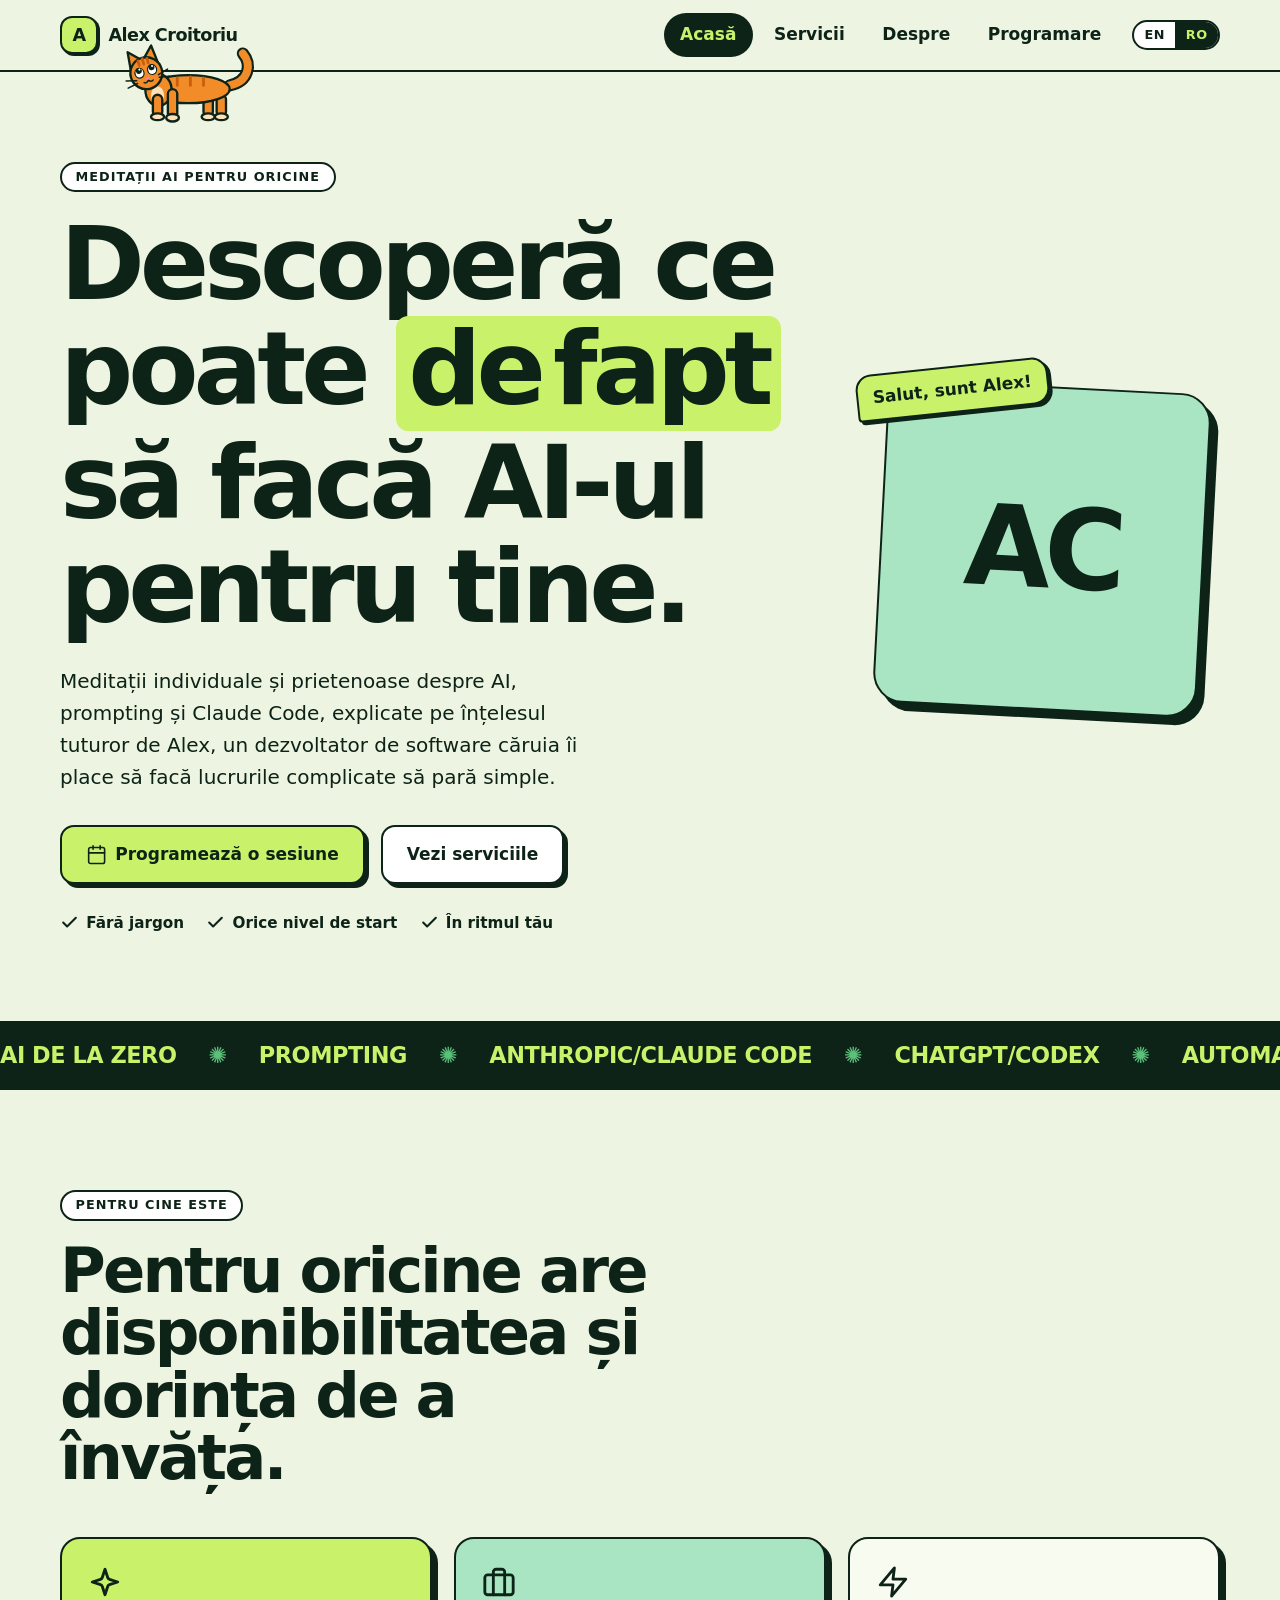
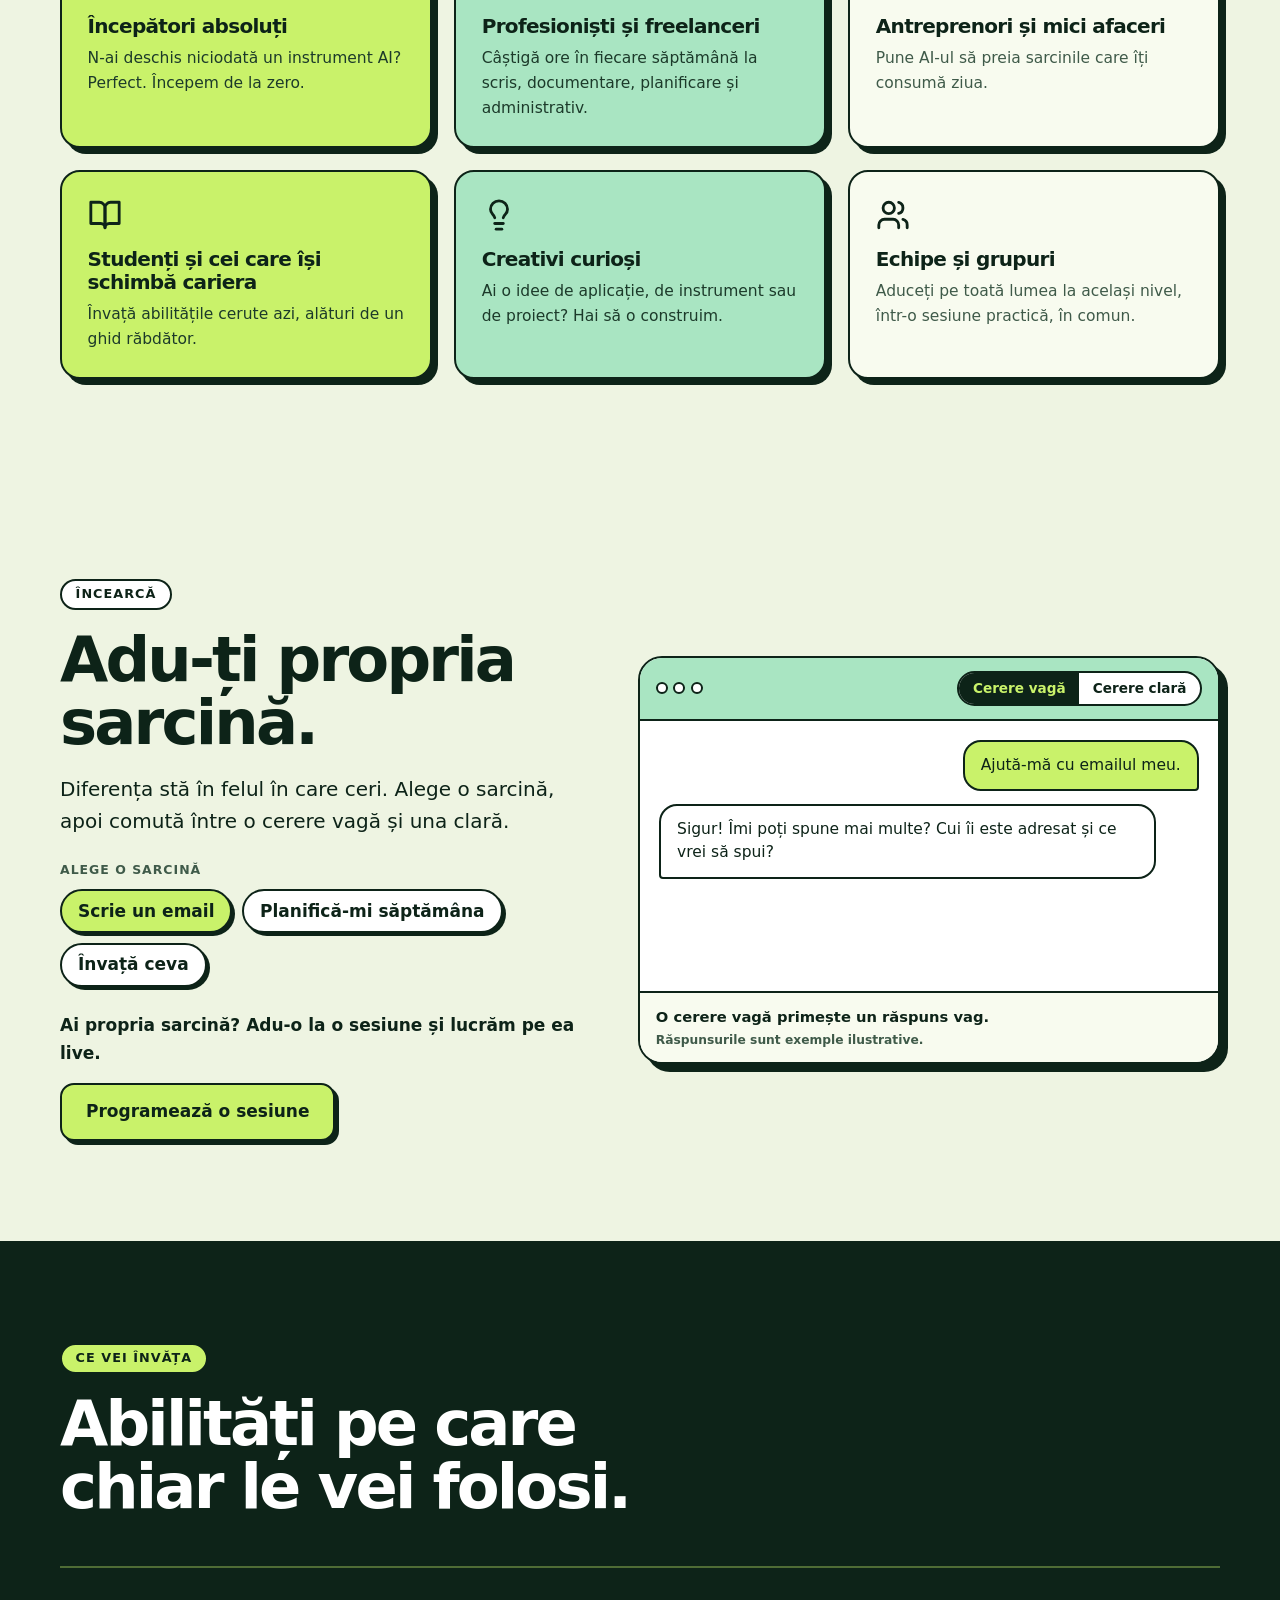
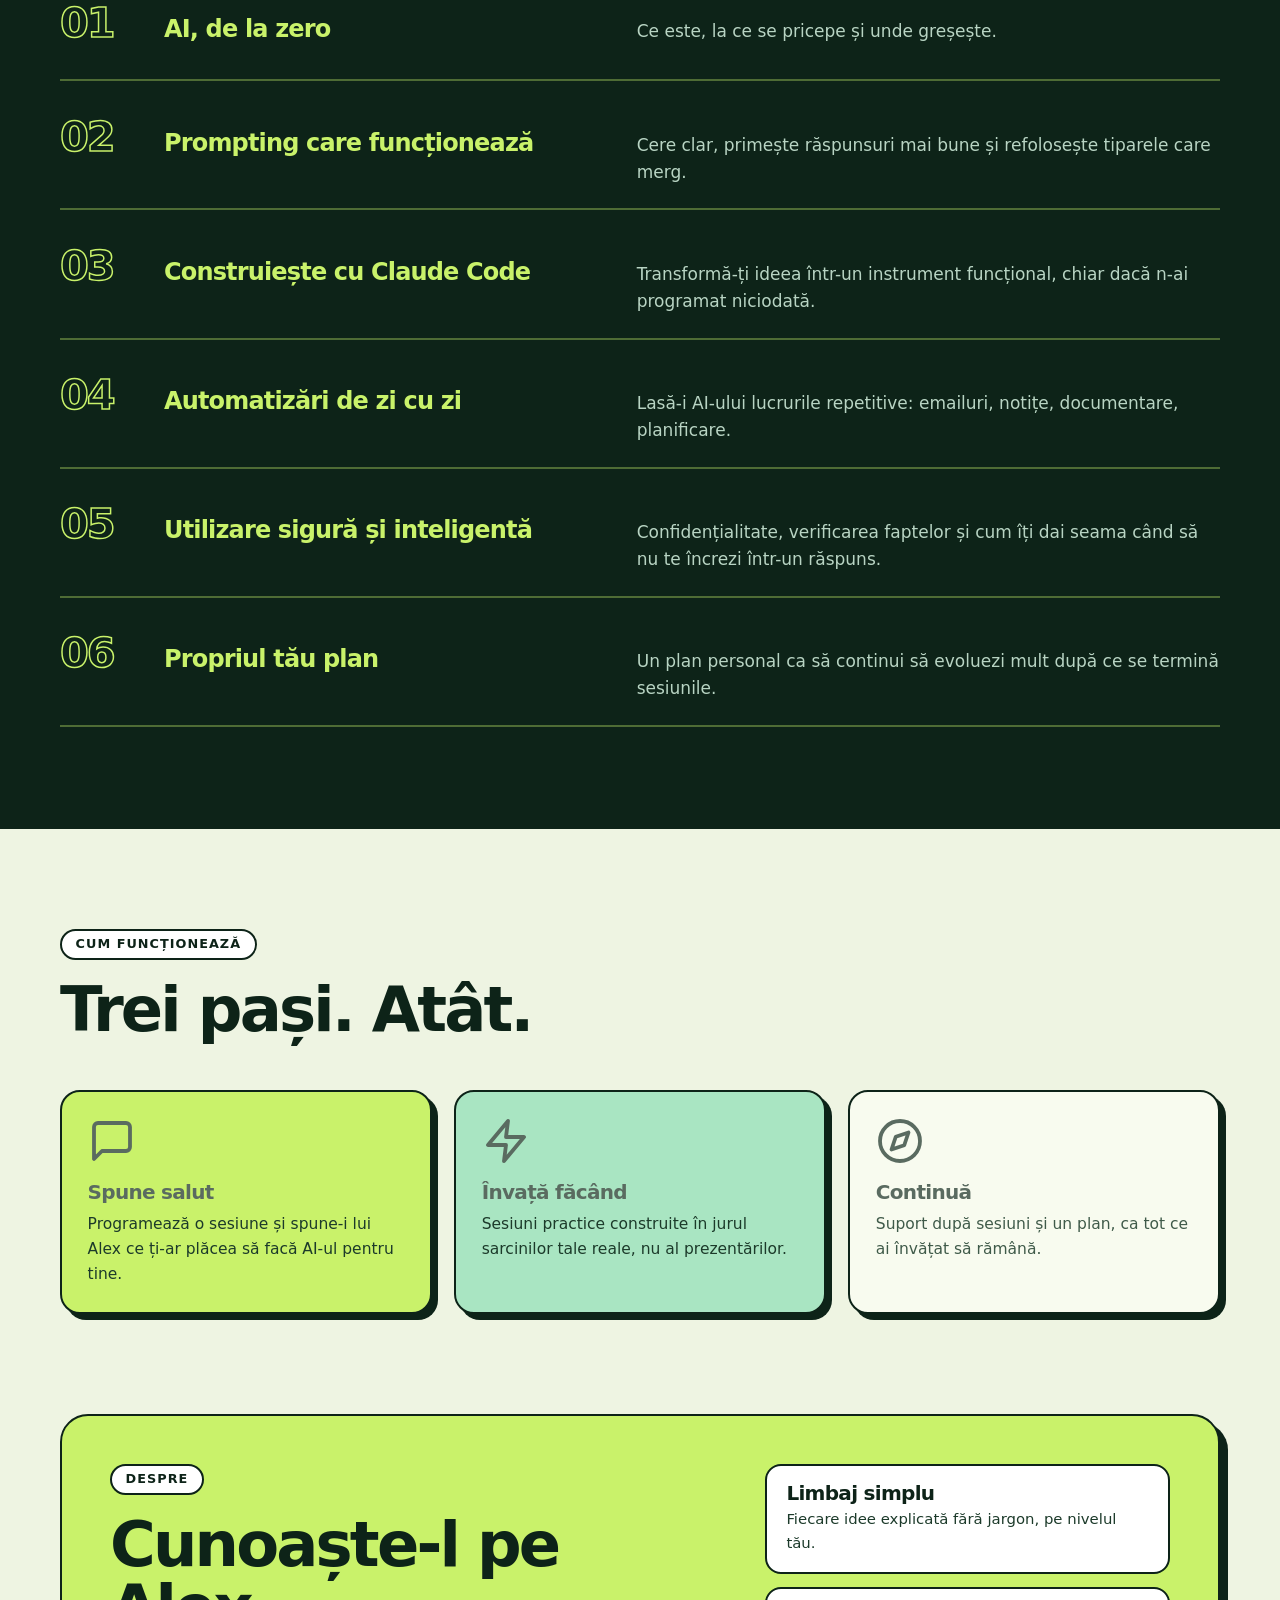
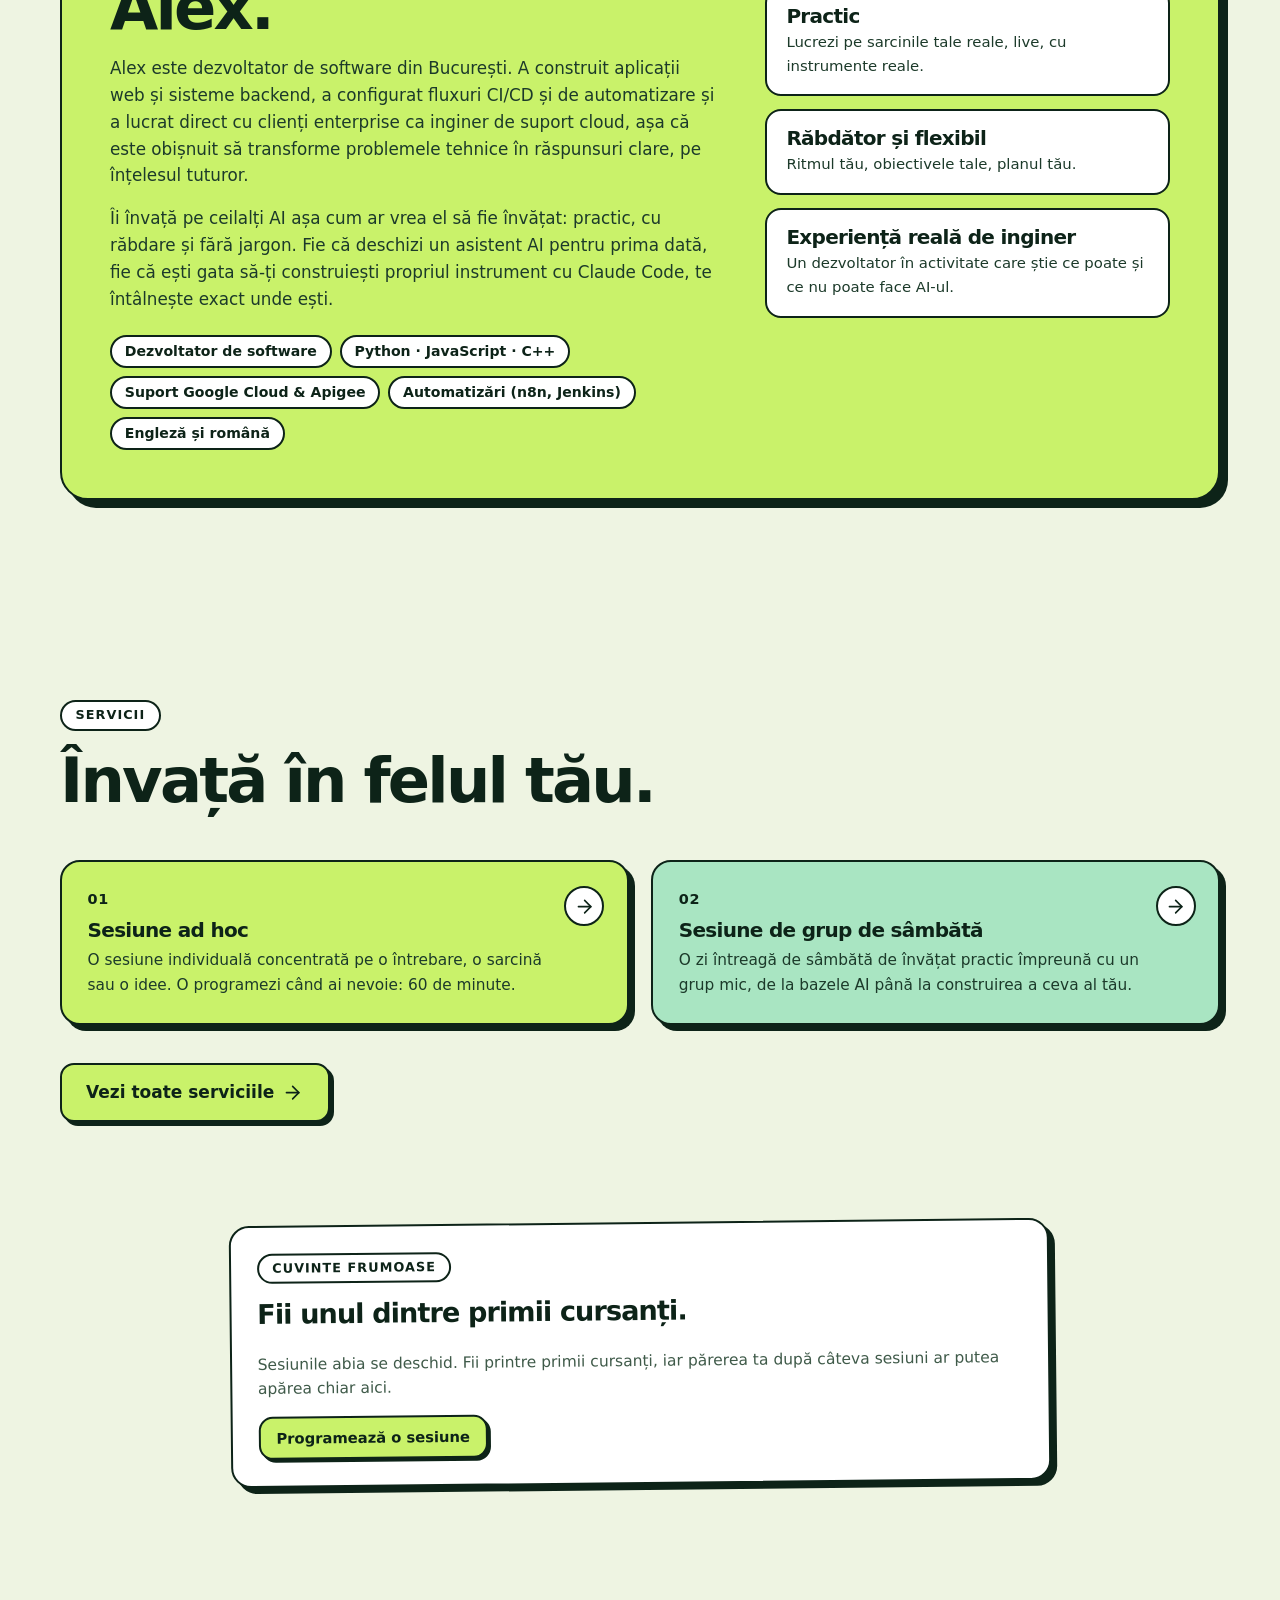
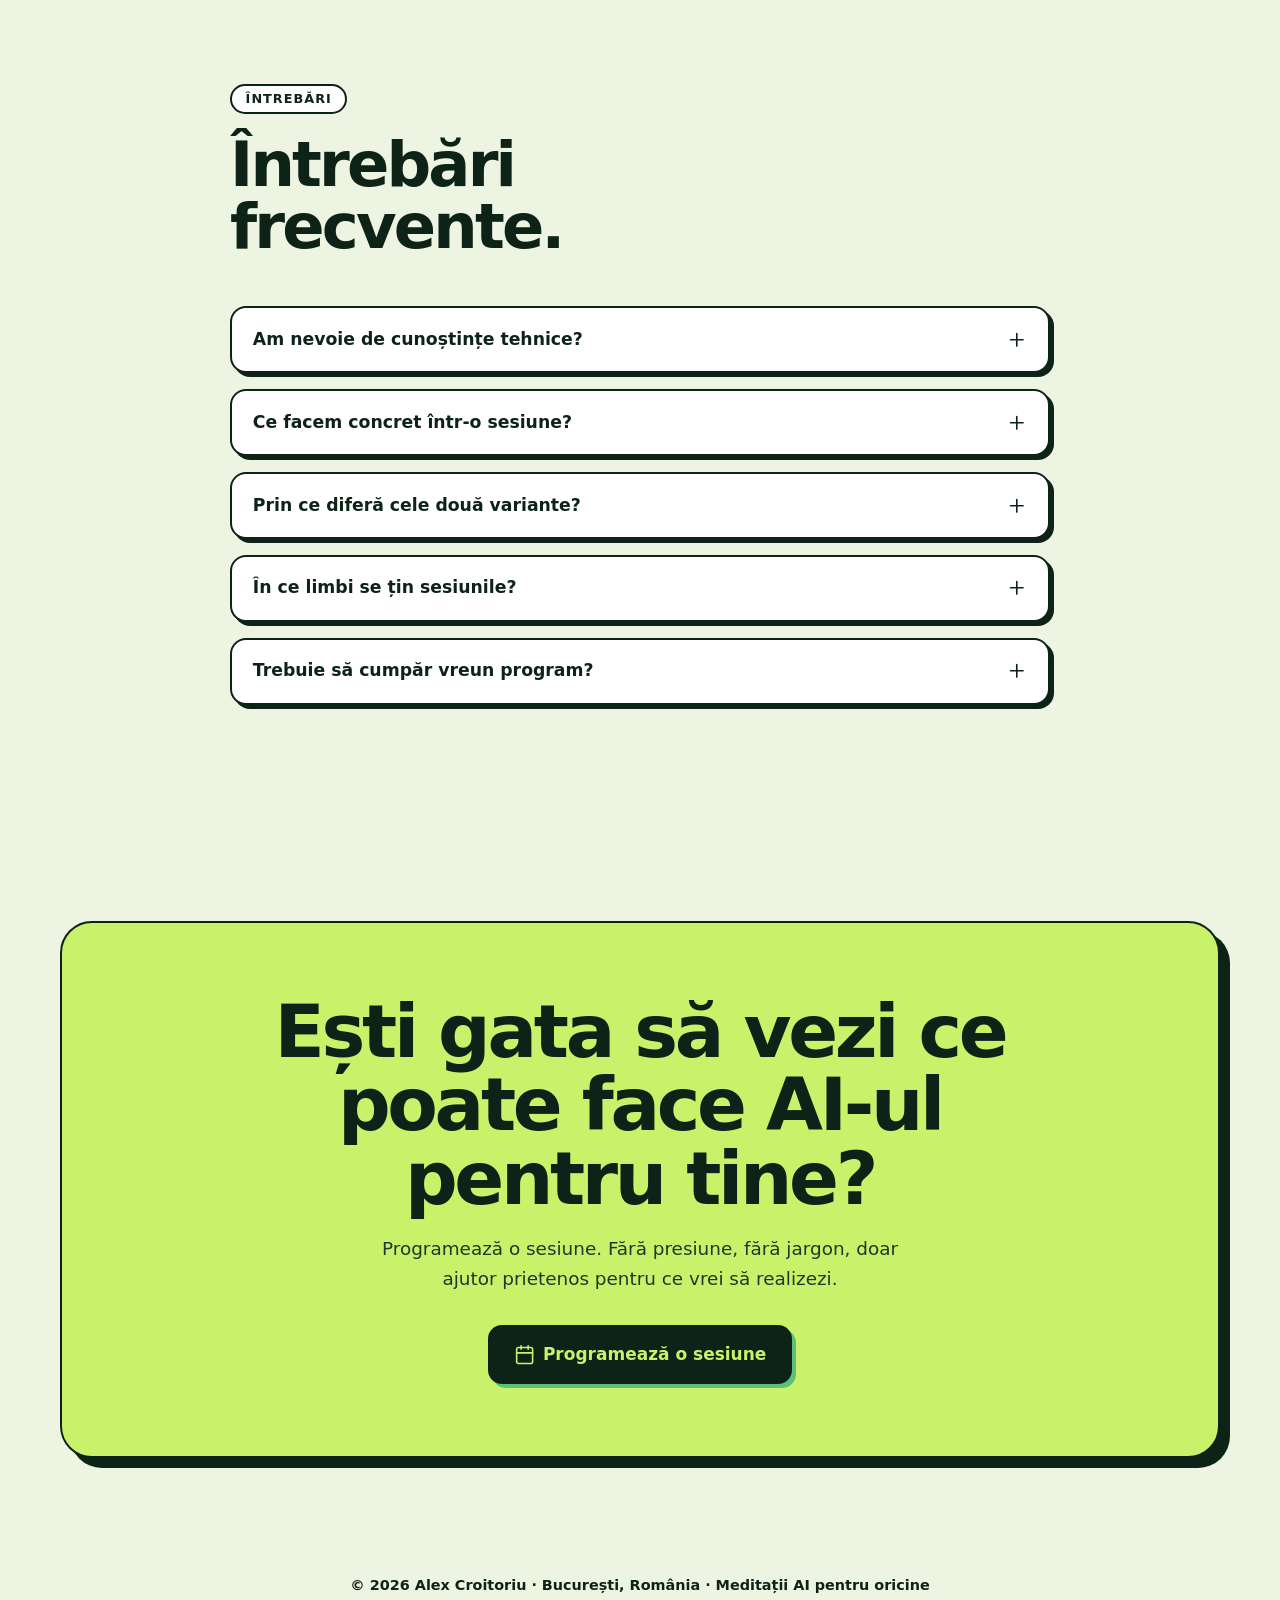
<file: index.html>
<!doctype html>
<html lang="ro">
<head>
<meta charset="utf-8">
<meta name="viewport" content="width=device-width, initial-scale=1">
<title>Alex Croitoriu · Meditații AI pentru oricine</title>
<meta name="description" content="Meditații individuale și prietenoase despre AI, prompting și Claude Code, explicate pe înțelesul tuturor de dezvoltatorul de software Alex Croitoriu.">
<link rel="canonical" href="https://andreeaioan97-maker.github.io/alex-ai-tutoring/">
<link rel="alternate" hreflang="en" href="https://andreeaioan97-maker.github.io/alex-ai-tutoring/en/">
<link rel="alternate" hreflang="ro" href="https://andreeaioan97-maker.github.io/alex-ai-tutoring/">
<link rel="alternate" hreflang="x-default" href="https://andreeaioan97-maker.github.io/alex-ai-tutoring/">
<meta property="og:title" content="Alex Croitoriu · Meditații AI pentru oricine">
<meta property="og:description" content="Meditații individuale și prietenoase despre AI, prompting și Claude Code, explicate pe înțelesul tuturor de dezvoltatorul de software Alex Croitoriu.">
<meta property="og:type" content="website">
<meta property="og:url" content="https://andreeaioan97-maker.github.io/alex-ai-tutoring/">
<meta property="og:locale" content="ro_RO">
<meta name="theme-color" content="#c9f26a">
<link rel="icon" href="data:image/svg+xml,%3Csvg xmlns='http://www.w3.org/2000/svg' viewBox='0 0 64 64'%3E%3Crect x='9' y='9' width='50' height='50' rx='13' fill='%230d2318'/%3E%3Crect x='4' y='4' width='50' height='50' rx='13' fill='%23c9f26a' stroke='%230d2318' stroke-width='4'/%3E%3Ctext x='29' y='41' text-anchor='middle' font-family='Arial,Helvetica,sans-serif' font-weight='900' font-size='32' fill='%230d2318'%3EA%3C/text%3E%3C/svg%3E">
<link rel="stylesheet" href="assets/style.css?v=4757fccb">
<script type="application/ld+json">{"@context":"https://schema.org","@type":"Person","name":"Alex Croitoriu","jobTitle":"Software developer & AI tutor","description":"Meditații individuale și prietenoase despre AI, prompting și Claude Code, explicate pe înțelesul tuturor de dezvoltatorul de software Alex Croitoriu.","url":"https://andreeaioan97-maker.github.io/alex-ai-tutoring/","knowsLanguage":["en","ro"],"address":{"@type":"PostalAddress","addressLocality":"Bucharest","addressCountry":"RO"}}</script>
</head>
<body class="page-home">
<svg width="0" height="0" style="position:absolute" aria-hidden="true"><defs><symbol id="i-sparkles" viewBox="0 0 24 24"><path d="m12 3-1.9 5.8a2 2 0 0 1-1.3 1.3L3 12l5.8 1.9a2 2 0 0 1 1.3 1.3L12 21l1.9-5.8a2 2 0 0 1 1.3-1.3L21 12l-5.8-1.9a2 2 0 0 1-1.3-1.3z"/></symbol><symbol id="i-briefcase" viewBox="0 0 24 24"><rect x="2" y="7" width="20" height="14" rx="2"/><path d="M16 21V5a2 2 0 0 0-2-2h-4a2 2 0 0 0-2 2v16"/></symbol><symbol id="i-zap" viewBox="0 0 24 24"><path d="M13 2 3 14h9l-1 8 10-12h-9l1-8z"/></symbol><symbol id="i-book" viewBox="0 0 24 24"><path d="M2 3h6a4 4 0 0 1 4 4v14a3 3 0 0 0-3-3H2z"/><path d="M22 3h-6a4 4 0 0 0-4 4v14a3 3 0 0 1 3-3h7z"/></symbol><symbol id="i-bulb" viewBox="0 0 24 24"><path d="M15 14c.2-1 .7-1.7 1.5-2.5 1-.9 1.5-2.2 1.5-3.5A6 6 0 0 0 6 8c0 1 .2 2.2 1.5 3.5.7.7 1.3 1.5 1.5 2.5"/><path d="M9 18h6"/><path d="M10 22h4"/></symbol><symbol id="i-users" viewBox="0 0 24 24"><path d="M16 21v-2a4 4 0 0 0-4-4H6a4 4 0 0 0-4 4v2"/><circle cx="9" cy="7" r="4"/><path d="M22 21v-2a4 4 0 0 0-3-3.87"/><path d="M16 3.13a4 4 0 0 1 0 7.75"/></symbol><symbol id="i-message" viewBox="0 0 24 24"><path d="M21 15a2 2 0 0 1-2 2H7l-4 4V5a2 2 0 0 1 2-2h14a2 2 0 0 1 2 2z"/></symbol><symbol id="i-code" viewBox="0 0 24 24"><path d="m16 18 6-6-6-6"/><path d="m8 6-6 6 6 6"/></symbol><symbol id="i-shield" viewBox="0 0 24 24"><path d="M12 22s8-4 8-10V5l-8-3-8 3v7c0 6 8 10 8 10z"/></symbol><symbol id="i-compass" viewBox="0 0 24 24"><circle cx="12" cy="12" r="10"/><path d="m16.24 7.76-2.12 6.36-6.36 2.12 2.12-6.36z"/></symbol><symbol id="i-check" viewBox="0 0 24 24"><path d="M20 6 9 17l-5-5"/></symbol><symbol id="i-arrow" viewBox="0 0 24 24"><path d="M5 12h14"/><path d="m12 5 7 7-7 7"/></symbol><symbol id="i-plus" viewBox="0 0 24 24"><path d="M12 5v14"/><path d="M5 12h14"/></symbol><symbol id="i-calendar" viewBox="0 0 24 24"><rect x="3" y="4" width="18" height="18" rx="2"/><path d="M16 2v4"/><path d="M8 2v4"/><path d="M3 10h18"/></symbol><symbol id="i-left" viewBox="0 0 24 24"><path d="m15 18-6-6 6-6"/></symbol><symbol id="i-right" viewBox="0 0 24 24"><path d="m9 18 6-6-6-6"/></symbol></defs></svg>

<header class="top"><div class="wrap bar">
  <a class="brand" href="index.html" aria-label="Alex Croitoriu"><span class="logo" aria-hidden="true">A</span><span class="nm" aria-hidden="true"><span class="w"><i style="--i:1">A</i><i style="--i:2">l</i><i style="--i:3">e</i><i style="--i:4">x</i></span> <span class="w"><i style="--i:5">C</i><i style="--i:6">r</i><i style="--i:7">o</i><i style="--i:8">i</i><i style="--i:9">t</i><i style="--i:10">o</i><i style="--i:11">r</i><i style="--i:12">i</i><i style="--i:13">u</i></span></span></a>
  <nav class="links" aria-label="Principal">
    <a href="index.html" data-nav="home" aria-current="page">Acasă</a>
    <a href="services.html">Servicii</a>
    <a href="index.html#about" data-nav="about">Despre</a>
    <a href="book.html">Programare</a>
  </nav>
  <div class="langs" role="group" aria-label="Limba"><a href="en/index.html" hreflang="en" lang="en" aria-label="English">EN</a><span aria-current="true" lang="ro">RO</span></div>
  <button class="menu-btn" aria-label="Meniu" aria-expanded="false"><span></span><span></span></button>
</div></header>
<div class="wrap cat-anchor"><svg class="cat" viewBox="0 0 160 80" aria-hidden="true"><g class="mv fadec"><g class="bw"><g class="pj" style="transform-origin:90px 76px"><g class="tailP" style="transform-origin:132px 42px"><path class="tail-k" d="M132 42 C152 38 156 20 146 8"/><path class="tail-o" d="M132 42 C152 38 156 20 146 8"/></g><rect class="o k" x="104" y="52" width="10" height="23" rx="5"/><rect class="o k" x="118" y="52" width="10" height="23" rx="5"/><ellipse class="l k" cx="109" cy="75.5" rx="7" ry="3.6"/><ellipse class="l k" cx="123" cy="75.5" rx="7" ry="3.6"/><g class="breathe" style="transform-origin:90px 62px"><ellipse class="o k" cx="88" cy="46" rx="44" ry="15"/><path class="stripe" d="M76 34v8M90 33v9M104 34v8"/></g><ellipse class="o k" cx="56" cy="47" rx="14" ry="17"/><ellipse class="l" cx="55" cy="53" rx="7" ry="10"/><rect class="o k" x="50" y="52" width="10" height="23" rx="5"/><ellipse class="l k" cx="55" cy="75.5" rx="7" ry="3.6"/><g class="paw" style="transform-origin:71px 48px"><rect class="o k" x="66" y="46" width="10" height="31" rx="5"/><ellipse class="l k" cx="71" cy="76.5" rx="6.8" ry="4"/></g><g transform="translate(43 29) rotate(-16)">
 <g class="ears" style="transform-origin:0 -10px"><path class="o k" d="M-15 -8 L-13 -27 L-1 -15 Z"/><path class="o k" d="M15 -8 L13 -27 L1 -15 Z"/></g><circle class="o k" r="17"/>
 <path class="stripe" d="M-5 -15v5M0 -16v6M5 -15v5"/>
 <g class="blink" style="transform-origin:0 -2px"><g class="look"><ellipse cx="-7" cy="-2" rx="4.8" ry="5.2" fill="#fff" stroke="#0d2318" stroke-width="1.3"/><ellipse cx="7" cy="-2" rx="4.8" ry="5.2" fill="#fff" stroke="#0d2318" stroke-width="1.3"/><circle class="eyef" cx="-7" cy="-4.6" r="3.2"/><circle class="eyef" cx="7" cy="-4.6" r="3.2"/><circle fill="#fff" cx="-6" cy="-5.7" r="1.1"/><circle fill="#fff" cx="8" cy="-5.7" r="1.1"/></g></g>
 <path class="nose" d="M-2.5 5 h5 l-2.5 3 z"/><path class="fine" d="M0 8 q-3 3 -5 1 M0 8 q3 3 5 1 M-12 5 l-11 -3 M-12 8 l-11 2 M12 5 l11 -3 M12 8 l11 2"/></g><path class="fine whoosh" d="M60 6 q7 -6 14 -1 M58 15 q9 -6 16 -1"/><path class="spark s1" d="M50 -6 l1.8 -4.6 l4.6 -1.8 l-4.6 -1.8 l-1.8 -4.6 l-1.8 4.6 l-4.6 1.8 l4.6 1.8z" transform="translate(0 6)"/><path class="spark s2" d="M70 -14 l1.4 -3.6 l3.6 -1.4 l-3.6 -1.4 l-1.4 -3.6 l-1.4 3.6 l-3.6 1.4 l3.6 1.4z" transform="translate(0 6)"/></g><ellipse class="dust" cx="50" cy="78" rx="6" ry="2.5"/><ellipse class="dust" cx="100" cy="78" rx="8" ry="2.5"/><ellipse class="dust" cx="130" cy="78" rx="5" ry="2"/></g></g></g></svg></div>
<main>
<section class="hero"><div class="wrap hero-grid">
  <div>
    <span class="label">Meditații AI pentru oricine</span>
    <h1>Descoperă ce poate <mark><span>de</span> <span>fapt</span></mark> să facă AI-ul pentru tine.</h1>
    <p class="lead">Meditații individuale și prietenoase despre AI, prompting și Claude Code, explicate pe înțelesul tuturor de Alex, un dezvoltator de software căruia îi place să facă lucrurile complicate să pară simple.</p>
    <div class="cta-row"><a class="btn" href="book.html"><svg class="ic " aria-hidden="true"><use href="#i-calendar"/></svg> Programează o sesiune</a><a class="btn btn-white" href="services.html">Vezi serviciile</a></div>
    <ul class="trust"><li><svg class="ic " aria-hidden="true"><use href="#i-check"/></svg>Fără jargon</li><li><svg class="ic " aria-hidden="true"><use href="#i-check"/></svg>Orice nivel de start</li><li><svg class="ic " aria-hidden="true"><use href="#i-check"/></svg>În ritmul tău</li></ul>
  </div>
  <div class="sticker-wrap">
    <div class="sticker" role="img" aria-label="Fotografia lui Alex (în curând)">AC</div>
    <span class="hi">Salut, sunt Alex!</span>
  </div>
</div></section>
<div class="strip" aria-hidden="true"><div class="strip-in"><span>AI de la zero</span><i>✺</i><span>Prompting</span><i>✺</i><span>Anthropic/Claude Code</span><i>✺</i><span>ChatGPT/Codex</span><i>✺</i><span>Automatizări</span><i>✺</i><span>Utilizare sigură</span><i>✺</i><span>Planul tău</span><i>✺</i><span>AI de la zero</span><i>✺</i><span>Prompting</span><i>✺</i><span>Anthropic/Claude Code</span><i>✺</i><span>ChatGPT/Codex</span><i>✺</i><span>Automatizări</span><i>✺</i><span>Utilizare sigură</span><i>✺</i><span>Planul tău</span><i>✺</i><span>AI de la zero</span><i>✺</i><span>Prompting</span><i>✺</i><span>Anthropic/Claude Code</span><i>✺</i><span>ChatGPT/Codex</span><i>✺</i><span>Automatizări</span><i>✺</i><span>Utilizare sigură</span><i>✺</i><span>Planul tău</span><i>✺</i><span>AI de la zero</span><i>✺</i><span>Prompting</span><i>✺</i><span>Anthropic/Claude Code</span><i>✺</i><span>ChatGPT/Codex</span><i>✺</i><span>Automatizări</span><i>✺</i><span>Utilizare sigură</span><i>✺</i><span>Planul tău</span><i>✺</i></div></div>

<section class="section"><div class="wrap">
  <div class="sec-head"><span class="label">Pentru cine este</span><h2>Pentru oricine are disponibilitatea și dorința de a învăța.</h2></div>
  <div class="cards"><article class="stk s0"><svg class="ic " aria-hidden="true"><use href="#i-sparkles"/></svg><h3>Începători absoluți</h3><p>N-ai deschis niciodată un instrument AI? Perfect. Începem de la zero.</p></article><article class="stk s1"><svg class="ic " aria-hidden="true"><use href="#i-briefcase"/></svg><h3>Profesioniști și freelanceri</h3><p>Câștigă ore în fiecare săptămână la scris, documentare, planificare și administrativ.</p></article><article class="stk s2"><svg class="ic " aria-hidden="true"><use href="#i-zap"/></svg><h3>Antreprenori și mici afaceri</h3><p>Pune AI-ul să preia sarcinile care îți consumă ziua.</p></article><article class="stk s0"><svg class="ic " aria-hidden="true"><use href="#i-book"/></svg><h3>Studenți și cei care își schimbă cariera</h3><p>Învață abilitățile cerute azi, alături de un ghid răbdător.</p></article><article class="stk s1"><svg class="ic " aria-hidden="true"><use href="#i-bulb"/></svg><h3>Creativi curioși</h3><p>Ai o idee de aplicație, de instrument sau de proiect? Hai să o construim.</p></article><article class="stk s2"><svg class="ic " aria-hidden="true"><use href="#i-users"/></svg><h3>Echipe și grupuri</h3><p>Aduceți pe toată lumea la același nivel, într-o sesiune practică, în comun.</p></article></div>
</div></section>


<section class="section" id="try"><div class="wrap">
  <div class="demo" data-demo>
    <div>
      <span class="label">Încearcă</span>
      <h2>Adu-ți propria sarcină.</h2>
      <p class="lead">Diferența stă în felul în care ceri. Alege o sarcină, apoi comută între o cerere vagă și una clară.</p>
      <p class="mini-label">Alege o sarcină</p>
      <div class="task-chips" role="group" aria-label="Alege o sarcină"><button type="button" class="chip-btn" data-task="0" aria-pressed="true">Scrie un email</button><button type="button" class="chip-btn" data-task="1" aria-pressed="false">Planifică-mi săptămâna</button><button type="button" class="chip-btn" data-task="2" aria-pressed="false">Învață ceva</button></div>
      <p class="own">Ai propria sarcină? Adu-o la o sesiune și lucrăm pe ea live.</p>
      <a class="btn" href="book.html">Programează o sesiune</a>
    </div>
    <div class="chat">
      <div class="chat-top">
        <div class="dots" aria-hidden="true"><i></i><i></i><i></i></div>
        <div class="seg" role="tablist"><button type="button" role="tab" data-mode="vague" aria-selected="true">Cerere vagă</button><button type="button" role="tab" data-mode="clear" aria-selected="false">Cerere clară</button></div>
      </div>
      <div class="chat-body" aria-live="polite"><div class="bub me" data-q>Ajută-mă cu emailul meu.</div><div class="bub ai" data-a>Sigur! Îmi poți spune mai multe? Cui îi este adresat și ce vrei să spui?</div></div>
      <p class="chat-note"><span data-note>O cerere vagă primește un răspuns vag.</span> <small>Răspunsurile sunt exemple ilustrative.</small></p>
    </div>
  </div>
  <script type="application/json" id="demo-data">{"tasks":[{"label":"Scrie un email","vague":{"q":"Ajută-mă cu emailul meu.","a":"Sigur! Îmi poți spune mai multe? Cui îi este adresat și ce vrei să spui?"},"clear":{"q":"Rescrie acest email către proprietarul apartamentului despre centrala stricată. Politicos, dar ferm, sub 100 de cuvinte.","a":"Bună ziua, vă scriu despre centrala care s-a defectat săptămâna trecută. Puteți programa o reparație până vineri? Vă rog să-mi spuneți ce oră vi se potrivește. Mulțumesc!"}},{"label":"Planifică-mi săptămâna","vague":{"q":"Planifică-mi săptămâna.","a":"Sigur! Iată un plan general: lucru dimineața, mișcare după-amiaza, relaxare seara. Spune-mi mai multe pentru un plan potrivit."},"clear":{"q":"Planifică-mi săptămâna: lucrez 9–17, vreau sală de 3 ori, 30 de minute de engleză pe zi și duminica liberă. Fă un tabel.","a":"Lu: Lucru · Engleză 30′ · Sală\nMa: Lucru · Engleză 30′\nMi: Lucru · Engleză 30′ · Sală\nJo: Lucru · Engleză 30′\nVi: Lucru · Engleză 30′ · Sală\nSâ: Engleză 30′\nDu: Liber ☀"}},{"label":"Învață ceva","vague":{"q":"Explică blockchain.","a":"Blockchain este o tehnologie de registru distribuit care înregistrează tranzacții pe multe computere folosind funcții hash criptografice și mecanisme de consens…"},"clear":{"q":"Explică blockchain-ul ca pentru un copil de 12 ani, în 3 propoziții, cu un exemplu din viața de zi cu zi.","a":"Imaginează-ți un caiet al clasei pe care îl are fiecare elev. Când cineva împrumută un creion, toți notează asta. Nimeni nu poate trișa, pentru că toate caietele trebuie să arate la fel."}}],"noteVague":"O cerere vagă primește un răspuns vag.","noteClear":"Același AI, o cerere clară, un răspuns mult mai bun. Asta îl învață Alex."}</script>
</div></section>

<section class="section inkband"><div class="wrap">
  <div class="sec-head"><span class="label light">Ce vei învăța</span><h2>Abilități pe care chiar le vei folosi.</h2></div>
  <ol class="lrows"><li><span class="n">01</span><h3>AI, de la zero</h3><p>Ce este, la ce se pricepe și unde greșește.</p></li><li><span class="n">02</span><h3>Prompting care funcționează</h3><p>Cere clar, primește răspunsuri mai bune și refolosește tiparele care merg.</p></li><li><span class="n">03</span><h3>Construiește cu Claude Code</h3><p>Transformă-ți ideea într-un instrument funcțional, chiar dacă n-ai programat niciodată.</p></li><li><span class="n">04</span><h3>Automatizări de zi cu zi</h3><p>Lasă-i AI-ului lucrurile repetitive: emailuri, notițe, documentare, planificare.</p></li><li><span class="n">05</span><h3>Utilizare sigură și inteligentă</h3><p>Confidențialitate, verificarea faptelor și cum îți dai seama când să nu te încrezi într-un răspuns.</p></li><li><span class="n">06</span><h3>Propriul tău plan</h3><p>Un plan personal ca să continui să evoluezi mult după ce se termină sesiunile.</p></li></ol>
</div></section>

<section class="section"><div class="wrap">
  <div class="sec-head"><span class="label">Cum funcționează</span><h2>Trei pași. Atât.</h2></div>
  <div class="cards c3 steps"><article class="stk s0"><svg class="ic step-ic" aria-hidden="true"><use href="#i-message"/></svg><h3>Spune salut</h3><p>Programează o sesiune și spune-i lui Alex ce ți-ar plăcea să facă AI-ul pentru tine.</p></article><article class="stk s1"><svg class="ic step-ic" aria-hidden="true"><use href="#i-zap"/></svg><h3>Învață făcând</h3><p>Sesiuni practice construite în jurul sarcinilor tale reale, nu al prezentărilor.</p></article><article class="stk s2"><svg class="ic step-ic" aria-hidden="true"><use href="#i-compass"/></svg><h3>Continuă</h3><p>Suport după sesiuni și un plan, ca tot ce ai învățat să rămână.</p></article></div>
</div></section>

<section class="section tight" id="about"><div class="wrap">
  <div class="about">
    <div>
      <span class="label">Despre</span>
      <h2>Cunoaște-l pe Alex.</h2>
      <p>Alex este dezvoltator de software din București. A construit aplicații web și sisteme backend, a configurat fluxuri CI/CD și de automatizare și a lucrat direct cu clienți enterprise ca inginer de suport cloud, așa că este obișnuit să transforme problemele tehnice în răspunsuri clare, pe înțelesul tuturor.</p><p>Îi învață pe ceilalți AI așa cum ar vrea el să fie învățat: practic, cu răbdare și fără jargon. Fie că deschizi un asistent AI pentru prima dată, fie că ești gata să-ți construiești propriul instrument cu Claude Code, te întâlnește exact unde ești.</p>
      <ul class="chips"><li>Dezvoltator de software</li><li>Python · JavaScript · C++</li><li>Suport Google Cloud &amp; Apigee</li><li>Automatizări (n8n, Jenkins)</li><li>Engleză și română</li></ul>
    </div>
    <div class="pillars"><div><h3>Limbaj simplu</h3><p>Fiecare idee explicată fără jargon, pe nivelul tău.</p></div><div><h3>Practic</h3><p>Lucrezi pe sarcinile tale reale, live, cu instrumente reale.</p></div><div><h3>Răbdător și flexibil</h3><p>Ritmul tău, obiectivele tale, planul tău.</p></div><div><h3>Experiență reală de inginer</h3><p>Un dezvoltator în activitate care știe ce poate și ce nu poate face AI-ul.</p></div></div>
  </div>
</div></section>

<section class="section"><div class="wrap">
  <div class="sec-head"><span class="label">Servicii</span><h2>Învață în felul tău.</h2></div>
  <div class="minis"><a class="mini s0" href="services.html"><span class="slabno">01</span><h3>Sesiune ad hoc</h3><p>O sesiune individuală concentrată pe o întrebare, o sarcină sau o idee. O programezi când ai nevoie: 60 de minute.</p><span class="go"><svg class="ic " aria-hidden="true"><use href="#i-arrow"/></svg></span></a><a class="mini s1" href="services.html"><span class="slabno">02</span><h3>Sesiune de grup de sâmbătă</h3><p>O zi întreagă de sâmbătă de învățat practic împreună cu un grup mic, de la bazele AI până la construirea a ceva al tău.</p><span class="go"><svg class="ic " aria-hidden="true"><use href="#i-arrow"/></svg></span></a></div>
  <p class="more"><a class="btn" href="services.html">Vezi toate serviciile <svg class="ic " aria-hidden="true"><use href="#i-arrow"/></svg></a></p>
</div></section>

<section class="section tight"><div class="wrap narrow">
  <div class="stk kind">
    <span class="label">Cuvinte frumoase</span>
    <h3>Fii unul dintre primii cursanți.</h3>
    <p>Sesiunile abia se deschid. Fii printre primii cursanți, iar părerea ta după câteva sesiuni ar putea apărea chiar aici.</p>
    <a class="btn btn-sm" href="book.html">Programează o sesiune</a>
  </div>
</div></section>


<section class="section"><div class="wrap narrow">
  <div class="sec-head"><span class="label">Întrebări</span><h2>Întrebări frecvente.</h2></div>
  <div class="faq"><details><summary><span>Am nevoie de cunoștințe tehnice?</span><svg class="ic " aria-hidden="true"><use href="#i-plus"/></svg></summary><p>Deloc. Alex lucrează atât cu începători absoluți, cât și cu profesioniști cu experiență și pornește de unde ești tu.</p></details><details><summary><span>Ce facem concret într-o sesiune?</span><svg class="ic " aria-hidden="true"><use href="#i-plus"/></svg></summary><p>Pornim de la ceva ce vrei să rezolvi (un text, un plan, o documentare, o idee) și lucrăm împreună, live, cu instrumente AI reale.</p></details><details><summary><span>Prin ce diferă cele două variante?</span><svg class="ic " aria-hidden="true"><use href="#i-plus"/></svg></summary><p>Sesiunea ad hoc este individuală, de 60 de minute, și o programezi când ai nevoie. Sesiunea de grup este o sâmbătă întreagă, de 8 ore, cu un grup mic.</p></details><details><summary><span>În ce limbi se țin sesiunile?</span><svg class="ic " aria-hidden="true"><use href="#i-plus"/></svg></summary><p>În engleză sau în română, cea în care te simți mai confortabil.</p></details><details><summary><span>Trebuie să cumpăr vreun program?</span><svg class="ic " aria-hidden="true"><use href="#i-plus"/></svg></summary><p>Multe instrumente AI au versiuni gratuite. Alex te ajută să afli de ce ai nevoie cu adevărat înainte să cheltuiești ceva.</p></details></div>
</div></section>

<section class="section"><div class="wrap">
  <div class="cta">
    <h2>Ești gata să vezi ce poate face AI-ul pentru tine?</h2>
    <p>Programează o sesiune. Fără presiune, fără jargon, doar ajutor prietenos pentru ce vrei să realizezi.</p>
    <a class="btn btn-ink" href="book.html"><svg class="ic " aria-hidden="true"><use href="#i-calendar"/></svg> Programează o sesiune</a>
  </div>
</div></section>
</main>
<footer class="foot"><div class="wrap">© 2026 Alex Croitoriu · București, România · Meditații AI pentru oricine</div></footer>
<script src="assets/config.js?v=6dcd5f30"></script>
<script src="assets/site.js?v=9d1f6f69"></script>
</body>
</html>
</file>
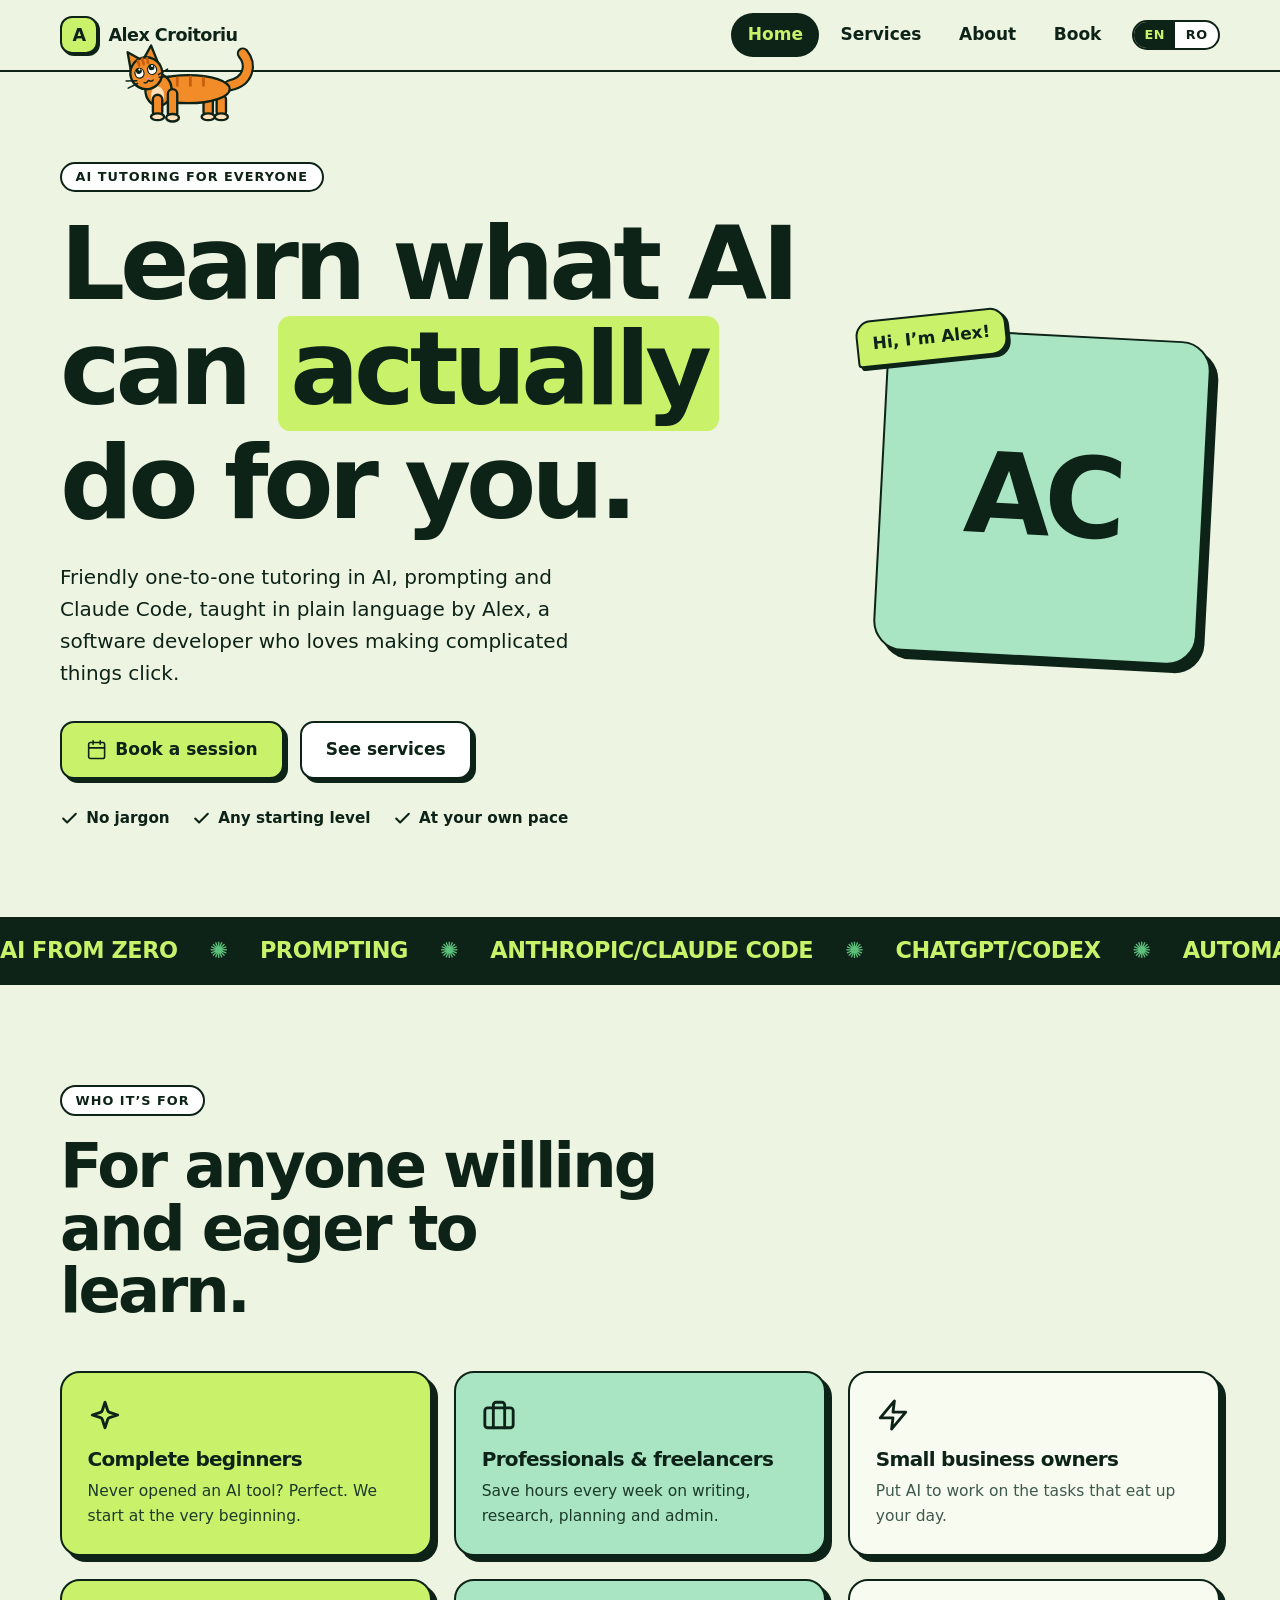
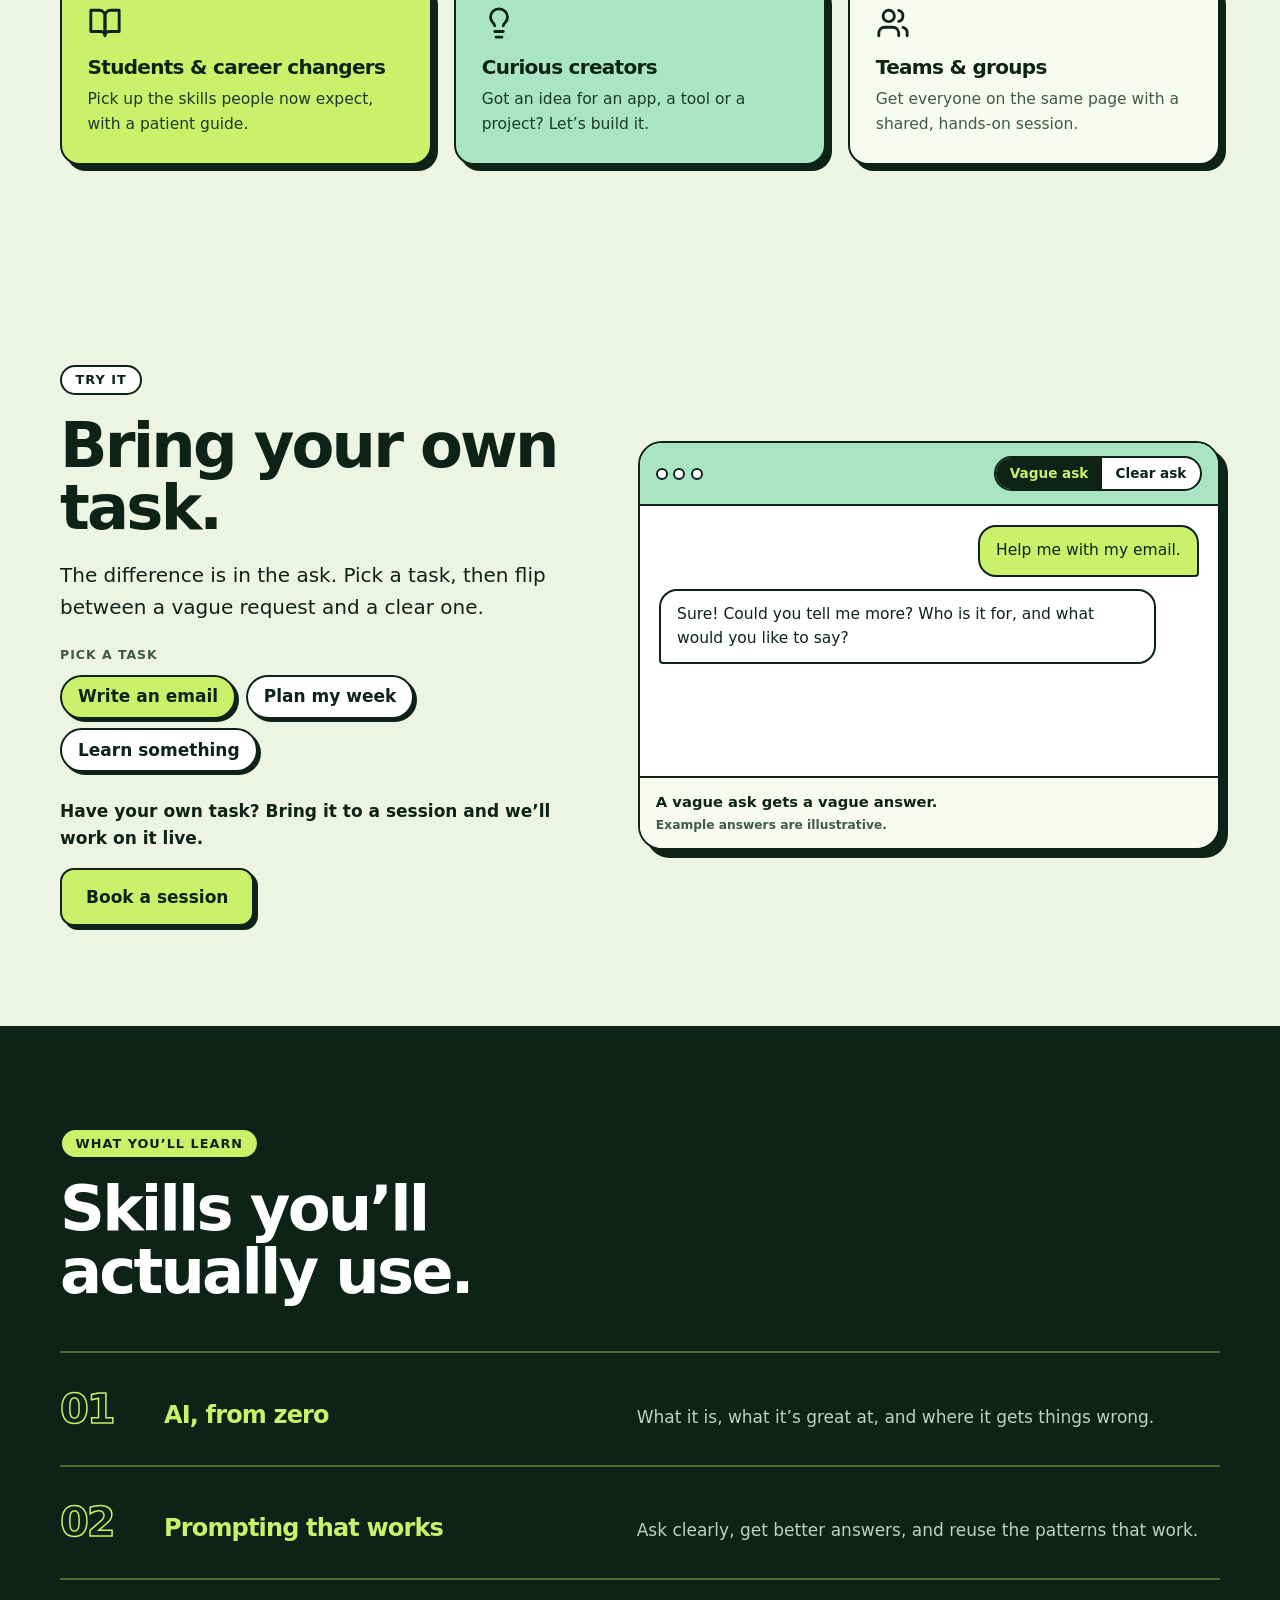
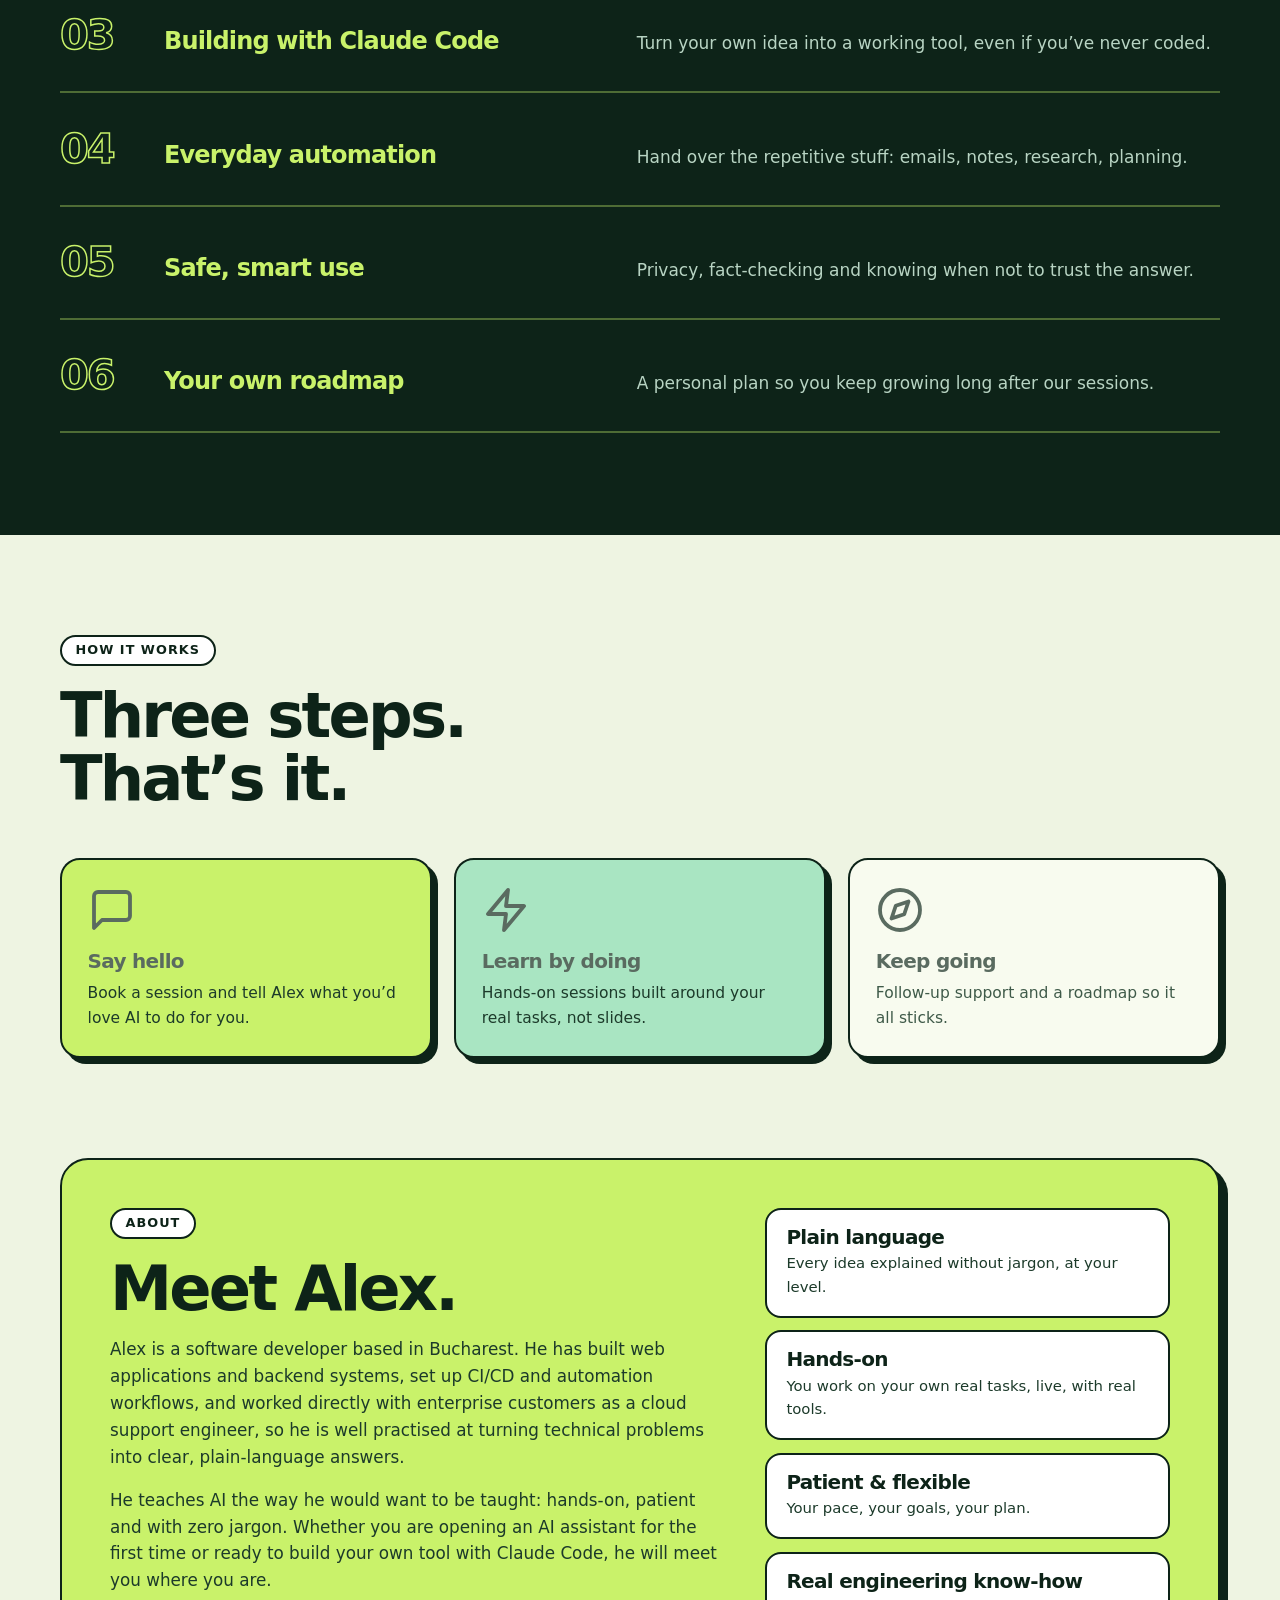
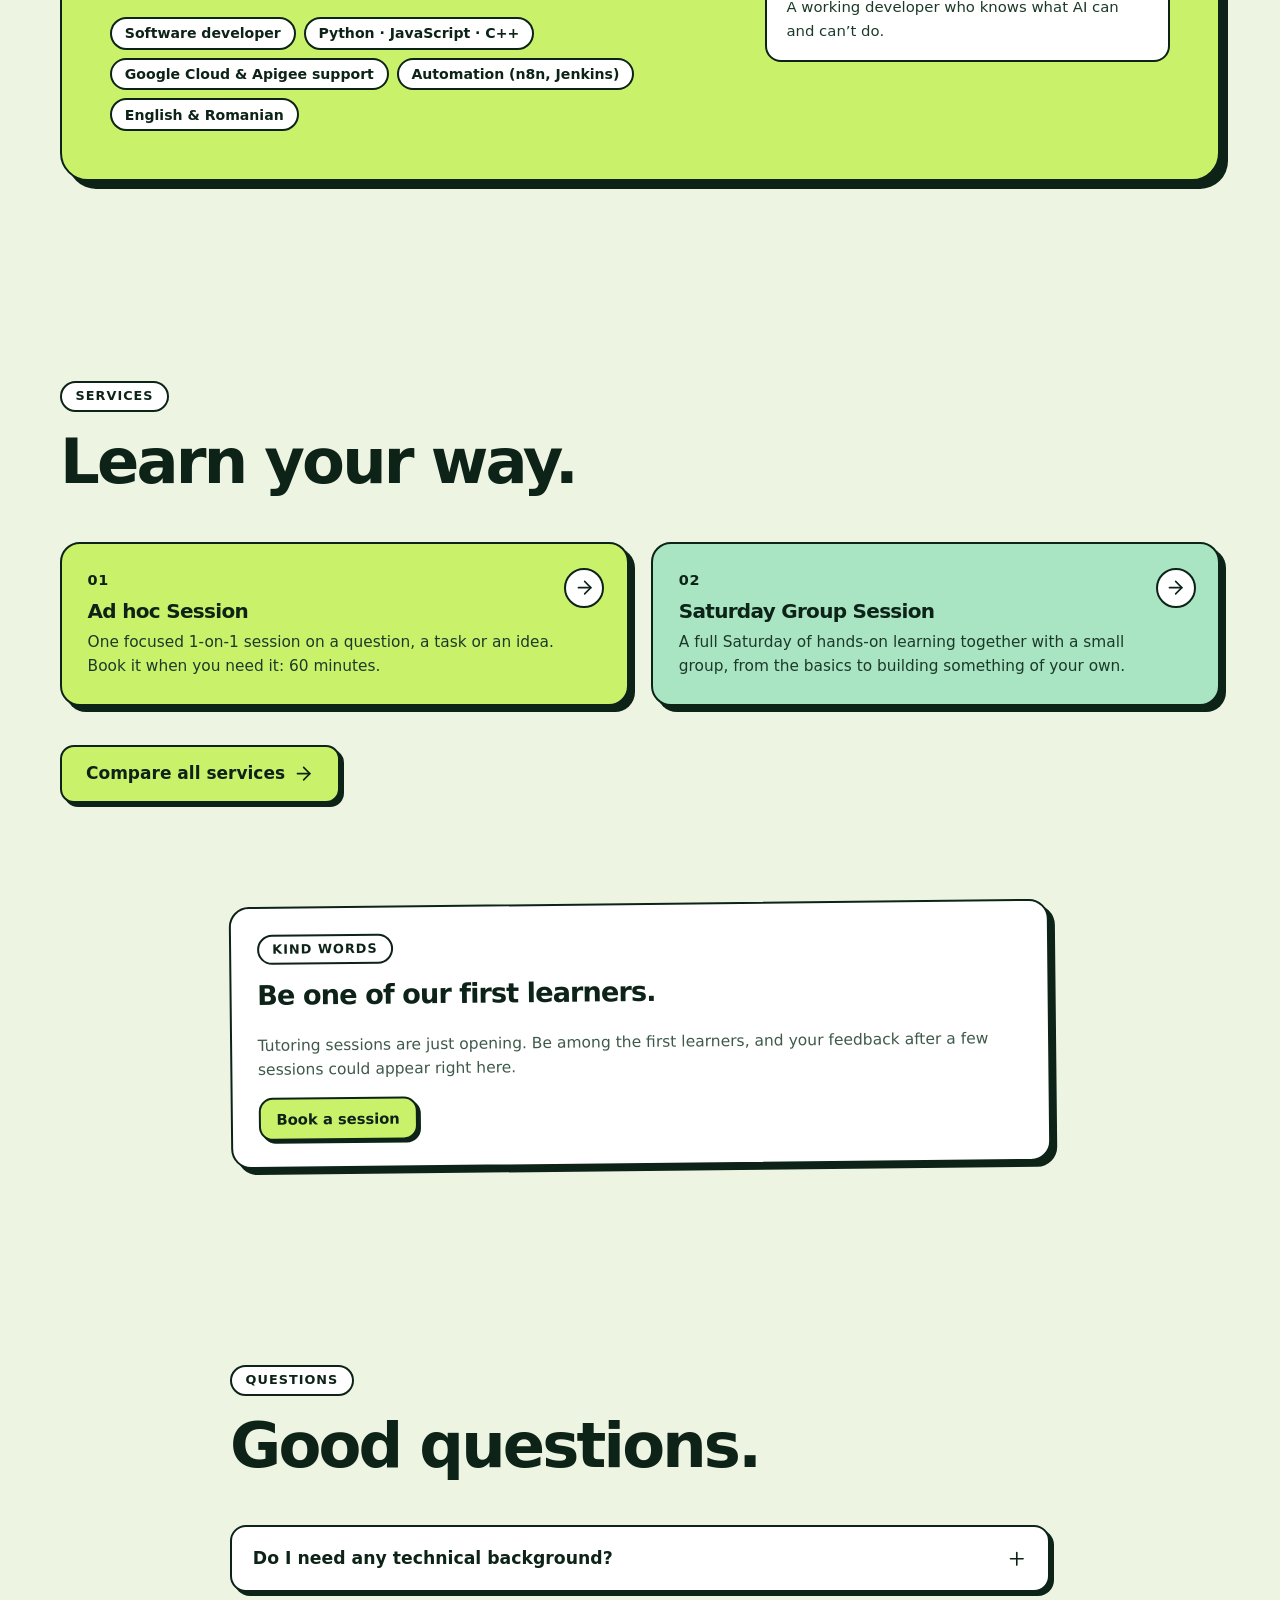
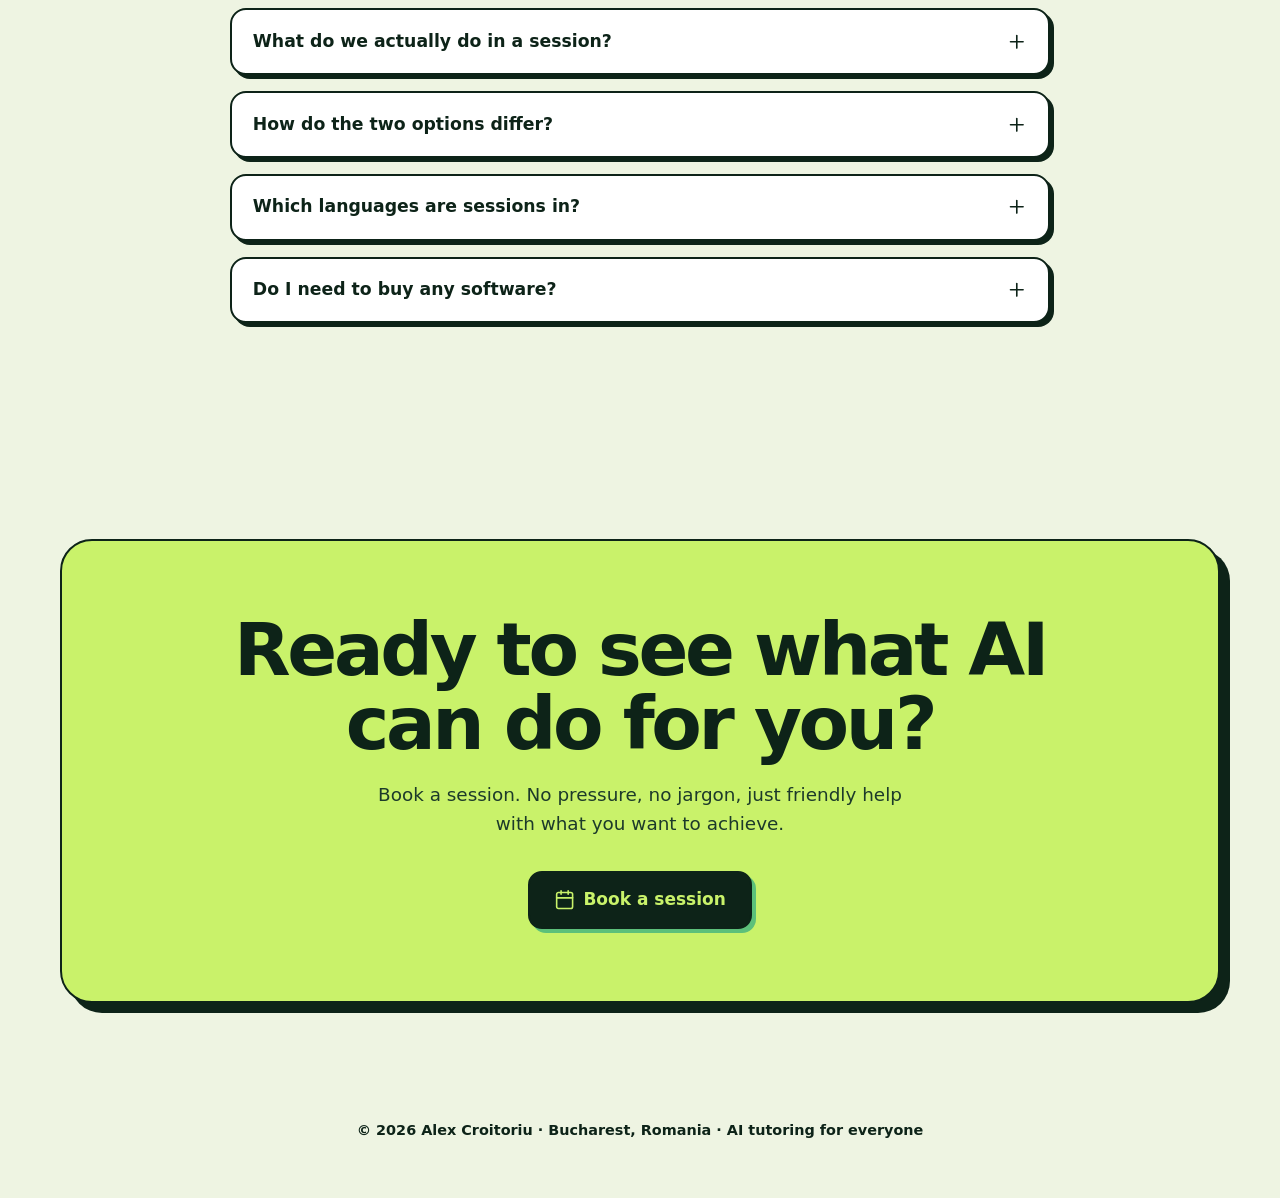
<file: en/index.html>
<!doctype html>
<html lang="en">
<head>
<meta charset="utf-8">
<meta name="viewport" content="width=device-width, initial-scale=1">
<title>Alex Croitoriu · AI tutoring for everyone</title>
<meta name="description" content="Friendly one-to-one tutoring in AI, prompting and Claude Code, taught in plain language by software developer Alex Croitoriu.">
<link rel="canonical" href="https://andreeaioan97-maker.github.io/alex-ai-tutoring/en/">
<link rel="alternate" hreflang="en" href="https://andreeaioan97-maker.github.io/alex-ai-tutoring/en/">
<link rel="alternate" hreflang="ro" href="https://andreeaioan97-maker.github.io/alex-ai-tutoring/">
<link rel="alternate" hreflang="x-default" href="https://andreeaioan97-maker.github.io/alex-ai-tutoring/">
<meta property="og:title" content="Alex Croitoriu · AI tutoring for everyone">
<meta property="og:description" content="Friendly one-to-one tutoring in AI, prompting and Claude Code, taught in plain language by software developer Alex Croitoriu.">
<meta property="og:type" content="website">
<meta property="og:url" content="https://andreeaioan97-maker.github.io/alex-ai-tutoring/en/">
<meta property="og:locale" content="en_US">
<meta name="theme-color" content="#c9f26a">
<link rel="icon" href="data:image/svg+xml,%3Csvg xmlns='http://www.w3.org/2000/svg' viewBox='0 0 64 64'%3E%3Crect x='9' y='9' width='50' height='50' rx='13' fill='%230d2318'/%3E%3Crect x='4' y='4' width='50' height='50' rx='13' fill='%23c9f26a' stroke='%230d2318' stroke-width='4'/%3E%3Ctext x='29' y='41' text-anchor='middle' font-family='Arial,Helvetica,sans-serif' font-weight='900' font-size='32' fill='%230d2318'%3EA%3C/text%3E%3C/svg%3E">
<link rel="stylesheet" href="../assets/style.css?v=4757fccb">
<script type="application/ld+json">{"@context":"https://schema.org","@type":"Person","name":"Alex Croitoriu","jobTitle":"Software developer & AI tutor","description":"Friendly one-to-one tutoring in AI, prompting and Claude Code, taught in plain language by software developer Alex Croitoriu.","url":"https://andreeaioan97-maker.github.io/alex-ai-tutoring/en/","knowsLanguage":["en","ro"],"address":{"@type":"PostalAddress","addressLocality":"Bucharest","addressCountry":"RO"}}</script>
</head>
<body class="page-home">
<svg width="0" height="0" style="position:absolute" aria-hidden="true"><defs><symbol id="i-sparkles" viewBox="0 0 24 24"><path d="m12 3-1.9 5.8a2 2 0 0 1-1.3 1.3L3 12l5.8 1.9a2 2 0 0 1 1.3 1.3L12 21l1.9-5.8a2 2 0 0 1 1.3-1.3L21 12l-5.8-1.9a2 2 0 0 1-1.3-1.3z"/></symbol><symbol id="i-briefcase" viewBox="0 0 24 24"><rect x="2" y="7" width="20" height="14" rx="2"/><path d="M16 21V5a2 2 0 0 0-2-2h-4a2 2 0 0 0-2 2v16"/></symbol><symbol id="i-zap" viewBox="0 0 24 24"><path d="M13 2 3 14h9l-1 8 10-12h-9l1-8z"/></symbol><symbol id="i-book" viewBox="0 0 24 24"><path d="M2 3h6a4 4 0 0 1 4 4v14a3 3 0 0 0-3-3H2z"/><path d="M22 3h-6a4 4 0 0 0-4 4v14a3 3 0 0 1 3-3h7z"/></symbol><symbol id="i-bulb" viewBox="0 0 24 24"><path d="M15 14c.2-1 .7-1.7 1.5-2.5 1-.9 1.5-2.2 1.5-3.5A6 6 0 0 0 6 8c0 1 .2 2.2 1.5 3.5.7.7 1.3 1.5 1.5 2.5"/><path d="M9 18h6"/><path d="M10 22h4"/></symbol><symbol id="i-users" viewBox="0 0 24 24"><path d="M16 21v-2a4 4 0 0 0-4-4H6a4 4 0 0 0-4 4v2"/><circle cx="9" cy="7" r="4"/><path d="M22 21v-2a4 4 0 0 0-3-3.87"/><path d="M16 3.13a4 4 0 0 1 0 7.75"/></symbol><symbol id="i-message" viewBox="0 0 24 24"><path d="M21 15a2 2 0 0 1-2 2H7l-4 4V5a2 2 0 0 1 2-2h14a2 2 0 0 1 2 2z"/></symbol><symbol id="i-code" viewBox="0 0 24 24"><path d="m16 18 6-6-6-6"/><path d="m8 6-6 6 6 6"/></symbol><symbol id="i-shield" viewBox="0 0 24 24"><path d="M12 22s8-4 8-10V5l-8-3-8 3v7c0 6 8 10 8 10z"/></symbol><symbol id="i-compass" viewBox="0 0 24 24"><circle cx="12" cy="12" r="10"/><path d="m16.24 7.76-2.12 6.36-6.36 2.12 2.12-6.36z"/></symbol><symbol id="i-check" viewBox="0 0 24 24"><path d="M20 6 9 17l-5-5"/></symbol><symbol id="i-arrow" viewBox="0 0 24 24"><path d="M5 12h14"/><path d="m12 5 7 7-7 7"/></symbol><symbol id="i-plus" viewBox="0 0 24 24"><path d="M12 5v14"/><path d="M5 12h14"/></symbol><symbol id="i-calendar" viewBox="0 0 24 24"><rect x="3" y="4" width="18" height="18" rx="2"/><path d="M16 2v4"/><path d="M8 2v4"/><path d="M3 10h18"/></symbol><symbol id="i-left" viewBox="0 0 24 24"><path d="m15 18-6-6 6-6"/></symbol><symbol id="i-right" viewBox="0 0 24 24"><path d="m9 18 6-6-6-6"/></symbol></defs></svg>

<header class="top"><div class="wrap bar">
  <a class="brand" href="index.html" aria-label="Alex Croitoriu"><span class="logo" aria-hidden="true">A</span><span class="nm" aria-hidden="true"><span class="w"><i style="--i:1">A</i><i style="--i:2">l</i><i style="--i:3">e</i><i style="--i:4">x</i></span> <span class="w"><i style="--i:5">C</i><i style="--i:6">r</i><i style="--i:7">o</i><i style="--i:8">i</i><i style="--i:9">t</i><i style="--i:10">o</i><i style="--i:11">r</i><i style="--i:12">i</i><i style="--i:13">u</i></span></span></a>
  <nav class="links" aria-label="Main">
    <a href="index.html" data-nav="home" aria-current="page">Home</a>
    <a href="services.html">Services</a>
    <a href="index.html#about" data-nav="about">About</a>
    <a href="book.html">Book</a>
  </nav>
  <div class="langs" role="group" aria-label="Language"><span aria-current="true" lang="en">EN</span><a href="../index.html" hreflang="ro" lang="ro" aria-label="Română">RO</a></div>
  <button class="menu-btn" aria-label="Menu" aria-expanded="false"><span></span><span></span></button>
</div></header>
<div class="wrap cat-anchor"><svg class="cat" viewBox="0 0 160 80" aria-hidden="true"><g class="mv fadec"><g class="bw"><g class="pj" style="transform-origin:90px 76px"><g class="tailP" style="transform-origin:132px 42px"><path class="tail-k" d="M132 42 C152 38 156 20 146 8"/><path class="tail-o" d="M132 42 C152 38 156 20 146 8"/></g><rect class="o k" x="104" y="52" width="10" height="23" rx="5"/><rect class="o k" x="118" y="52" width="10" height="23" rx="5"/><ellipse class="l k" cx="109" cy="75.5" rx="7" ry="3.6"/><ellipse class="l k" cx="123" cy="75.5" rx="7" ry="3.6"/><g class="breathe" style="transform-origin:90px 62px"><ellipse class="o k" cx="88" cy="46" rx="44" ry="15"/><path class="stripe" d="M76 34v8M90 33v9M104 34v8"/></g><ellipse class="o k" cx="56" cy="47" rx="14" ry="17"/><ellipse class="l" cx="55" cy="53" rx="7" ry="10"/><rect class="o k" x="50" y="52" width="10" height="23" rx="5"/><ellipse class="l k" cx="55" cy="75.5" rx="7" ry="3.6"/><g class="paw" style="transform-origin:71px 48px"><rect class="o k" x="66" y="46" width="10" height="31" rx="5"/><ellipse class="l k" cx="71" cy="76.5" rx="6.8" ry="4"/></g><g transform="translate(43 29) rotate(-16)">
 <g class="ears" style="transform-origin:0 -10px"><path class="o k" d="M-15 -8 L-13 -27 L-1 -15 Z"/><path class="o k" d="M15 -8 L13 -27 L1 -15 Z"/></g><circle class="o k" r="17"/>
 <path class="stripe" d="M-5 -15v5M0 -16v6M5 -15v5"/>
 <g class="blink" style="transform-origin:0 -2px"><g class="look"><ellipse cx="-7" cy="-2" rx="4.8" ry="5.2" fill="#fff" stroke="#0d2318" stroke-width="1.3"/><ellipse cx="7" cy="-2" rx="4.8" ry="5.2" fill="#fff" stroke="#0d2318" stroke-width="1.3"/><circle class="eyef" cx="-7" cy="-4.6" r="3.2"/><circle class="eyef" cx="7" cy="-4.6" r="3.2"/><circle fill="#fff" cx="-6" cy="-5.7" r="1.1"/><circle fill="#fff" cx="8" cy="-5.7" r="1.1"/></g></g>
 <path class="nose" d="M-2.5 5 h5 l-2.5 3 z"/><path class="fine" d="M0 8 q-3 3 -5 1 M0 8 q3 3 5 1 M-12 5 l-11 -3 M-12 8 l-11 2 M12 5 l11 -3 M12 8 l11 2"/></g><path class="fine whoosh" d="M60 6 q7 -6 14 -1 M58 15 q9 -6 16 -1"/><path class="spark s1" d="M50 -6 l1.8 -4.6 l4.6 -1.8 l-4.6 -1.8 l-1.8 -4.6 l-1.8 4.6 l-4.6 1.8 l4.6 1.8z" transform="translate(0 6)"/><path class="spark s2" d="M70 -14 l1.4 -3.6 l3.6 -1.4 l-3.6 -1.4 l-1.4 -3.6 l-1.4 3.6 l-3.6 1.4 l3.6 1.4z" transform="translate(0 6)"/></g><ellipse class="dust" cx="50" cy="78" rx="6" ry="2.5"/><ellipse class="dust" cx="100" cy="78" rx="8" ry="2.5"/><ellipse class="dust" cx="130" cy="78" rx="5" ry="2"/></g></g></g></svg></div>
<main>
<section class="hero"><div class="wrap hero-grid">
  <div>
    <span class="label">AI tutoring for everyone</span>
    <h1>Learn what AI can <mark><span>actually</span></mark> do for you.</h1>
    <p class="lead">Friendly one-to-one tutoring in AI, prompting and Claude Code, taught in plain language by Alex, a software developer who loves making complicated things click.</p>
    <div class="cta-row"><a class="btn" href="book.html"><svg class="ic " aria-hidden="true"><use href="#i-calendar"/></svg> Book a session</a><a class="btn btn-white" href="services.html">See services</a></div>
    <ul class="trust"><li><svg class="ic " aria-hidden="true"><use href="#i-check"/></svg>No jargon</li><li><svg class="ic " aria-hidden="true"><use href="#i-check"/></svg>Any starting level</li><li><svg class="ic " aria-hidden="true"><use href="#i-check"/></svg>At your own pace</li></ul>
  </div>
  <div class="sticker-wrap">
    <div class="sticker" role="img" aria-label="Photo of Alex (coming soon)">AC</div>
    <span class="hi">Hi, I’m Alex!</span>
  </div>
</div></section>
<div class="strip" aria-hidden="true"><div class="strip-in"><span>AI from zero</span><i>✺</i><span>Prompting</span><i>✺</i><span>Anthropic/Claude Code</span><i>✺</i><span>ChatGPT/Codex</span><i>✺</i><span>Automation</span><i>✺</i><span>Safe use</span><i>✺</i><span>Your roadmap</span><i>✺</i><span>AI from zero</span><i>✺</i><span>Prompting</span><i>✺</i><span>Anthropic/Claude Code</span><i>✺</i><span>ChatGPT/Codex</span><i>✺</i><span>Automation</span><i>✺</i><span>Safe use</span><i>✺</i><span>Your roadmap</span><i>✺</i><span>AI from zero</span><i>✺</i><span>Prompting</span><i>✺</i><span>Anthropic/Claude Code</span><i>✺</i><span>ChatGPT/Codex</span><i>✺</i><span>Automation</span><i>✺</i><span>Safe use</span><i>✺</i><span>Your roadmap</span><i>✺</i><span>AI from zero</span><i>✺</i><span>Prompting</span><i>✺</i><span>Anthropic/Claude Code</span><i>✺</i><span>ChatGPT/Codex</span><i>✺</i><span>Automation</span><i>✺</i><span>Safe use</span><i>✺</i><span>Your roadmap</span><i>✺</i></div></div>

<section class="section"><div class="wrap">
  <div class="sec-head"><span class="label">Who it’s for</span><h2>For anyone willing and eager to learn.</h2></div>
  <div class="cards"><article class="stk s0"><svg class="ic " aria-hidden="true"><use href="#i-sparkles"/></svg><h3>Complete beginners</h3><p>Never opened an AI tool? Perfect. We start at the very beginning.</p></article><article class="stk s1"><svg class="ic " aria-hidden="true"><use href="#i-briefcase"/></svg><h3>Professionals &amp; freelancers</h3><p>Save hours every week on writing, research, planning and admin.</p></article><article class="stk s2"><svg class="ic " aria-hidden="true"><use href="#i-zap"/></svg><h3>Small business owners</h3><p>Put AI to work on the tasks that eat up your day.</p></article><article class="stk s0"><svg class="ic " aria-hidden="true"><use href="#i-book"/></svg><h3>Students &amp; career changers</h3><p>Pick up the skills people now expect, with a patient guide.</p></article><article class="stk s1"><svg class="ic " aria-hidden="true"><use href="#i-bulb"/></svg><h3>Curious creators</h3><p>Got an idea for an app, a tool or a project? Let’s build it.</p></article><article class="stk s2"><svg class="ic " aria-hidden="true"><use href="#i-users"/></svg><h3>Teams &amp; groups</h3><p>Get everyone on the same page with a shared, hands-on session.</p></article></div>
</div></section>


<section class="section" id="try"><div class="wrap">
  <div class="demo" data-demo>
    <div>
      <span class="label">Try it</span>
      <h2>Bring your own task.</h2>
      <p class="lead">The difference is in the ask. Pick a task, then flip between a vague request and a clear one.</p>
      <p class="mini-label">Pick a task</p>
      <div class="task-chips" role="group" aria-label="Pick a task"><button type="button" class="chip-btn" data-task="0" aria-pressed="true">Write an email</button><button type="button" class="chip-btn" data-task="1" aria-pressed="false">Plan my week</button><button type="button" class="chip-btn" data-task="2" aria-pressed="false">Learn something</button></div>
      <p class="own">Have your own task? Bring it to a session and we’ll work on it live.</p>
      <a class="btn" href="book.html">Book a session</a>
    </div>
    <div class="chat">
      <div class="chat-top">
        <div class="dots" aria-hidden="true"><i></i><i></i><i></i></div>
        <div class="seg" role="tablist"><button type="button" role="tab" data-mode="vague" aria-selected="true">Vague ask</button><button type="button" role="tab" data-mode="clear" aria-selected="false">Clear ask</button></div>
      </div>
      <div class="chat-body" aria-live="polite"><div class="bub me" data-q>Help me with my email.</div><div class="bub ai" data-a>Sure! Could you tell me more? Who is it for, and what would you like to say?</div></div>
      <p class="chat-note"><span data-note>A vague ask gets a vague answer.</span> <small>Example answers are illustrative.</small></p>
    </div>
  </div>
  <script type="application/json" id="demo-data">{"tasks":[{"label":"Write an email","vague":{"q":"Help me with my email.","a":"Sure! Could you tell me more? Who is it for, and what would you like to say?"},"clear":{"q":"Rewrite this email to my landlord about the broken heater. Polite but firm, under 100 words.","a":"Hi, I’m writing about the heater that stopped working last week. Could you arrange a repair by Friday? Please let me know a time that suits you. Thank you!"}},{"label":"Plan my week","vague":{"q":"Plan my week.","a":"Sure! Here’s a general plan: work in the morning, exercise in the afternoon, relax in the evening. Tell me more for a plan that fits."},"clear":{"q":"Plan my week: I work 9–5, want the gym 3 times, 30 minutes of English a day and Sunday free. Make a table.","a":"Mon: Work · English 30′ · Gym\nTue: Work · English 30′\nWed: Work · English 30′ · Gym\nThu: Work · English 30′\nFri: Work · English 30′ · Gym\nSat: English 30′\nSun: Free ☀"}},{"label":"Learn something","vague":{"q":"Explain blockchain.","a":"Blockchain is a distributed ledger technology that records transactions across many computers using cryptographic hashes and consensus mechanisms…"},"clear":{"q":"Explain blockchain like I’m 12, in 3 sentences, with an everyday example.","a":"Imagine a class notebook that every student has a copy of. When someone borrows a pencil, everybody writes it down. Nobody can cheat, because all the copies must match."}}],"noteVague":"A vague ask gets a vague answer.","noteClear":"Same AI, a clear ask, a far better answer. That’s what Alex teaches."}</script>
</div></section>

<section class="section inkband"><div class="wrap">
  <div class="sec-head"><span class="label light">What you’ll learn</span><h2>Skills you’ll actually use.</h2></div>
  <ol class="lrows"><li><span class="n">01</span><h3>AI, from zero</h3><p>What it is, what it’s great at, and where it gets things wrong.</p></li><li><span class="n">02</span><h3>Prompting that works</h3><p>Ask clearly, get better answers, and reuse the patterns that work.</p></li><li><span class="n">03</span><h3>Building with Claude Code</h3><p>Turn your own idea into a working tool, even if you’ve never coded.</p></li><li><span class="n">04</span><h3>Everyday automation</h3><p>Hand over the repetitive stuff: emails, notes, research, planning.</p></li><li><span class="n">05</span><h3>Safe, smart use</h3><p>Privacy, fact-checking and knowing when not to trust the answer.</p></li><li><span class="n">06</span><h3>Your own roadmap</h3><p>A personal plan so you keep growing long after our sessions.</p></li></ol>
</div></section>

<section class="section"><div class="wrap">
  <div class="sec-head"><span class="label">How it works</span><h2>Three steps. That’s it.</h2></div>
  <div class="cards c3 steps"><article class="stk s0"><svg class="ic step-ic" aria-hidden="true"><use href="#i-message"/></svg><h3>Say hello</h3><p>Book a session and tell Alex what you’d love AI to do for you.</p></article><article class="stk s1"><svg class="ic step-ic" aria-hidden="true"><use href="#i-zap"/></svg><h3>Learn by doing</h3><p>Hands-on sessions built around your real tasks, not slides.</p></article><article class="stk s2"><svg class="ic step-ic" aria-hidden="true"><use href="#i-compass"/></svg><h3>Keep going</h3><p>Follow-up support and a roadmap so it all sticks.</p></article></div>
</div></section>

<section class="section tight" id="about"><div class="wrap">
  <div class="about">
    <div>
      <span class="label">About</span>
      <h2>Meet Alex.</h2>
      <p>Alex is a software developer based in Bucharest. He has built web applications and backend systems, set up CI/CD and automation workflows, and worked directly with enterprise customers as a cloud support engineer, so he is well practised at turning technical problems into clear, plain-language answers.</p><p>He teaches AI the way he would want to be taught: hands-on, patient and with zero jargon. Whether you are opening an AI assistant for the first time or ready to build your own tool with Claude Code, he will meet you where you are.</p>
      <ul class="chips"><li>Software developer</li><li>Python · JavaScript · C++</li><li>Google Cloud &amp; Apigee support</li><li>Automation (n8n, Jenkins)</li><li>English &amp; Romanian</li></ul>
    </div>
    <div class="pillars"><div><h3>Plain language</h3><p>Every idea explained without jargon, at your level.</p></div><div><h3>Hands-on</h3><p>You work on your own real tasks, live, with real tools.</p></div><div><h3>Patient &amp; flexible</h3><p>Your pace, your goals, your plan.</p></div><div><h3>Real engineering know-how</h3><p>A working developer who knows what AI can and can’t do.</p></div></div>
  </div>
</div></section>

<section class="section"><div class="wrap">
  <div class="sec-head"><span class="label">Services</span><h2>Learn your way.</h2></div>
  <div class="minis"><a class="mini s0" href="services.html"><span class="slabno">01</span><h3>Ad hoc Session</h3><p>One focused 1-on-1 session on a question, a task or an idea. Book it when you need it: 60 minutes.</p><span class="go"><svg class="ic " aria-hidden="true"><use href="#i-arrow"/></svg></span></a><a class="mini s1" href="services.html"><span class="slabno">02</span><h3>Saturday Group Session</h3><p>A full Saturday of hands-on learning together with a small group, from the basics to building something of your own.</p><span class="go"><svg class="ic " aria-hidden="true"><use href="#i-arrow"/></svg></span></a></div>
  <p class="more"><a class="btn" href="services.html">Compare all services <svg class="ic " aria-hidden="true"><use href="#i-arrow"/></svg></a></p>
</div></section>

<section class="section tight"><div class="wrap narrow">
  <div class="stk kind">
    <span class="label">Kind words</span>
    <h3>Be one of our first learners.</h3>
    <p>Tutoring sessions are just opening. Be among the first learners, and your feedback after a few sessions could appear right here.</p>
    <a class="btn btn-sm" href="book.html">Book a session</a>
  </div>
</div></section>


<section class="section"><div class="wrap narrow">
  <div class="sec-head"><span class="label">Questions</span><h2>Good questions.</h2></div>
  <div class="faq"><details><summary><span>Do I need any technical background?</span><svg class="ic " aria-hidden="true"><use href="#i-plus"/></svg></summary><p>Not at all. Alex works with complete beginners and experienced professionals alike, and starts wherever you are.</p></details><details><summary><span>What do we actually do in a session?</span><svg class="ic " aria-hidden="true"><use href="#i-plus"/></svg></summary><p>We start from something you want to get done (writing, planning, research, an idea) and work on it together, live, using real AI tools.</p></details><details><summary><span>How do the two options differ?</span><svg class="ic " aria-hidden="true"><use href="#i-plus"/></svg></summary><p>An ad hoc session is one-to-one, 60 minutes, and you book it whenever you need it. The group session is a full 8-hour Saturday with a small group.</p></details><details><summary><span>Which languages are sessions in?</span><svg class="ic " aria-hidden="true"><use href="#i-plus"/></svg></summary><p>English or Romanian, whichever you are more comfortable with.</p></details><details><summary><span>Do I need to buy any software?</span><svg class="ic " aria-hidden="true"><use href="#i-plus"/></svg></summary><p>Many AI tools have free versions. Alex will help you work out what you actually need before you spend anything.</p></details></div>
</div></section>

<section class="section"><div class="wrap">
  <div class="cta">
    <h2>Ready to see what AI can do for you?</h2>
    <p>Book a session. No pressure, no jargon, just friendly help with what you want to achieve.</p>
    <a class="btn btn-ink" href="book.html"><svg class="ic " aria-hidden="true"><use href="#i-calendar"/></svg> Book a session</a>
  </div>
</div></section>
</main>
<footer class="foot"><div class="wrap">© 2026 Alex Croitoriu · Bucharest, Romania · AI tutoring for everyone</div></footer>
<script src="../assets/config.js?v=6dcd5f30"></script>
<script src="../assets/site.js?v=9d1f6f69"></script>
</body>
</html>
</file>
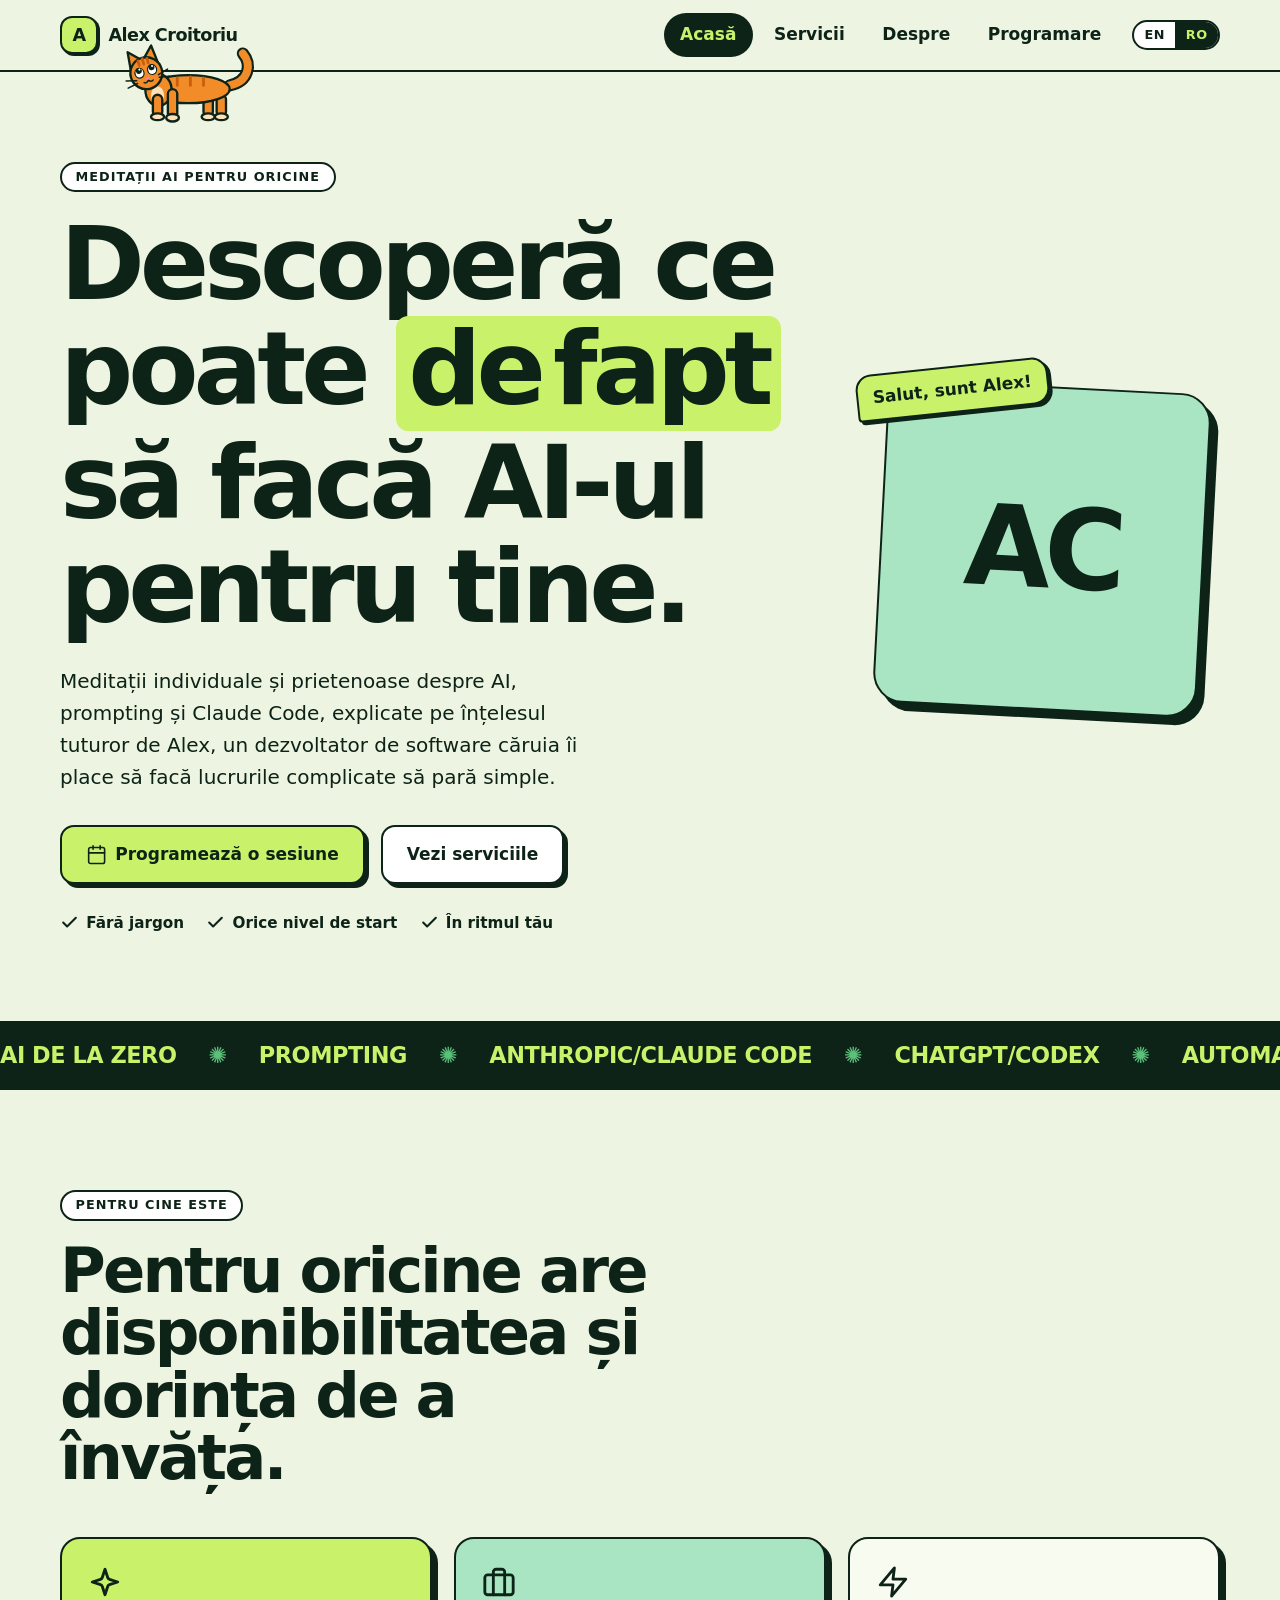
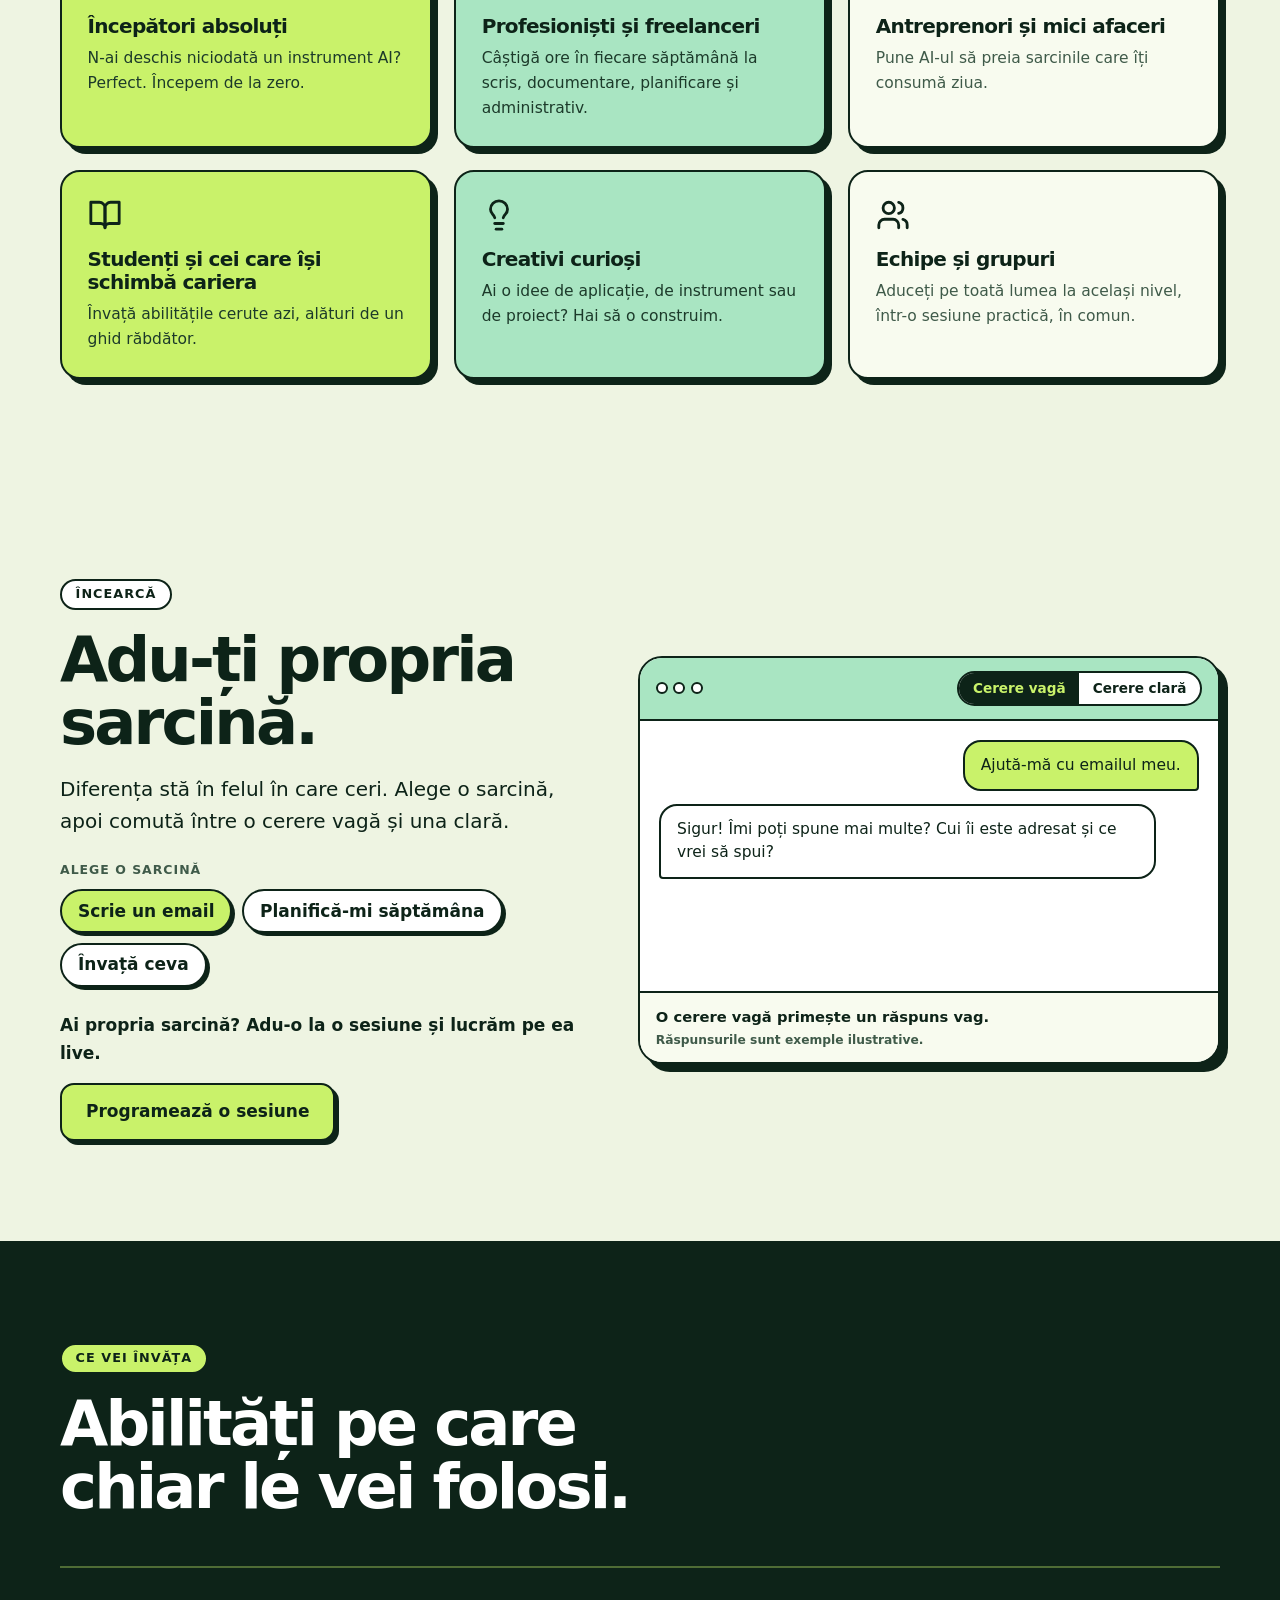
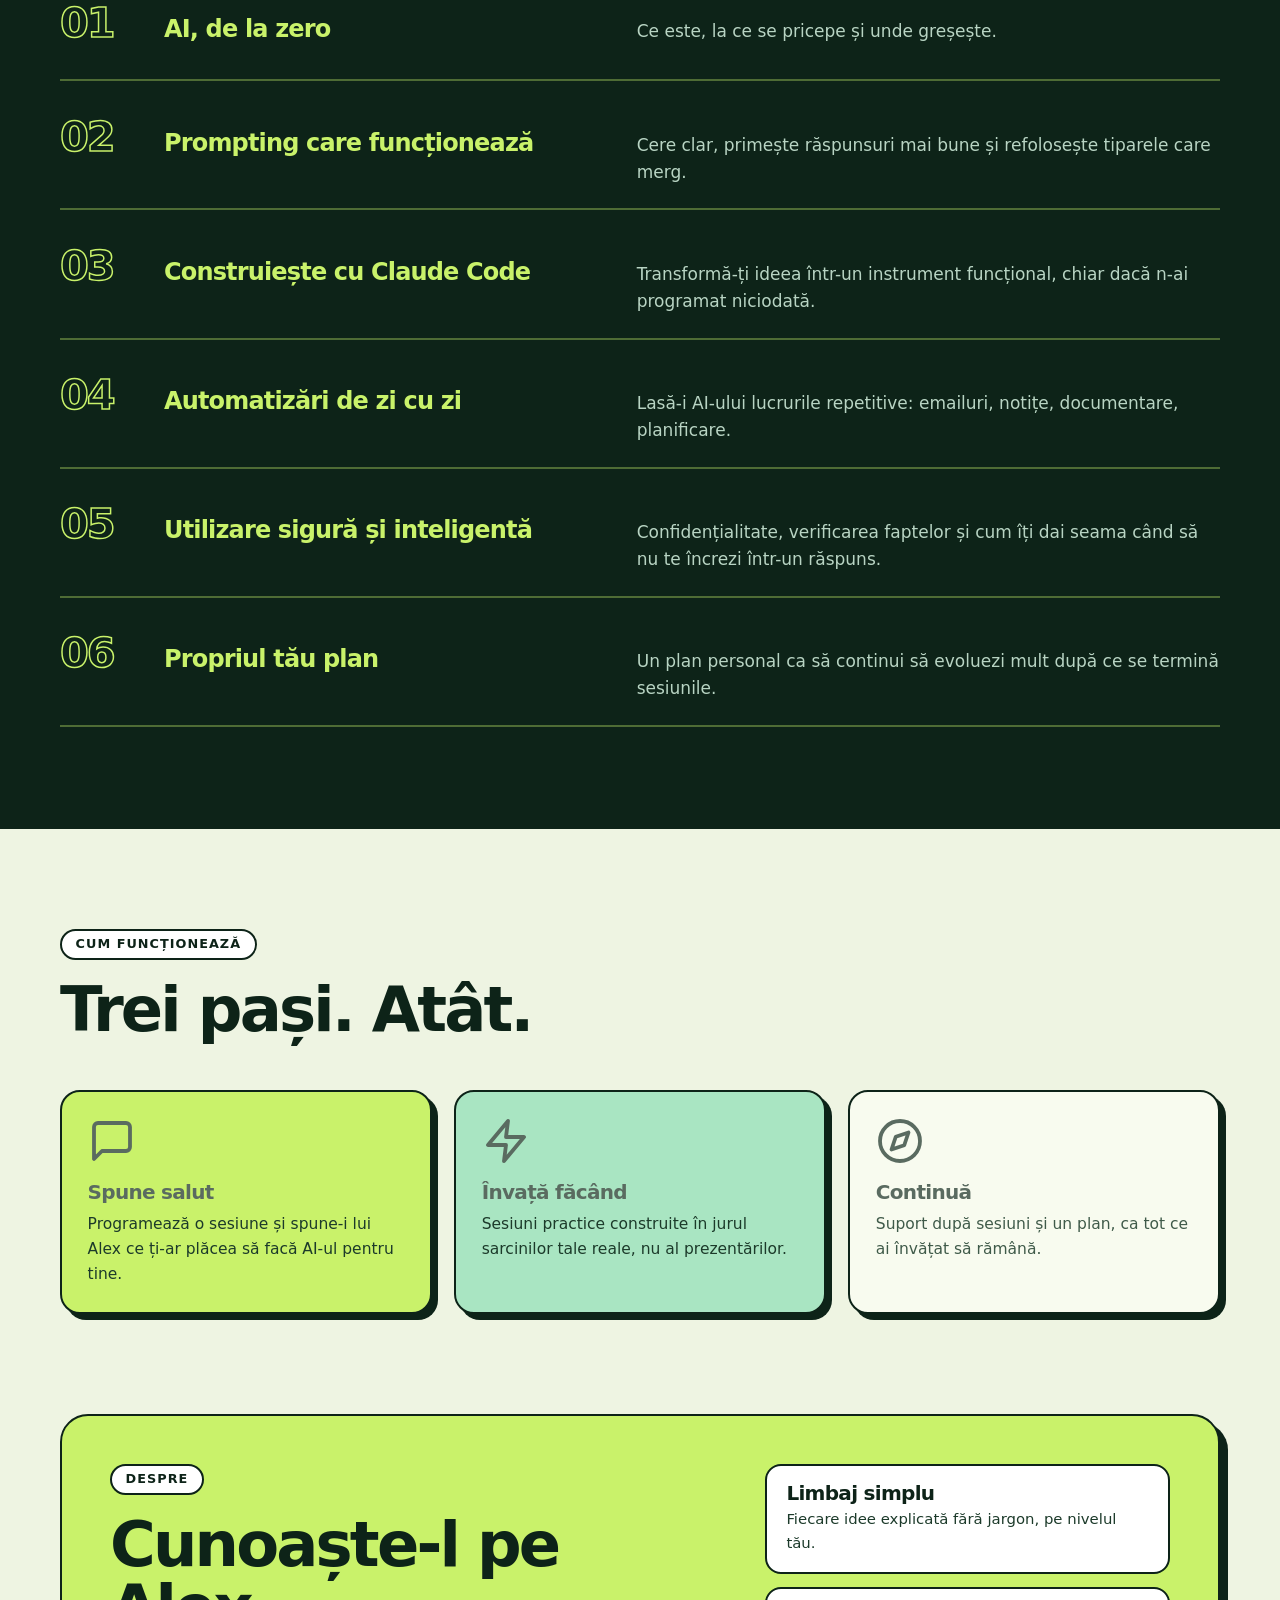
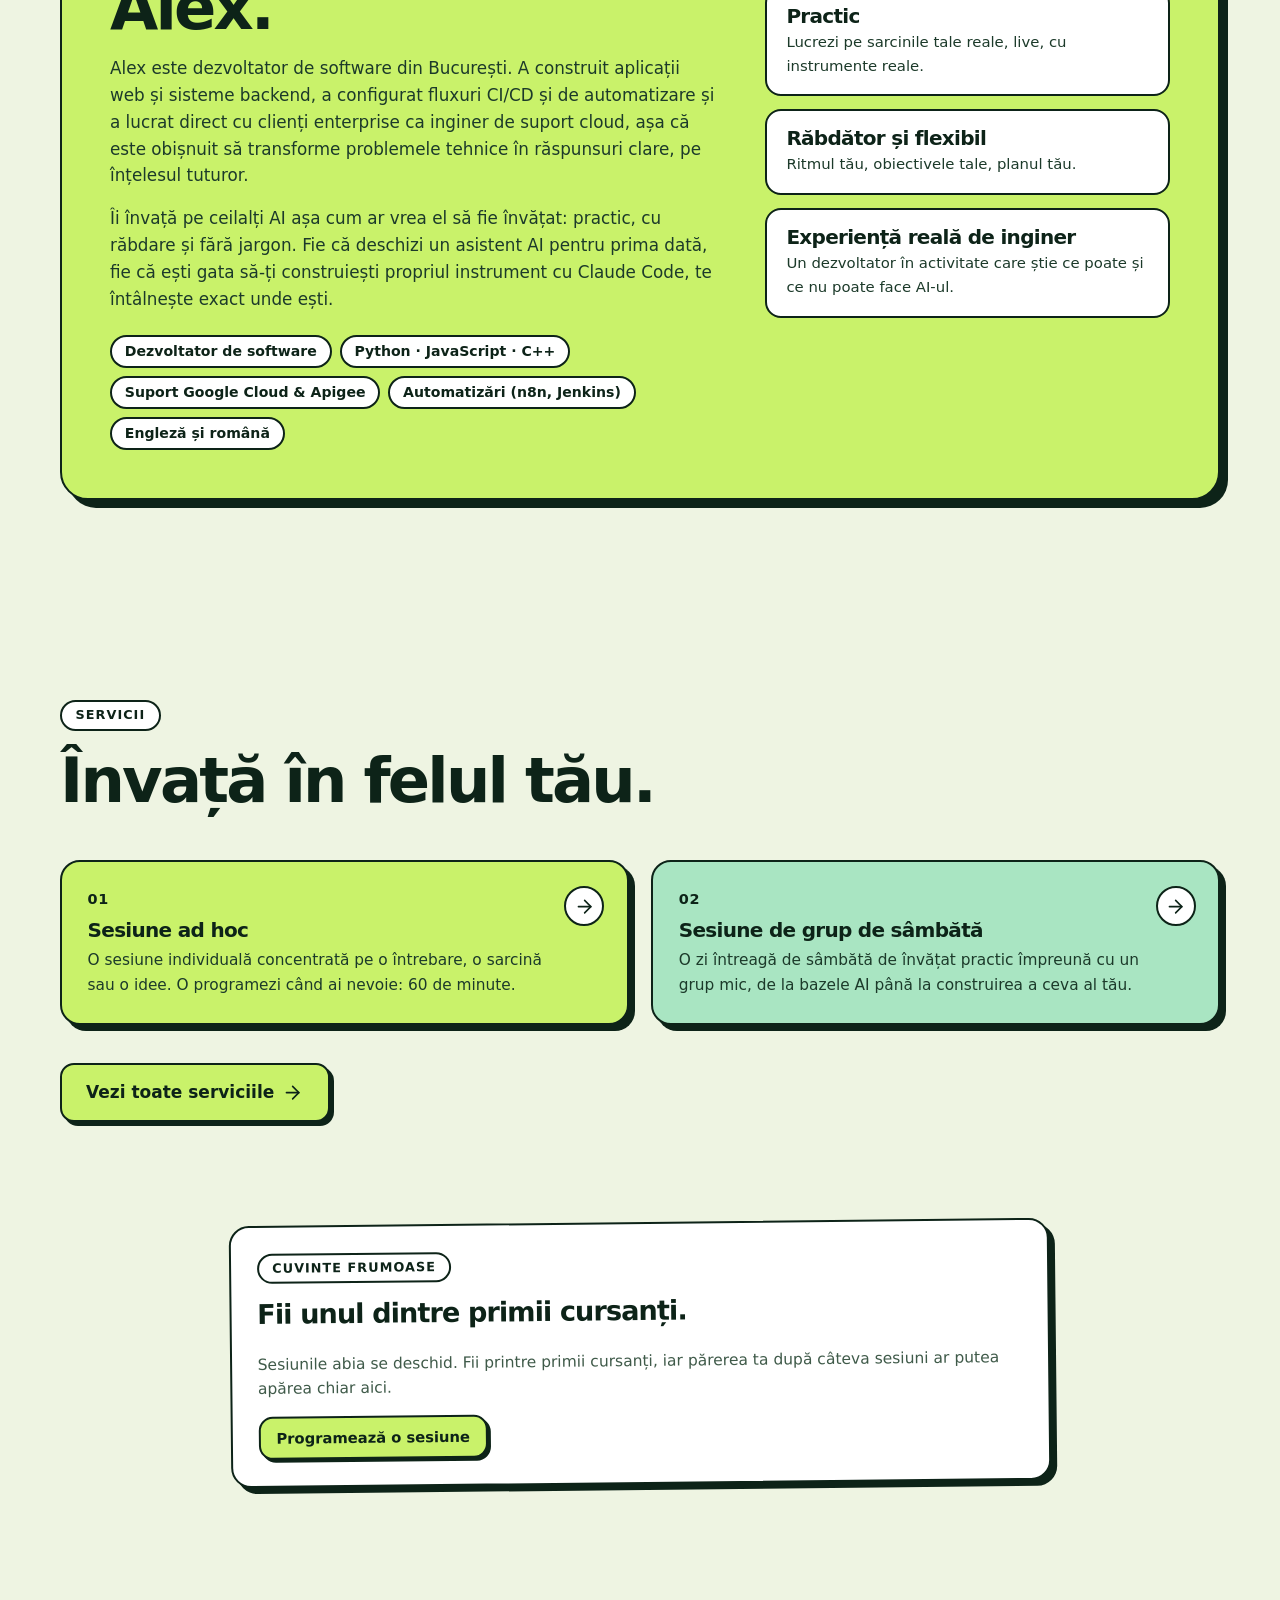
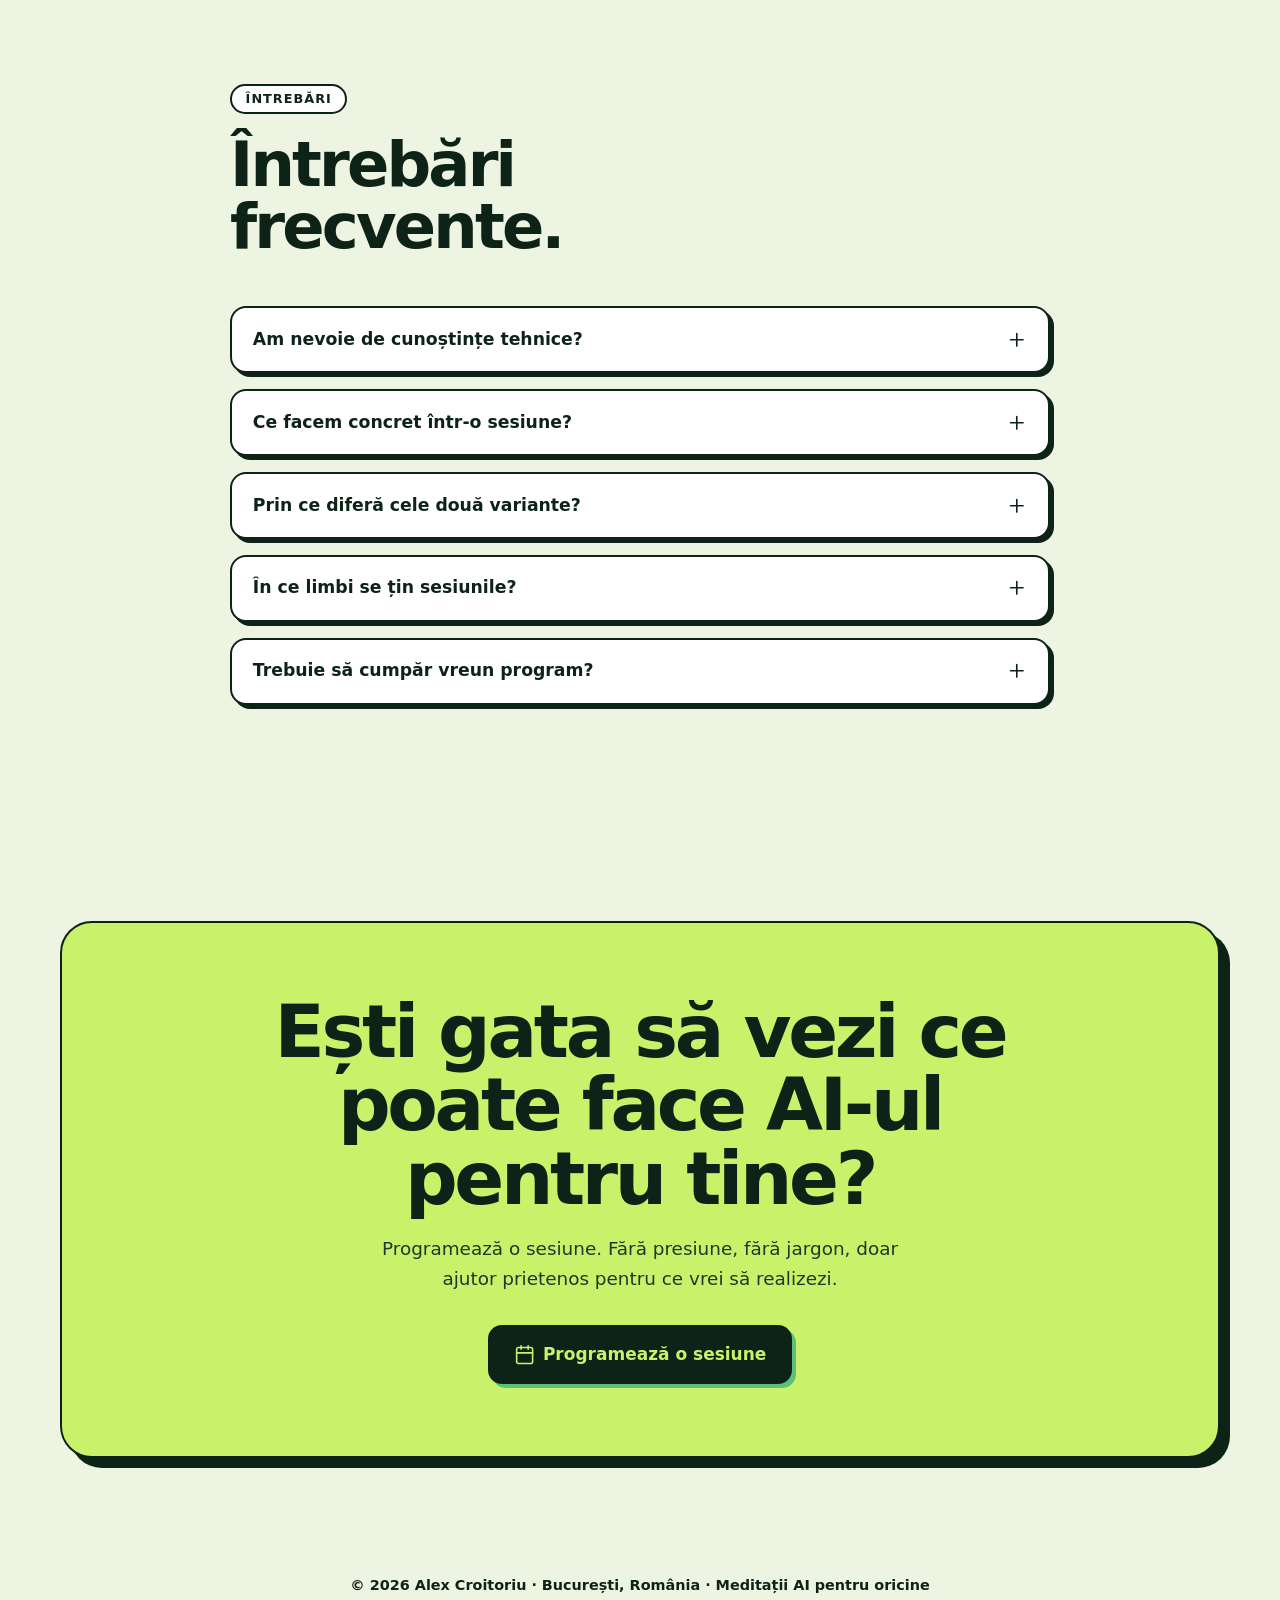
<file: ro/index.html>
<!doctype html>
<html lang="ro">
<head>
<meta charset="utf-8">
<title>Alex Croitoriu</title>
<meta name="robots" content="noindex">
<link rel="canonical" href="https://andreeaioan97-maker.github.io/alex-ai-tutoring/">
<meta http-equiv="refresh" content="0; url=../index.html">
<script>location.replace("../index.html" + location.search + location.hash);</script>
</head>
<body><p><a href="../index.html">https://andreeaioan97-maker.github.io/alex-ai-tutoring/</a></p></body>
</html>
</file>
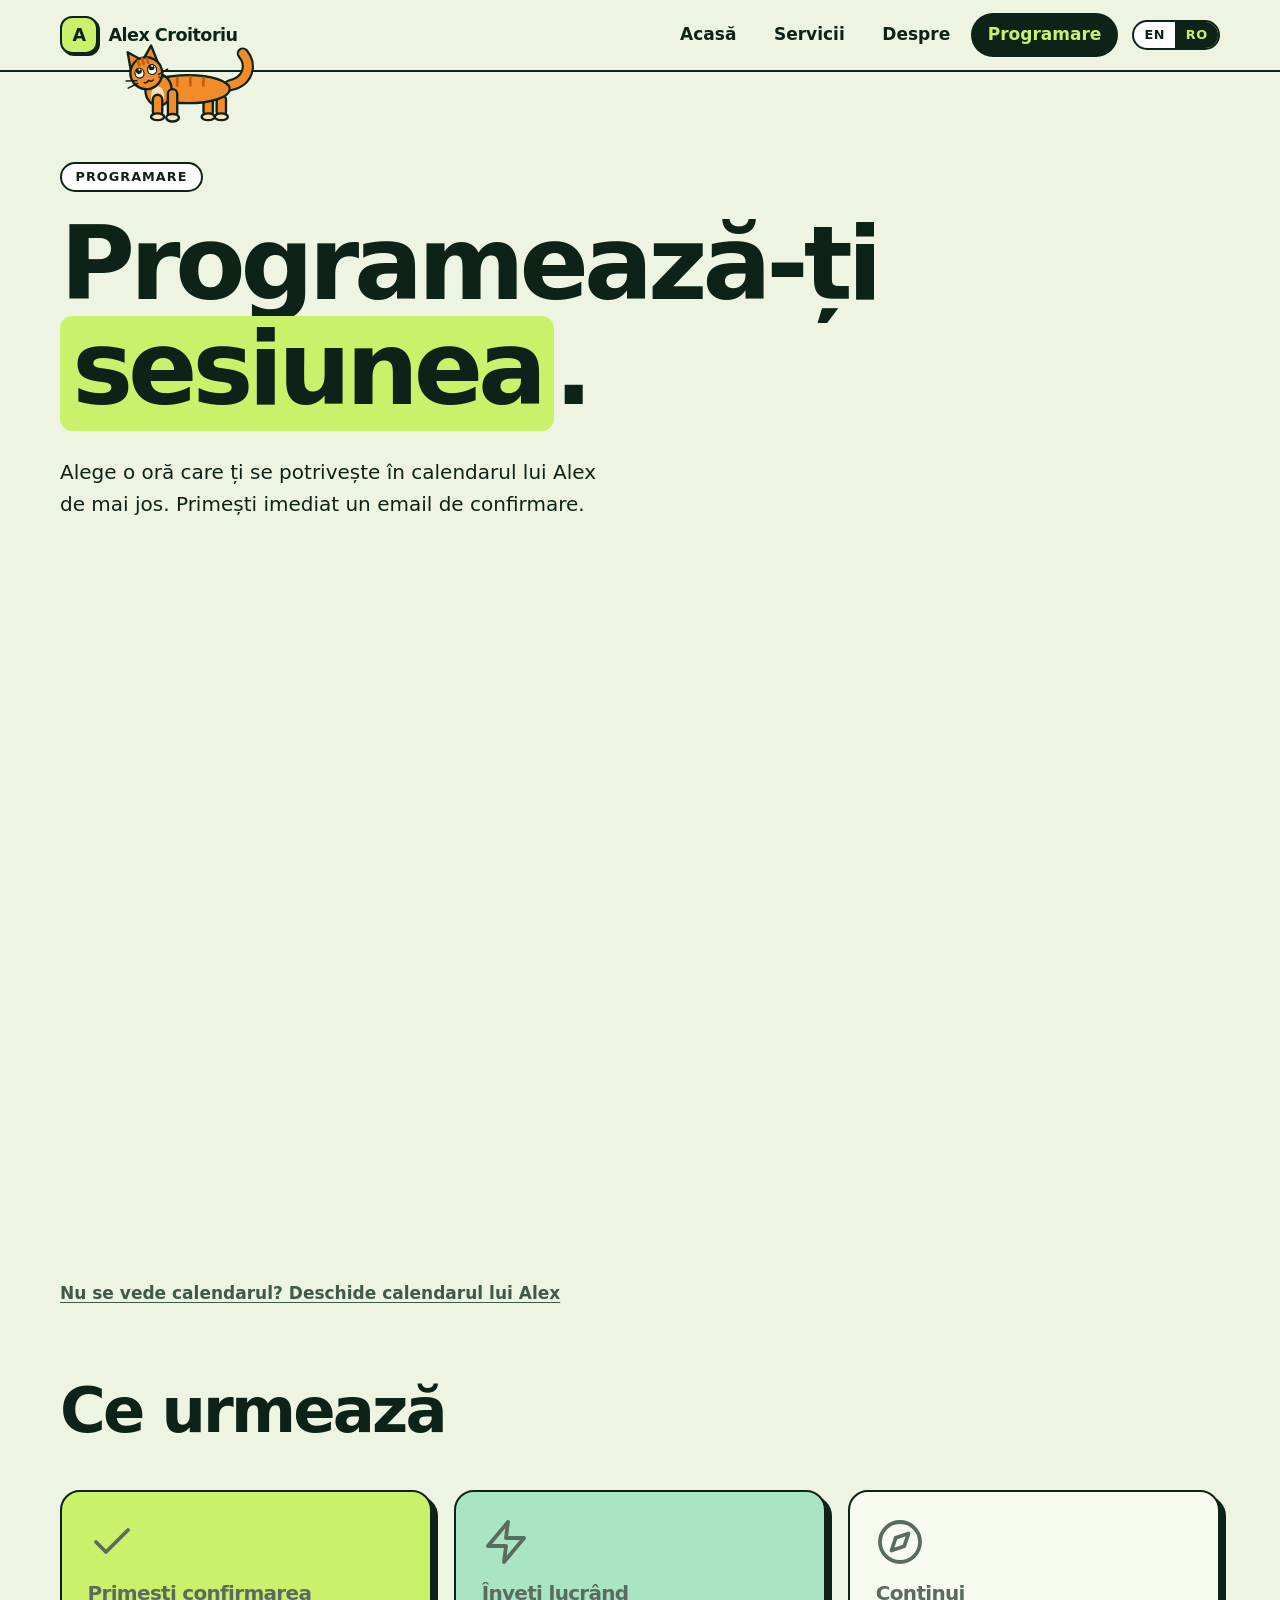
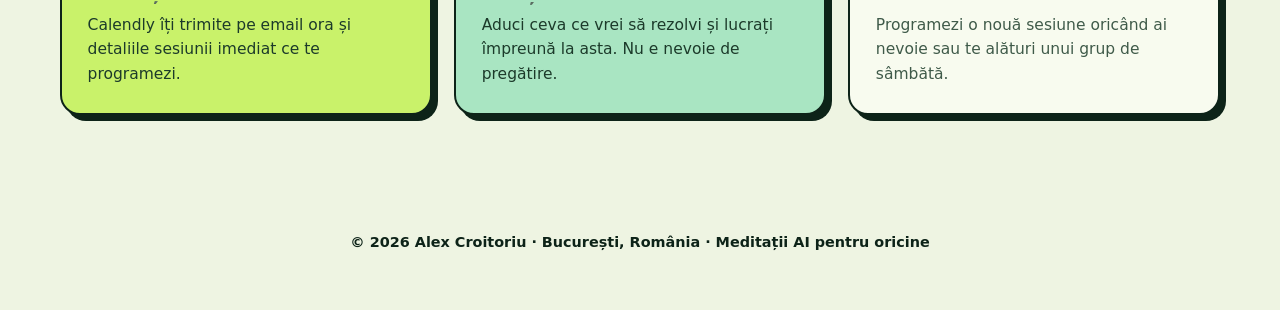
<file: book.html>
<!doctype html>
<html lang="ro">
<head>
<meta charset="utf-8">
<meta name="viewport" content="width=device-width, initial-scale=1">
<title>Programează o sesiune · Alex Croitoriu</title>
<meta name="description" content="Programează o sesiune cu Alex direct în calendarul lui.">
<link rel="canonical" href="https://andreeaioan97-maker.github.io/alex-ai-tutoring/book.html">
<link rel="alternate" hreflang="en" href="https://andreeaioan97-maker.github.io/alex-ai-tutoring/en/book.html">
<link rel="alternate" hreflang="ro" href="https://andreeaioan97-maker.github.io/alex-ai-tutoring/book.html">
<link rel="alternate" hreflang="x-default" href="https://andreeaioan97-maker.github.io/alex-ai-tutoring/book.html">
<meta property="og:title" content="Programează o sesiune · Alex Croitoriu">
<meta property="og:description" content="Programează o sesiune cu Alex direct în calendarul lui.">
<meta property="og:type" content="website">
<meta property="og:url" content="https://andreeaioan97-maker.github.io/alex-ai-tutoring/book.html">
<meta property="og:locale" content="ro_RO">
<meta name="theme-color" content="#c9f26a">
<link rel="icon" href="data:image/svg+xml,%3Csvg xmlns='http://www.w3.org/2000/svg' viewBox='0 0 64 64'%3E%3Crect x='9' y='9' width='50' height='50' rx='13' fill='%230d2318'/%3E%3Crect x='4' y='4' width='50' height='50' rx='13' fill='%23c9f26a' stroke='%230d2318' stroke-width='4'/%3E%3Ctext x='29' y='41' text-anchor='middle' font-family='Arial,Helvetica,sans-serif' font-weight='900' font-size='32' fill='%230d2318'%3EA%3C/text%3E%3C/svg%3E">
<link rel="stylesheet" href="assets/style.css?v=4757fccb">
</head>
<body class="page-book">
<svg width="0" height="0" style="position:absolute" aria-hidden="true"><defs><symbol id="i-sparkles" viewBox="0 0 24 24"><path d="m12 3-1.9 5.8a2 2 0 0 1-1.3 1.3L3 12l5.8 1.9a2 2 0 0 1 1.3 1.3L12 21l1.9-5.8a2 2 0 0 1 1.3-1.3L21 12l-5.8-1.9a2 2 0 0 1-1.3-1.3z"/></symbol><symbol id="i-briefcase" viewBox="0 0 24 24"><rect x="2" y="7" width="20" height="14" rx="2"/><path d="M16 21V5a2 2 0 0 0-2-2h-4a2 2 0 0 0-2 2v16"/></symbol><symbol id="i-zap" viewBox="0 0 24 24"><path d="M13 2 3 14h9l-1 8 10-12h-9l1-8z"/></symbol><symbol id="i-book" viewBox="0 0 24 24"><path d="M2 3h6a4 4 0 0 1 4 4v14a3 3 0 0 0-3-3H2z"/><path d="M22 3h-6a4 4 0 0 0-4 4v14a3 3 0 0 1 3-3h7z"/></symbol><symbol id="i-bulb" viewBox="0 0 24 24"><path d="M15 14c.2-1 .7-1.7 1.5-2.5 1-.9 1.5-2.2 1.5-3.5A6 6 0 0 0 6 8c0 1 .2 2.2 1.5 3.5.7.7 1.3 1.5 1.5 2.5"/><path d="M9 18h6"/><path d="M10 22h4"/></symbol><symbol id="i-users" viewBox="0 0 24 24"><path d="M16 21v-2a4 4 0 0 0-4-4H6a4 4 0 0 0-4 4v2"/><circle cx="9" cy="7" r="4"/><path d="M22 21v-2a4 4 0 0 0-3-3.87"/><path d="M16 3.13a4 4 0 0 1 0 7.75"/></symbol><symbol id="i-message" viewBox="0 0 24 24"><path d="M21 15a2 2 0 0 1-2 2H7l-4 4V5a2 2 0 0 1 2-2h14a2 2 0 0 1 2 2z"/></symbol><symbol id="i-code" viewBox="0 0 24 24"><path d="m16 18 6-6-6-6"/><path d="m8 6-6 6 6 6"/></symbol><symbol id="i-shield" viewBox="0 0 24 24"><path d="M12 22s8-4 8-10V5l-8-3-8 3v7c0 6 8 10 8 10z"/></symbol><symbol id="i-compass" viewBox="0 0 24 24"><circle cx="12" cy="12" r="10"/><path d="m16.24 7.76-2.12 6.36-6.36 2.12 2.12-6.36z"/></symbol><symbol id="i-check" viewBox="0 0 24 24"><path d="M20 6 9 17l-5-5"/></symbol><symbol id="i-arrow" viewBox="0 0 24 24"><path d="M5 12h14"/><path d="m12 5 7 7-7 7"/></symbol><symbol id="i-plus" viewBox="0 0 24 24"><path d="M12 5v14"/><path d="M5 12h14"/></symbol><symbol id="i-calendar" viewBox="0 0 24 24"><rect x="3" y="4" width="18" height="18" rx="2"/><path d="M16 2v4"/><path d="M8 2v4"/><path d="M3 10h18"/></symbol><symbol id="i-left" viewBox="0 0 24 24"><path d="m15 18-6-6 6-6"/></symbol><symbol id="i-right" viewBox="0 0 24 24"><path d="m9 18 6-6-6-6"/></symbol></defs></svg>

<header class="top"><div class="wrap bar">
  <a class="brand" href="index.html" aria-label="Alex Croitoriu"><span class="logo" aria-hidden="true">A</span><span class="nm" aria-hidden="true"><span class="w"><i style="--i:1">A</i><i style="--i:2">l</i><i style="--i:3">e</i><i style="--i:4">x</i></span> <span class="w"><i style="--i:5">C</i><i style="--i:6">r</i><i style="--i:7">o</i><i style="--i:8">i</i><i style="--i:9">t</i><i style="--i:10">o</i><i style="--i:11">r</i><i style="--i:12">i</i><i style="--i:13">u</i></span></span></a>
  <nav class="links" aria-label="Principal">
    <a href="index.html" data-nav="home">Acasă</a>
    <a href="services.html">Servicii</a>
    <a href="index.html#about" data-nav="about">Despre</a>
    <a href="book.html" aria-current="page">Programare</a>
  </nav>
  <div class="langs" role="group" aria-label="Limba"><a href="en/book.html" hreflang="en" lang="en" aria-label="English">EN</a><span aria-current="true" lang="ro">RO</span></div>
  <button class="menu-btn" aria-label="Meniu" aria-expanded="false"><span></span><span></span></button>
</div></header>
<div class="wrap cat-anchor"><svg class="cat" viewBox="0 0 160 80" aria-hidden="true"><g class="mv fadec"><g class="bw"><g class="pj" style="transform-origin:90px 76px"><g class="tailP" style="transform-origin:132px 42px"><path class="tail-k" d="M132 42 C152 38 156 20 146 8"/><path class="tail-o" d="M132 42 C152 38 156 20 146 8"/></g><rect class="o k" x="104" y="52" width="10" height="23" rx="5"/><rect class="o k" x="118" y="52" width="10" height="23" rx="5"/><ellipse class="l k" cx="109" cy="75.5" rx="7" ry="3.6"/><ellipse class="l k" cx="123" cy="75.5" rx="7" ry="3.6"/><g class="breathe" style="transform-origin:90px 62px"><ellipse class="o k" cx="88" cy="46" rx="44" ry="15"/><path class="stripe" d="M76 34v8M90 33v9M104 34v8"/></g><ellipse class="o k" cx="56" cy="47" rx="14" ry="17"/><ellipse class="l" cx="55" cy="53" rx="7" ry="10"/><rect class="o k" x="50" y="52" width="10" height="23" rx="5"/><ellipse class="l k" cx="55" cy="75.5" rx="7" ry="3.6"/><g class="paw" style="transform-origin:71px 48px"><rect class="o k" x="66" y="46" width="10" height="31" rx="5"/><ellipse class="l k" cx="71" cy="76.5" rx="6.8" ry="4"/></g><g transform="translate(43 29) rotate(-16)">
 <g class="ears" style="transform-origin:0 -10px"><path class="o k" d="M-15 -8 L-13 -27 L-1 -15 Z"/><path class="o k" d="M15 -8 L13 -27 L1 -15 Z"/></g><circle class="o k" r="17"/>
 <path class="stripe" d="M-5 -15v5M0 -16v6M5 -15v5"/>
 <g class="blink" style="transform-origin:0 -2px"><g class="look"><ellipse cx="-7" cy="-2" rx="4.8" ry="5.2" fill="#fff" stroke="#0d2318" stroke-width="1.3"/><ellipse cx="7" cy="-2" rx="4.8" ry="5.2" fill="#fff" stroke="#0d2318" stroke-width="1.3"/><circle class="eyef" cx="-7" cy="-4.6" r="3.2"/><circle class="eyef" cx="7" cy="-4.6" r="3.2"/><circle fill="#fff" cx="-6" cy="-5.7" r="1.1"/><circle fill="#fff" cx="8" cy="-5.7" r="1.1"/></g></g>
 <path class="nose" d="M-2.5 5 h5 l-2.5 3 z"/><path class="fine" d="M0 8 q-3 3 -5 1 M0 8 q3 3 5 1 M-12 5 l-11 -3 M-12 8 l-11 2 M12 5 l11 -3 M12 8 l11 2"/></g><path class="fine whoosh" d="M60 6 q7 -6 14 -1 M58 15 q9 -6 16 -1"/><path class="spark s1" d="M50 -6 l1.8 -4.6 l4.6 -1.8 l-4.6 -1.8 l-1.8 -4.6 l-1.8 4.6 l-4.6 1.8 l4.6 1.8z" transform="translate(0 6)"/><path class="spark s2" d="M70 -14 l1.4 -3.6 l3.6 -1.4 l-3.6 -1.4 l-1.4 -3.6 l-1.4 3.6 l-3.6 1.4 l3.6 1.4z" transform="translate(0 6)"/></g><ellipse class="dust" cx="50" cy="78" rx="6" ry="2.5"/><ellipse class="dust" cx="100" cy="78" rx="8" ry="2.5"/><ellipse class="dust" cx="130" cy="78" rx="5" ry="2"/></g></g></g></svg></div>
<main>
<section class="hero hero-sm"><div class="wrap">
  <span class="label">Programare</span>
  <h1>Programează-ți <mark><span>sesiunea</span></mark>.</h1>
  <p class="lead">Alege o oră care ți se potrivește în calendarul lui Alex de mai jos. Primești imediat un email de confirmare.</p>
</div></section>

<section class="section tight"><div class="wrap">
  <div class="calendly-wrap" data-calendly hidden>
    <div class="calendly-inline-widget" data-calendly-widget style="height:700px"></div>
    <p class="alt" data-alt></p>
  </div>

  <script type="application/json" id="book-text">{"altCal":"Nu se vede calendarul? Deschide calendarul lui Alex"}</script>

  <div class="sec-head next-head"><h2>Ce urmează</h2></div>
  <div class="cards c3 steps"><article class="stk s0"><svg class="ic step-ic" aria-hidden="true"><use href="#i-check"/></svg><h3>Primești confirmarea</h3><p>Calendly îți trimite pe email ora și detaliile sesiunii imediat ce te programezi.</p></article><article class="stk s1"><svg class="ic step-ic" aria-hidden="true"><use href="#i-zap"/></svg><h3>Înveți lucrând</h3><p>Aduci ceva ce vrei să rezolvi și lucrați împreună la asta. Nu e nevoie de pregătire.</p></article><article class="stk s2"><svg class="ic step-ic" aria-hidden="true"><use href="#i-compass"/></svg><h3>Continui</h3><p>Programezi o nouă sesiune oricând ai nevoie sau te alături unui grup de sâmbătă.</p></article></div>
</div></section>
</main>
<footer class="foot"><div class="wrap">© 2026 Alex Croitoriu · București, România · Meditații AI pentru oricine</div></footer>
<script src="assets/config.js?v=6dcd5f30"></script>
<script src="assets/site.js?v=9d1f6f69"></script>
</body>
</html>
</file>
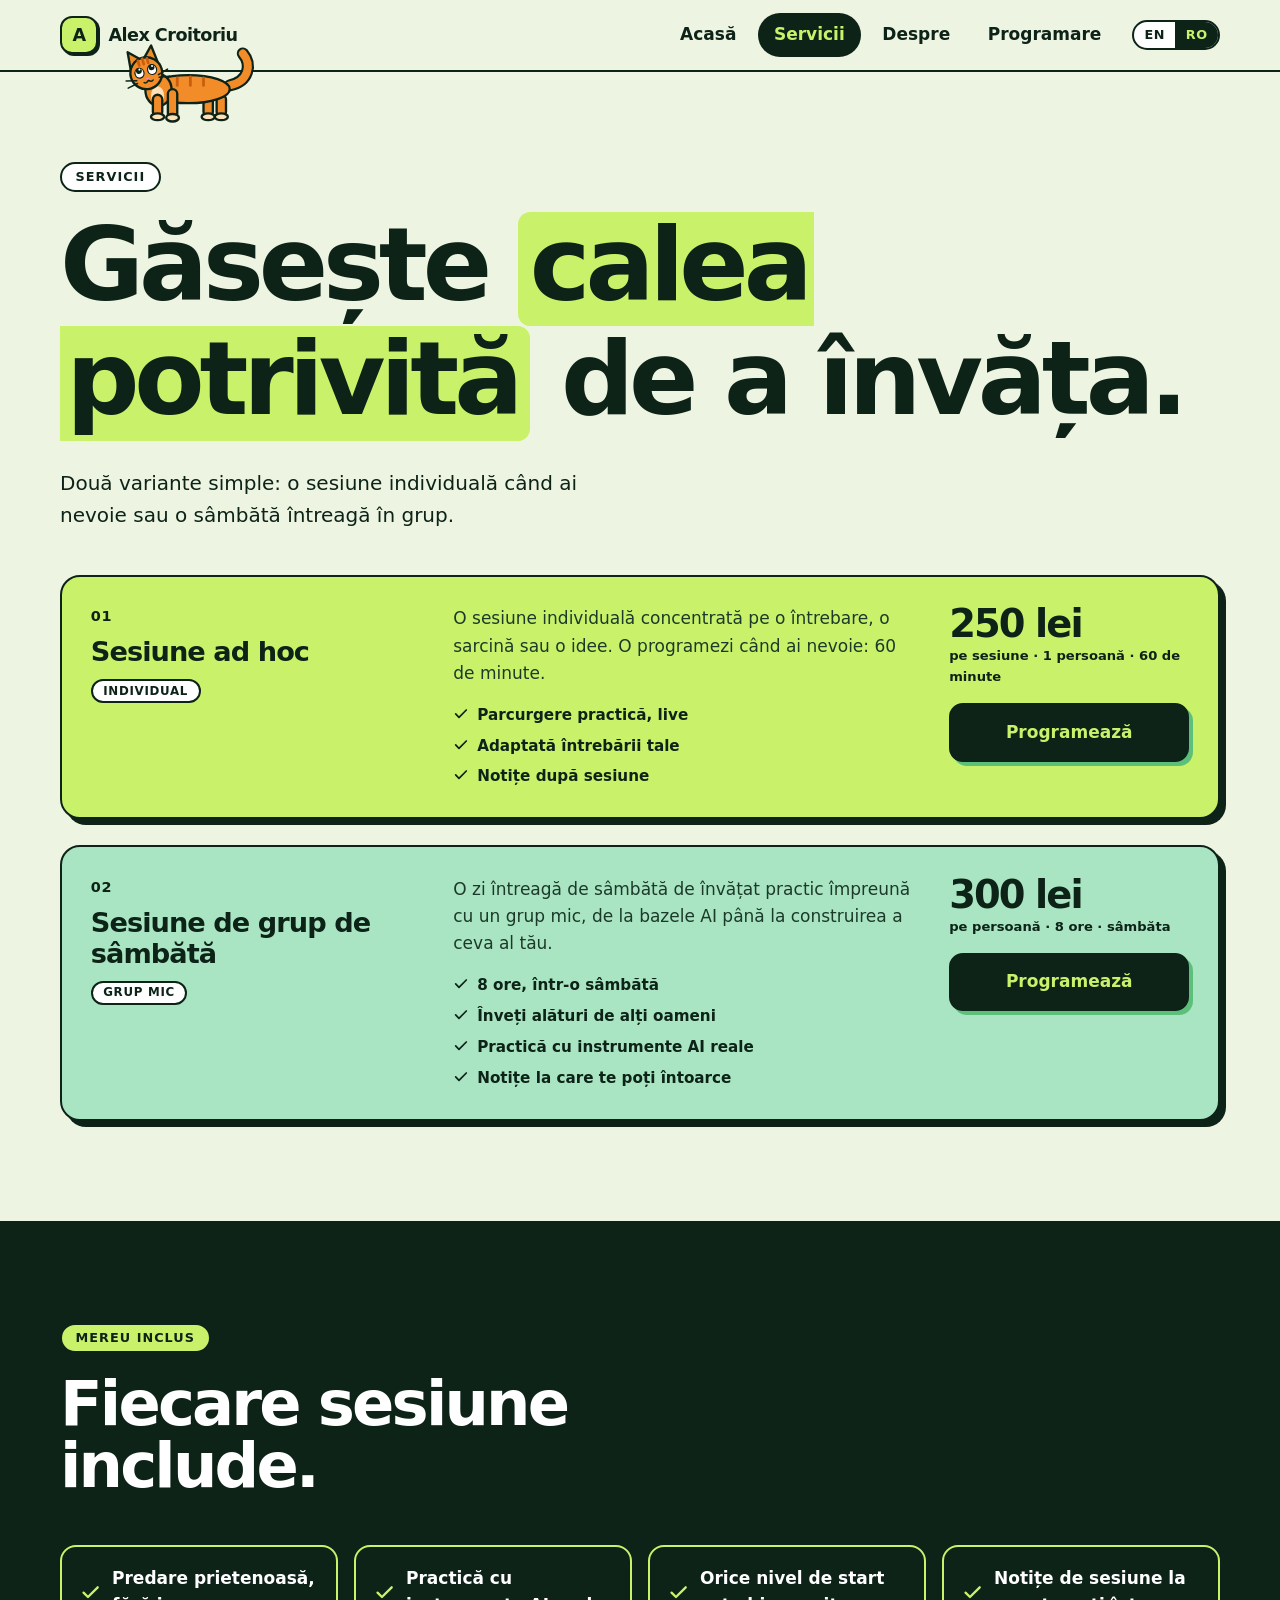
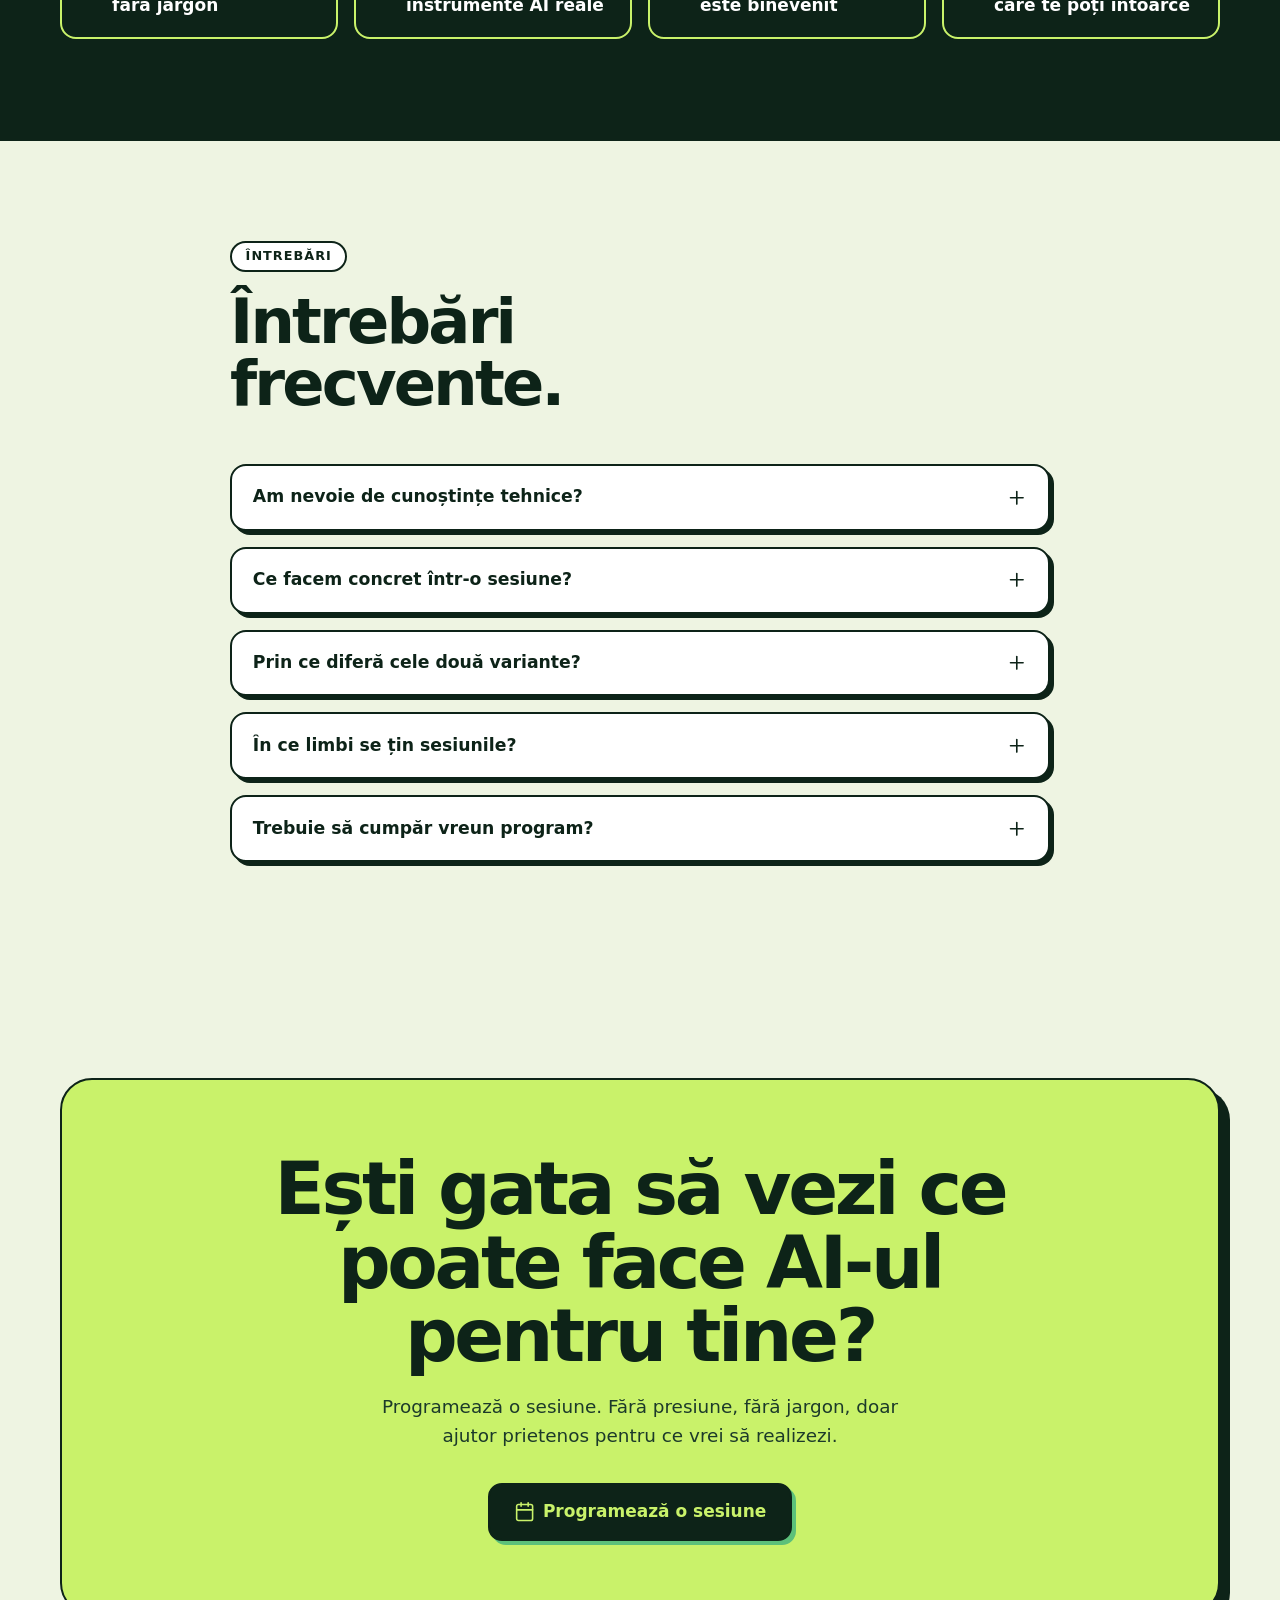
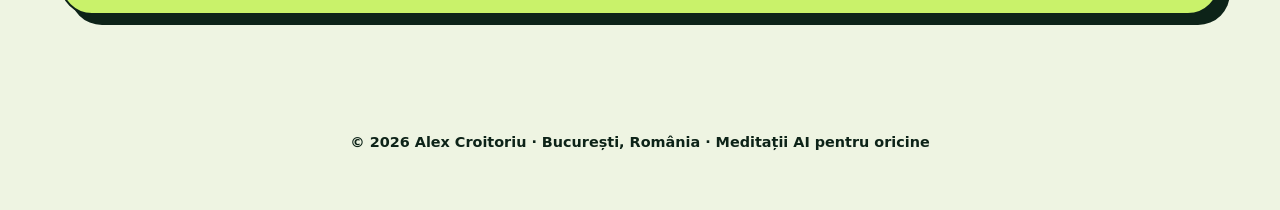
<file: services.html>
<!doctype html>
<html lang="ro">
<head>
<meta charset="utf-8">
<meta name="viewport" content="width=device-width, initial-scale=1">
<title>Servicii · Alex Croitoriu</title>
<meta name="description" content="Prețuri meditații AI: sesiuni individuale ad hoc la 250 lei și sesiuni de grup de sâmbătă la 300 lei de persoană.">
<link rel="canonical" href="https://andreeaioan97-maker.github.io/alex-ai-tutoring/services.html">
<link rel="alternate" hreflang="en" href="https://andreeaioan97-maker.github.io/alex-ai-tutoring/en/services.html">
<link rel="alternate" hreflang="ro" href="https://andreeaioan97-maker.github.io/alex-ai-tutoring/services.html">
<link rel="alternate" hreflang="x-default" href="https://andreeaioan97-maker.github.io/alex-ai-tutoring/services.html">
<meta property="og:title" content="Servicii · Alex Croitoriu">
<meta property="og:description" content="Prețuri meditații AI: sesiuni individuale ad hoc la 250 lei și sesiuni de grup de sâmbătă la 300 lei de persoană.">
<meta property="og:type" content="website">
<meta property="og:url" content="https://andreeaioan97-maker.github.io/alex-ai-tutoring/services.html">
<meta property="og:locale" content="ro_RO">
<meta name="theme-color" content="#c9f26a">
<link rel="icon" href="data:image/svg+xml,%3Csvg xmlns='http://www.w3.org/2000/svg' viewBox='0 0 64 64'%3E%3Crect x='9' y='9' width='50' height='50' rx='13' fill='%230d2318'/%3E%3Crect x='4' y='4' width='50' height='50' rx='13' fill='%23c9f26a' stroke='%230d2318' stroke-width='4'/%3E%3Ctext x='29' y='41' text-anchor='middle' font-family='Arial,Helvetica,sans-serif' font-weight='900' font-size='32' fill='%230d2318'%3EA%3C/text%3E%3C/svg%3E">
<link rel="stylesheet" href="assets/style.css?v=4757fccb">
</head>
<body class="page-services">
<svg width="0" height="0" style="position:absolute" aria-hidden="true"><defs><symbol id="i-sparkles" viewBox="0 0 24 24"><path d="m12 3-1.9 5.8a2 2 0 0 1-1.3 1.3L3 12l5.8 1.9a2 2 0 0 1 1.3 1.3L12 21l1.9-5.8a2 2 0 0 1 1.3-1.3L21 12l-5.8-1.9a2 2 0 0 1-1.3-1.3z"/></symbol><symbol id="i-briefcase" viewBox="0 0 24 24"><rect x="2" y="7" width="20" height="14" rx="2"/><path d="M16 21V5a2 2 0 0 0-2-2h-4a2 2 0 0 0-2 2v16"/></symbol><symbol id="i-zap" viewBox="0 0 24 24"><path d="M13 2 3 14h9l-1 8 10-12h-9l1-8z"/></symbol><symbol id="i-book" viewBox="0 0 24 24"><path d="M2 3h6a4 4 0 0 1 4 4v14a3 3 0 0 0-3-3H2z"/><path d="M22 3h-6a4 4 0 0 0-4 4v14a3 3 0 0 1 3-3h7z"/></symbol><symbol id="i-bulb" viewBox="0 0 24 24"><path d="M15 14c.2-1 .7-1.7 1.5-2.5 1-.9 1.5-2.2 1.5-3.5A6 6 0 0 0 6 8c0 1 .2 2.2 1.5 3.5.7.7 1.3 1.5 1.5 2.5"/><path d="M9 18h6"/><path d="M10 22h4"/></symbol><symbol id="i-users" viewBox="0 0 24 24"><path d="M16 21v-2a4 4 0 0 0-4-4H6a4 4 0 0 0-4 4v2"/><circle cx="9" cy="7" r="4"/><path d="M22 21v-2a4 4 0 0 0-3-3.87"/><path d="M16 3.13a4 4 0 0 1 0 7.75"/></symbol><symbol id="i-message" viewBox="0 0 24 24"><path d="M21 15a2 2 0 0 1-2 2H7l-4 4V5a2 2 0 0 1 2-2h14a2 2 0 0 1 2 2z"/></symbol><symbol id="i-code" viewBox="0 0 24 24"><path d="m16 18 6-6-6-6"/><path d="m8 6-6 6 6 6"/></symbol><symbol id="i-shield" viewBox="0 0 24 24"><path d="M12 22s8-4 8-10V5l-8-3-8 3v7c0 6 8 10 8 10z"/></symbol><symbol id="i-compass" viewBox="0 0 24 24"><circle cx="12" cy="12" r="10"/><path d="m16.24 7.76-2.12 6.36-6.36 2.12 2.12-6.36z"/></symbol><symbol id="i-check" viewBox="0 0 24 24"><path d="M20 6 9 17l-5-5"/></symbol><symbol id="i-arrow" viewBox="0 0 24 24"><path d="M5 12h14"/><path d="m12 5 7 7-7 7"/></symbol><symbol id="i-plus" viewBox="0 0 24 24"><path d="M12 5v14"/><path d="M5 12h14"/></symbol><symbol id="i-calendar" viewBox="0 0 24 24"><rect x="3" y="4" width="18" height="18" rx="2"/><path d="M16 2v4"/><path d="M8 2v4"/><path d="M3 10h18"/></symbol><symbol id="i-left" viewBox="0 0 24 24"><path d="m15 18-6-6 6-6"/></symbol><symbol id="i-right" viewBox="0 0 24 24"><path d="m9 18 6-6-6-6"/></symbol></defs></svg>

<header class="top"><div class="wrap bar">
  <a class="brand" href="index.html" aria-label="Alex Croitoriu"><span class="logo" aria-hidden="true">A</span><span class="nm" aria-hidden="true"><span class="w"><i style="--i:1">A</i><i style="--i:2">l</i><i style="--i:3">e</i><i style="--i:4">x</i></span> <span class="w"><i style="--i:5">C</i><i style="--i:6">r</i><i style="--i:7">o</i><i style="--i:8">i</i><i style="--i:9">t</i><i style="--i:10">o</i><i style="--i:11">r</i><i style="--i:12">i</i><i style="--i:13">u</i></span></span></a>
  <nav class="links" aria-label="Principal">
    <a href="index.html" data-nav="home">Acasă</a>
    <a href="services.html" aria-current="page">Servicii</a>
    <a href="index.html#about" data-nav="about">Despre</a>
    <a href="book.html">Programare</a>
  </nav>
  <div class="langs" role="group" aria-label="Limba"><a href="en/services.html" hreflang="en" lang="en" aria-label="English">EN</a><span aria-current="true" lang="ro">RO</span></div>
  <button class="menu-btn" aria-label="Meniu" aria-expanded="false"><span></span><span></span></button>
</div></header>
<div class="wrap cat-anchor"><svg class="cat" viewBox="0 0 160 80" aria-hidden="true"><g class="mv fadec"><g class="bw"><g class="pj" style="transform-origin:90px 76px"><g class="tailP" style="transform-origin:132px 42px"><path class="tail-k" d="M132 42 C152 38 156 20 146 8"/><path class="tail-o" d="M132 42 C152 38 156 20 146 8"/></g><rect class="o k" x="104" y="52" width="10" height="23" rx="5"/><rect class="o k" x="118" y="52" width="10" height="23" rx="5"/><ellipse class="l k" cx="109" cy="75.5" rx="7" ry="3.6"/><ellipse class="l k" cx="123" cy="75.5" rx="7" ry="3.6"/><g class="breathe" style="transform-origin:90px 62px"><ellipse class="o k" cx="88" cy="46" rx="44" ry="15"/><path class="stripe" d="M76 34v8M90 33v9M104 34v8"/></g><ellipse class="o k" cx="56" cy="47" rx="14" ry="17"/><ellipse class="l" cx="55" cy="53" rx="7" ry="10"/><rect class="o k" x="50" y="52" width="10" height="23" rx="5"/><ellipse class="l k" cx="55" cy="75.5" rx="7" ry="3.6"/><g class="paw" style="transform-origin:71px 48px"><rect class="o k" x="66" y="46" width="10" height="31" rx="5"/><ellipse class="l k" cx="71" cy="76.5" rx="6.8" ry="4"/></g><g transform="translate(43 29) rotate(-16)">
 <g class="ears" style="transform-origin:0 -10px"><path class="o k" d="M-15 -8 L-13 -27 L-1 -15 Z"/><path class="o k" d="M15 -8 L13 -27 L1 -15 Z"/></g><circle class="o k" r="17"/>
 <path class="stripe" d="M-5 -15v5M0 -16v6M5 -15v5"/>
 <g class="blink" style="transform-origin:0 -2px"><g class="look"><ellipse cx="-7" cy="-2" rx="4.8" ry="5.2" fill="#fff" stroke="#0d2318" stroke-width="1.3"/><ellipse cx="7" cy="-2" rx="4.8" ry="5.2" fill="#fff" stroke="#0d2318" stroke-width="1.3"/><circle class="eyef" cx="-7" cy="-4.6" r="3.2"/><circle class="eyef" cx="7" cy="-4.6" r="3.2"/><circle fill="#fff" cx="-6" cy="-5.7" r="1.1"/><circle fill="#fff" cx="8" cy="-5.7" r="1.1"/></g></g>
 <path class="nose" d="M-2.5 5 h5 l-2.5 3 z"/><path class="fine" d="M0 8 q-3 3 -5 1 M0 8 q3 3 5 1 M-12 5 l-11 -3 M-12 8 l-11 2 M12 5 l11 -3 M12 8 l11 2"/></g><path class="fine whoosh" d="M60 6 q7 -6 14 -1 M58 15 q9 -6 16 -1"/><path class="spark s1" d="M50 -6 l1.8 -4.6 l4.6 -1.8 l-4.6 -1.8 l-1.8 -4.6 l-1.8 4.6 l-4.6 1.8 l4.6 1.8z" transform="translate(0 6)"/><path class="spark s2" d="M70 -14 l1.4 -3.6 l3.6 -1.4 l-3.6 -1.4 l-1.4 -3.6 l-1.4 3.6 l-3.6 1.4 l3.6 1.4z" transform="translate(0 6)"/></g><ellipse class="dust" cx="50" cy="78" rx="6" ry="2.5"/><ellipse class="dust" cx="100" cy="78" rx="8" ry="2.5"/><ellipse class="dust" cx="130" cy="78" rx="5" ry="2"/></g></g></g></svg></div>
<main>
<section class="hero hero-sm"><div class="wrap">
  <span class="label">Servicii</span>
  <h1>Găsește <mark><span>calea</span> <span>potrivită</span></mark> de a învăța.</h1>
  <p class="lead">Două variante simple: o sesiune individuală când ai nevoie sau o sâmbătă întreagă în grup.</p>
</div></section>

<section class="section tight"><div class="wrap">
  <div class="slabs">
<article class="slab s0">
  <div class="slab-l"><span class="slabno">01</span><h3>Sesiune ad hoc</h3><span class="tag">Individual</span></div>
  <div class="slab-m"><p>O sesiune individuală concentrată pe o întrebare, o sarcină sau o idee. O programezi când ai nevoie: 60 de minute.</p><ul class="ticks"><li><svg class="ic " aria-hidden="true"><use href="#i-check"/></svg>Parcurgere practică, live</li><li><svg class="ic " aria-hidden="true"><use href="#i-check"/></svg>Adaptată întrebării tale</li><li><svg class="ic " aria-hidden="true"><use href="#i-check"/></svg>Notițe după sesiune</li></ul></div>
  <div class="slab-r"><div class="price"><span class="amt">250 lei</span><span class="note">pe sesiune · 1 persoană · 60 de minute</span></div><a class="btn btn-ink btn-block" href="book.html">Programează</a></div>
</article>
<article class="slab s1">
  <div class="slab-l"><span class="slabno">02</span><h3>Sesiune de grup de sâmbătă</h3><span class="tag">Grup mic</span></div>
  <div class="slab-m"><p>O zi întreagă de sâmbătă de învățat practic împreună cu un grup mic, de la bazele AI până la construirea a ceva al tău.</p><ul class="ticks"><li><svg class="ic " aria-hidden="true"><use href="#i-check"/></svg>8 ore, într-o sâmbătă</li><li><svg class="ic " aria-hidden="true"><use href="#i-check"/></svg>Înveți alături de alți oameni</li><li><svg class="ic " aria-hidden="true"><use href="#i-check"/></svg>Practică cu instrumente AI reale</li><li><svg class="ic " aria-hidden="true"><use href="#i-check"/></svg>Notițe la care te poți întoarce</li></ul></div>
  <div class="slab-r"><div class="price"><span class="amt">300 lei</span><span class="note">pe persoană · 8 ore · sâmbăta</span></div><a class="btn btn-ink btn-block" href="book.html">Programează</a></div>
</article></div>
</div></section>

<section class="section inkband"><div class="wrap">
  <div class="sec-head"><span class="label light">Mereu inclus</span><h2>Fiecare sesiune include.</h2></div>
  <ul class="inc"><li><svg class="ic " aria-hidden="true"><use href="#i-check"/></svg><span>Predare prietenoasă, fără jargon</span></li><li><svg class="ic " aria-hidden="true"><use href="#i-check"/></svg><span>Practică cu instrumente AI reale</span></li><li><svg class="ic " aria-hidden="true"><use href="#i-check"/></svg><span>Orice nivel de start este binevenit</span></li><li><svg class="ic " aria-hidden="true"><use href="#i-check"/></svg><span>Notițe de sesiune la care te poți întoarce</span></li></ul>
</div></section>


<section class="section"><div class="wrap narrow">
  <div class="sec-head"><span class="label">Întrebări</span><h2>Întrebări frecvente.</h2></div>
  <div class="faq"><details><summary><span>Am nevoie de cunoștințe tehnice?</span><svg class="ic " aria-hidden="true"><use href="#i-plus"/></svg></summary><p>Deloc. Alex lucrează atât cu începători absoluți, cât și cu profesioniști cu experiență și pornește de unde ești tu.</p></details><details><summary><span>Ce facem concret într-o sesiune?</span><svg class="ic " aria-hidden="true"><use href="#i-plus"/></svg></summary><p>Pornim de la ceva ce vrei să rezolvi (un text, un plan, o documentare, o idee) și lucrăm împreună, live, cu instrumente AI reale.</p></details><details><summary><span>Prin ce diferă cele două variante?</span><svg class="ic " aria-hidden="true"><use href="#i-plus"/></svg></summary><p>Sesiunea ad hoc este individuală, de 60 de minute, și o programezi când ai nevoie. Sesiunea de grup este o sâmbătă întreagă, de 8 ore, cu un grup mic.</p></details><details><summary><span>În ce limbi se țin sesiunile?</span><svg class="ic " aria-hidden="true"><use href="#i-plus"/></svg></summary><p>În engleză sau în română, cea în care te simți mai confortabil.</p></details><details><summary><span>Trebuie să cumpăr vreun program?</span><svg class="ic " aria-hidden="true"><use href="#i-plus"/></svg></summary><p>Multe instrumente AI au versiuni gratuite. Alex te ajută să afli de ce ai nevoie cu adevărat înainte să cheltuiești ceva.</p></details></div>
</div></section>

<section class="section"><div class="wrap">
  <div class="cta">
    <h2>Ești gata să vezi ce poate face AI-ul pentru tine?</h2>
    <p>Programează o sesiune. Fără presiune, fără jargon, doar ajutor prietenos pentru ce vrei să realizezi.</p>
    <a class="btn btn-ink" href="book.html"><svg class="ic " aria-hidden="true"><use href="#i-calendar"/></svg> Programează o sesiune</a>
  </div>
</div></section>
</main>
<footer class="foot"><div class="wrap">© 2026 Alex Croitoriu · București, România · Meditații AI pentru oricine</div></footer>
<script src="assets/config.js?v=6dcd5f30"></script>
<script src="assets/site.js?v=9d1f6f69"></script>
</body>
</html>
</file>
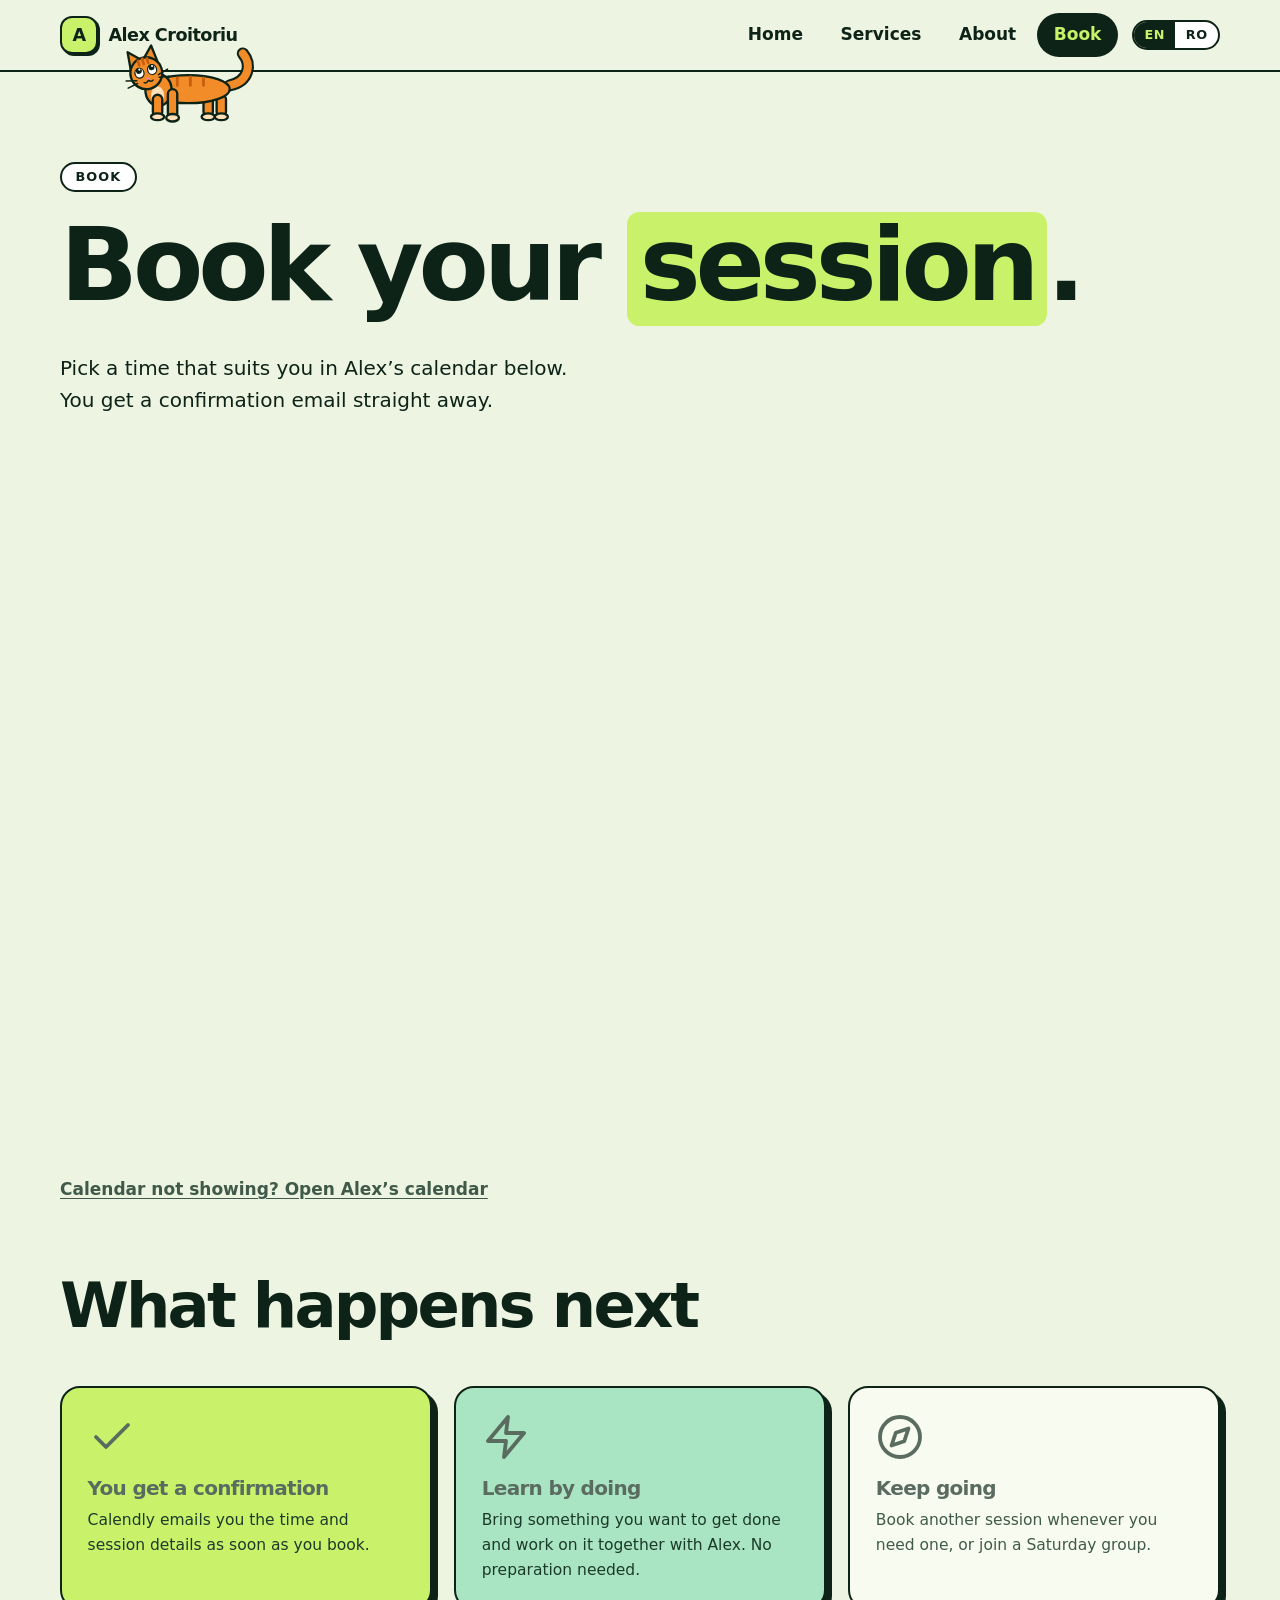
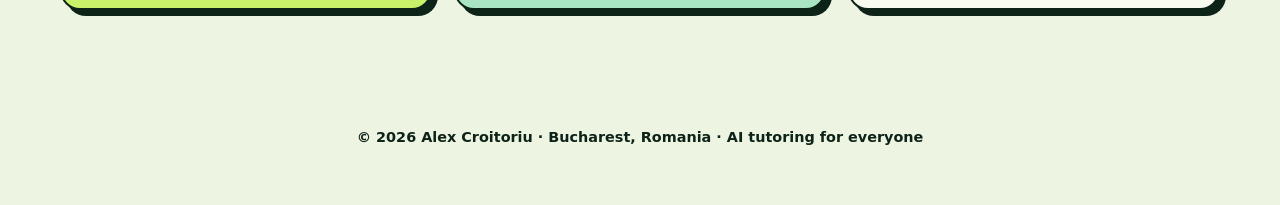
<file: en/book.html>
<!doctype html>
<html lang="en">
<head>
<meta charset="utf-8">
<meta name="viewport" content="width=device-width, initial-scale=1">
<title>Book a session · Alex Croitoriu</title>
<meta name="description" content="Book a session with Alex directly in his calendar.">
<link rel="canonical" href="https://andreeaioan97-maker.github.io/alex-ai-tutoring/en/book.html">
<link rel="alternate" hreflang="en" href="https://andreeaioan97-maker.github.io/alex-ai-tutoring/en/book.html">
<link rel="alternate" hreflang="ro" href="https://andreeaioan97-maker.github.io/alex-ai-tutoring/book.html">
<link rel="alternate" hreflang="x-default" href="https://andreeaioan97-maker.github.io/alex-ai-tutoring/book.html">
<meta property="og:title" content="Book a session · Alex Croitoriu">
<meta property="og:description" content="Book a session with Alex directly in his calendar.">
<meta property="og:type" content="website">
<meta property="og:url" content="https://andreeaioan97-maker.github.io/alex-ai-tutoring/en/book.html">
<meta property="og:locale" content="en_US">
<meta name="theme-color" content="#c9f26a">
<link rel="icon" href="data:image/svg+xml,%3Csvg xmlns='http://www.w3.org/2000/svg' viewBox='0 0 64 64'%3E%3Crect x='9' y='9' width='50' height='50' rx='13' fill='%230d2318'/%3E%3Crect x='4' y='4' width='50' height='50' rx='13' fill='%23c9f26a' stroke='%230d2318' stroke-width='4'/%3E%3Ctext x='29' y='41' text-anchor='middle' font-family='Arial,Helvetica,sans-serif' font-weight='900' font-size='32' fill='%230d2318'%3EA%3C/text%3E%3C/svg%3E">
<link rel="stylesheet" href="../assets/style.css?v=4757fccb">
</head>
<body class="page-book">
<svg width="0" height="0" style="position:absolute" aria-hidden="true"><defs><symbol id="i-sparkles" viewBox="0 0 24 24"><path d="m12 3-1.9 5.8a2 2 0 0 1-1.3 1.3L3 12l5.8 1.9a2 2 0 0 1 1.3 1.3L12 21l1.9-5.8a2 2 0 0 1 1.3-1.3L21 12l-5.8-1.9a2 2 0 0 1-1.3-1.3z"/></symbol><symbol id="i-briefcase" viewBox="0 0 24 24"><rect x="2" y="7" width="20" height="14" rx="2"/><path d="M16 21V5a2 2 0 0 0-2-2h-4a2 2 0 0 0-2 2v16"/></symbol><symbol id="i-zap" viewBox="0 0 24 24"><path d="M13 2 3 14h9l-1 8 10-12h-9l1-8z"/></symbol><symbol id="i-book" viewBox="0 0 24 24"><path d="M2 3h6a4 4 0 0 1 4 4v14a3 3 0 0 0-3-3H2z"/><path d="M22 3h-6a4 4 0 0 0-4 4v14a3 3 0 0 1 3-3h7z"/></symbol><symbol id="i-bulb" viewBox="0 0 24 24"><path d="M15 14c.2-1 .7-1.7 1.5-2.5 1-.9 1.5-2.2 1.5-3.5A6 6 0 0 0 6 8c0 1 .2 2.2 1.5 3.5.7.7 1.3 1.5 1.5 2.5"/><path d="M9 18h6"/><path d="M10 22h4"/></symbol><symbol id="i-users" viewBox="0 0 24 24"><path d="M16 21v-2a4 4 0 0 0-4-4H6a4 4 0 0 0-4 4v2"/><circle cx="9" cy="7" r="4"/><path d="M22 21v-2a4 4 0 0 0-3-3.87"/><path d="M16 3.13a4 4 0 0 1 0 7.75"/></symbol><symbol id="i-message" viewBox="0 0 24 24"><path d="M21 15a2 2 0 0 1-2 2H7l-4 4V5a2 2 0 0 1 2-2h14a2 2 0 0 1 2 2z"/></symbol><symbol id="i-code" viewBox="0 0 24 24"><path d="m16 18 6-6-6-6"/><path d="m8 6-6 6 6 6"/></symbol><symbol id="i-shield" viewBox="0 0 24 24"><path d="M12 22s8-4 8-10V5l-8-3-8 3v7c0 6 8 10 8 10z"/></symbol><symbol id="i-compass" viewBox="0 0 24 24"><circle cx="12" cy="12" r="10"/><path d="m16.24 7.76-2.12 6.36-6.36 2.12 2.12-6.36z"/></symbol><symbol id="i-check" viewBox="0 0 24 24"><path d="M20 6 9 17l-5-5"/></symbol><symbol id="i-arrow" viewBox="0 0 24 24"><path d="M5 12h14"/><path d="m12 5 7 7-7 7"/></symbol><symbol id="i-plus" viewBox="0 0 24 24"><path d="M12 5v14"/><path d="M5 12h14"/></symbol><symbol id="i-calendar" viewBox="0 0 24 24"><rect x="3" y="4" width="18" height="18" rx="2"/><path d="M16 2v4"/><path d="M8 2v4"/><path d="M3 10h18"/></symbol><symbol id="i-left" viewBox="0 0 24 24"><path d="m15 18-6-6 6-6"/></symbol><symbol id="i-right" viewBox="0 0 24 24"><path d="m9 18 6-6-6-6"/></symbol></defs></svg>

<header class="top"><div class="wrap bar">
  <a class="brand" href="index.html" aria-label="Alex Croitoriu"><span class="logo" aria-hidden="true">A</span><span class="nm" aria-hidden="true"><span class="w"><i style="--i:1">A</i><i style="--i:2">l</i><i style="--i:3">e</i><i style="--i:4">x</i></span> <span class="w"><i style="--i:5">C</i><i style="--i:6">r</i><i style="--i:7">o</i><i style="--i:8">i</i><i style="--i:9">t</i><i style="--i:10">o</i><i style="--i:11">r</i><i style="--i:12">i</i><i style="--i:13">u</i></span></span></a>
  <nav class="links" aria-label="Main">
    <a href="index.html" data-nav="home">Home</a>
    <a href="services.html">Services</a>
    <a href="index.html#about" data-nav="about">About</a>
    <a href="book.html" aria-current="page">Book</a>
  </nav>
  <div class="langs" role="group" aria-label="Language"><span aria-current="true" lang="en">EN</span><a href="../book.html" hreflang="ro" lang="ro" aria-label="Română">RO</a></div>
  <button class="menu-btn" aria-label="Menu" aria-expanded="false"><span></span><span></span></button>
</div></header>
<div class="wrap cat-anchor"><svg class="cat" viewBox="0 0 160 80" aria-hidden="true"><g class="mv fadec"><g class="bw"><g class="pj" style="transform-origin:90px 76px"><g class="tailP" style="transform-origin:132px 42px"><path class="tail-k" d="M132 42 C152 38 156 20 146 8"/><path class="tail-o" d="M132 42 C152 38 156 20 146 8"/></g><rect class="o k" x="104" y="52" width="10" height="23" rx="5"/><rect class="o k" x="118" y="52" width="10" height="23" rx="5"/><ellipse class="l k" cx="109" cy="75.5" rx="7" ry="3.6"/><ellipse class="l k" cx="123" cy="75.5" rx="7" ry="3.6"/><g class="breathe" style="transform-origin:90px 62px"><ellipse class="o k" cx="88" cy="46" rx="44" ry="15"/><path class="stripe" d="M76 34v8M90 33v9M104 34v8"/></g><ellipse class="o k" cx="56" cy="47" rx="14" ry="17"/><ellipse class="l" cx="55" cy="53" rx="7" ry="10"/><rect class="o k" x="50" y="52" width="10" height="23" rx="5"/><ellipse class="l k" cx="55" cy="75.5" rx="7" ry="3.6"/><g class="paw" style="transform-origin:71px 48px"><rect class="o k" x="66" y="46" width="10" height="31" rx="5"/><ellipse class="l k" cx="71" cy="76.5" rx="6.8" ry="4"/></g><g transform="translate(43 29) rotate(-16)">
 <g class="ears" style="transform-origin:0 -10px"><path class="o k" d="M-15 -8 L-13 -27 L-1 -15 Z"/><path class="o k" d="M15 -8 L13 -27 L1 -15 Z"/></g><circle class="o k" r="17"/>
 <path class="stripe" d="M-5 -15v5M0 -16v6M5 -15v5"/>
 <g class="blink" style="transform-origin:0 -2px"><g class="look"><ellipse cx="-7" cy="-2" rx="4.8" ry="5.2" fill="#fff" stroke="#0d2318" stroke-width="1.3"/><ellipse cx="7" cy="-2" rx="4.8" ry="5.2" fill="#fff" stroke="#0d2318" stroke-width="1.3"/><circle class="eyef" cx="-7" cy="-4.6" r="3.2"/><circle class="eyef" cx="7" cy="-4.6" r="3.2"/><circle fill="#fff" cx="-6" cy="-5.7" r="1.1"/><circle fill="#fff" cx="8" cy="-5.7" r="1.1"/></g></g>
 <path class="nose" d="M-2.5 5 h5 l-2.5 3 z"/><path class="fine" d="M0 8 q-3 3 -5 1 M0 8 q3 3 5 1 M-12 5 l-11 -3 M-12 8 l-11 2 M12 5 l11 -3 M12 8 l11 2"/></g><path class="fine whoosh" d="M60 6 q7 -6 14 -1 M58 15 q9 -6 16 -1"/><path class="spark s1" d="M50 -6 l1.8 -4.6 l4.6 -1.8 l-4.6 -1.8 l-1.8 -4.6 l-1.8 4.6 l-4.6 1.8 l4.6 1.8z" transform="translate(0 6)"/><path class="spark s2" d="M70 -14 l1.4 -3.6 l3.6 -1.4 l-3.6 -1.4 l-1.4 -3.6 l-1.4 3.6 l-3.6 1.4 l3.6 1.4z" transform="translate(0 6)"/></g><ellipse class="dust" cx="50" cy="78" rx="6" ry="2.5"/><ellipse class="dust" cx="100" cy="78" rx="8" ry="2.5"/><ellipse class="dust" cx="130" cy="78" rx="5" ry="2"/></g></g></g></svg></div>
<main>
<section class="hero hero-sm"><div class="wrap">
  <span class="label">Book</span>
  <h1>Book your <mark><span>session</span></mark>.</h1>
  <p class="lead">Pick a time that suits you in Alex’s calendar below. You get a confirmation email straight away.</p>
</div></section>

<section class="section tight"><div class="wrap">
  <div class="calendly-wrap" data-calendly hidden>
    <div class="calendly-inline-widget" data-calendly-widget style="height:700px"></div>
    <p class="alt" data-alt></p>
  </div>

  <script type="application/json" id="book-text">{"altCal":"Calendar not showing? Open Alex’s calendar"}</script>

  <div class="sec-head next-head"><h2>What happens next</h2></div>
  <div class="cards c3 steps"><article class="stk s0"><svg class="ic step-ic" aria-hidden="true"><use href="#i-check"/></svg><h3>You get a confirmation</h3><p>Calendly emails you the time and session details as soon as you book.</p></article><article class="stk s1"><svg class="ic step-ic" aria-hidden="true"><use href="#i-zap"/></svg><h3>Learn by doing</h3><p>Bring something you want to get done and work on it together with Alex. No preparation needed.</p></article><article class="stk s2"><svg class="ic step-ic" aria-hidden="true"><use href="#i-compass"/></svg><h3>Keep going</h3><p>Book another session whenever you need one, or join a Saturday group.</p></article></div>
</div></section>
</main>
<footer class="foot"><div class="wrap">© 2026 Alex Croitoriu · Bucharest, Romania · AI tutoring for everyone</div></footer>
<script src="../assets/config.js?v=6dcd5f30"></script>
<script src="../assets/site.js?v=9d1f6f69"></script>
</body>
</html>
</file>
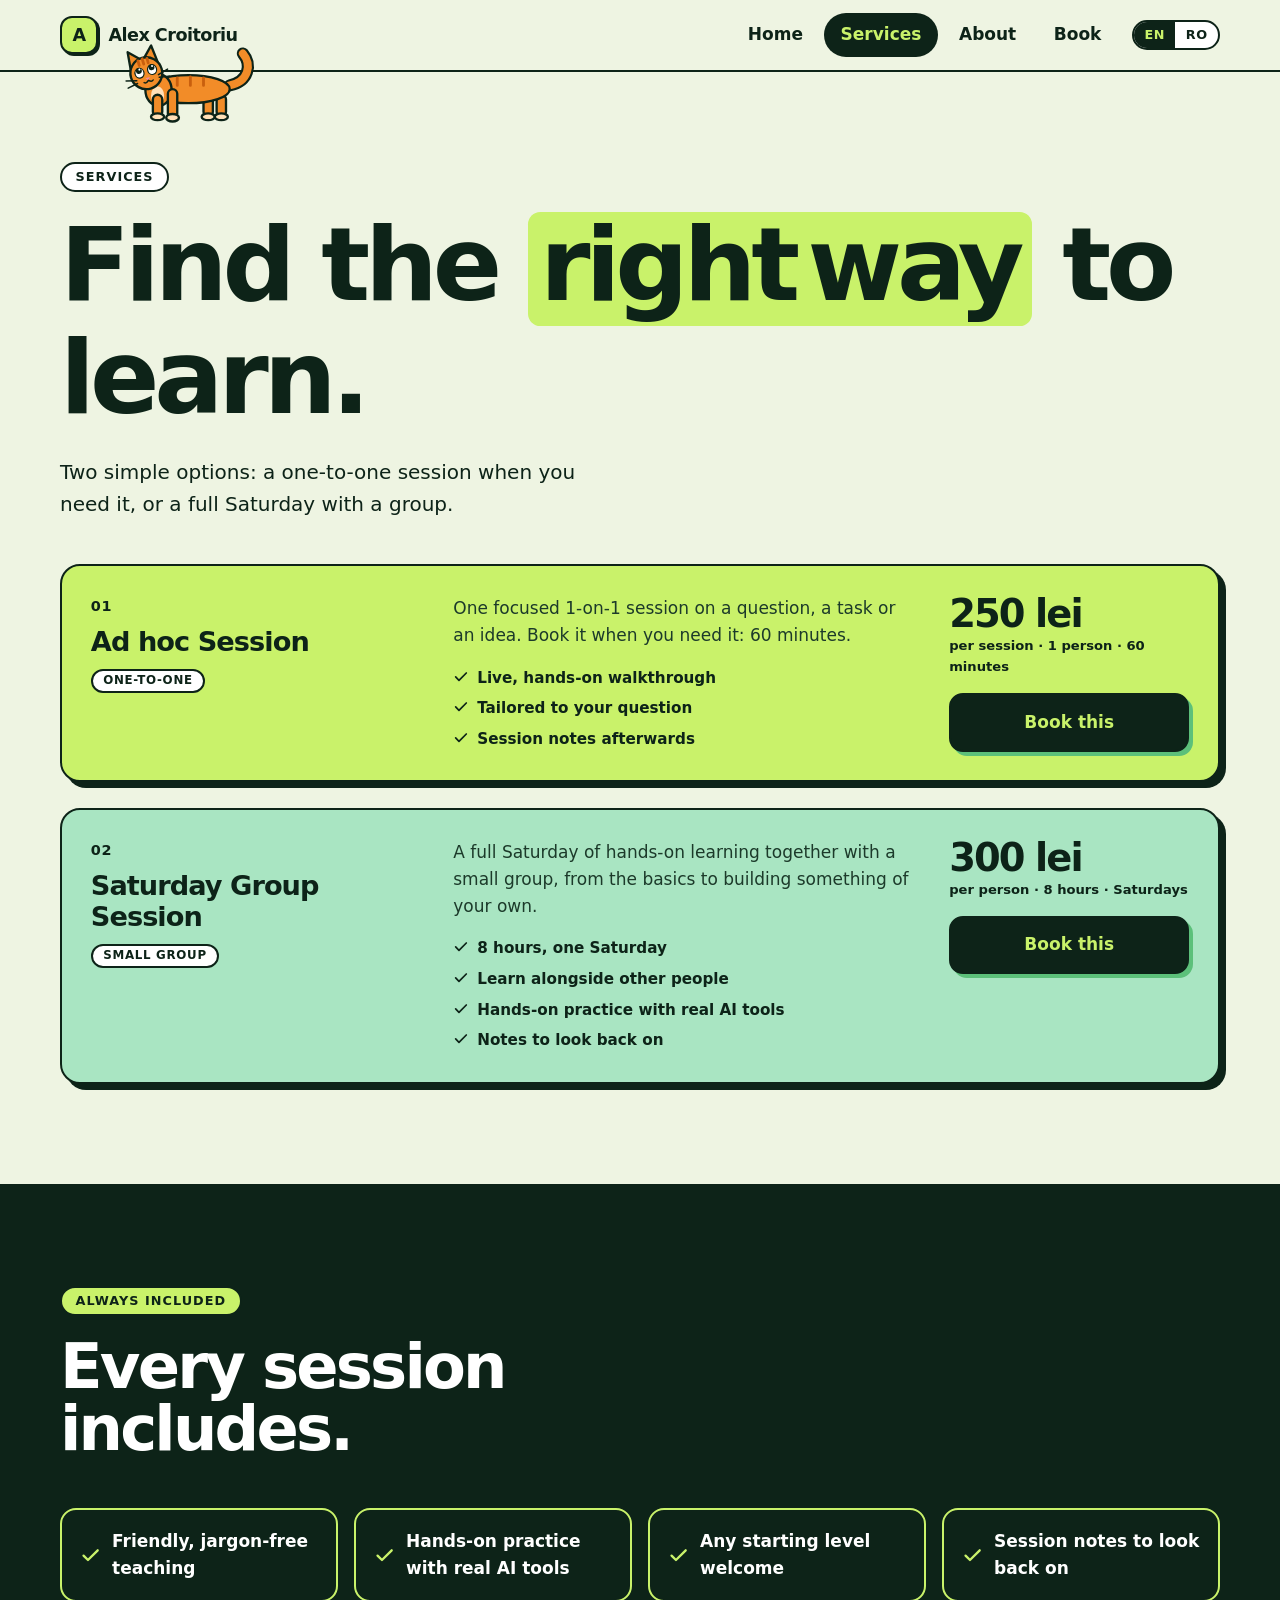
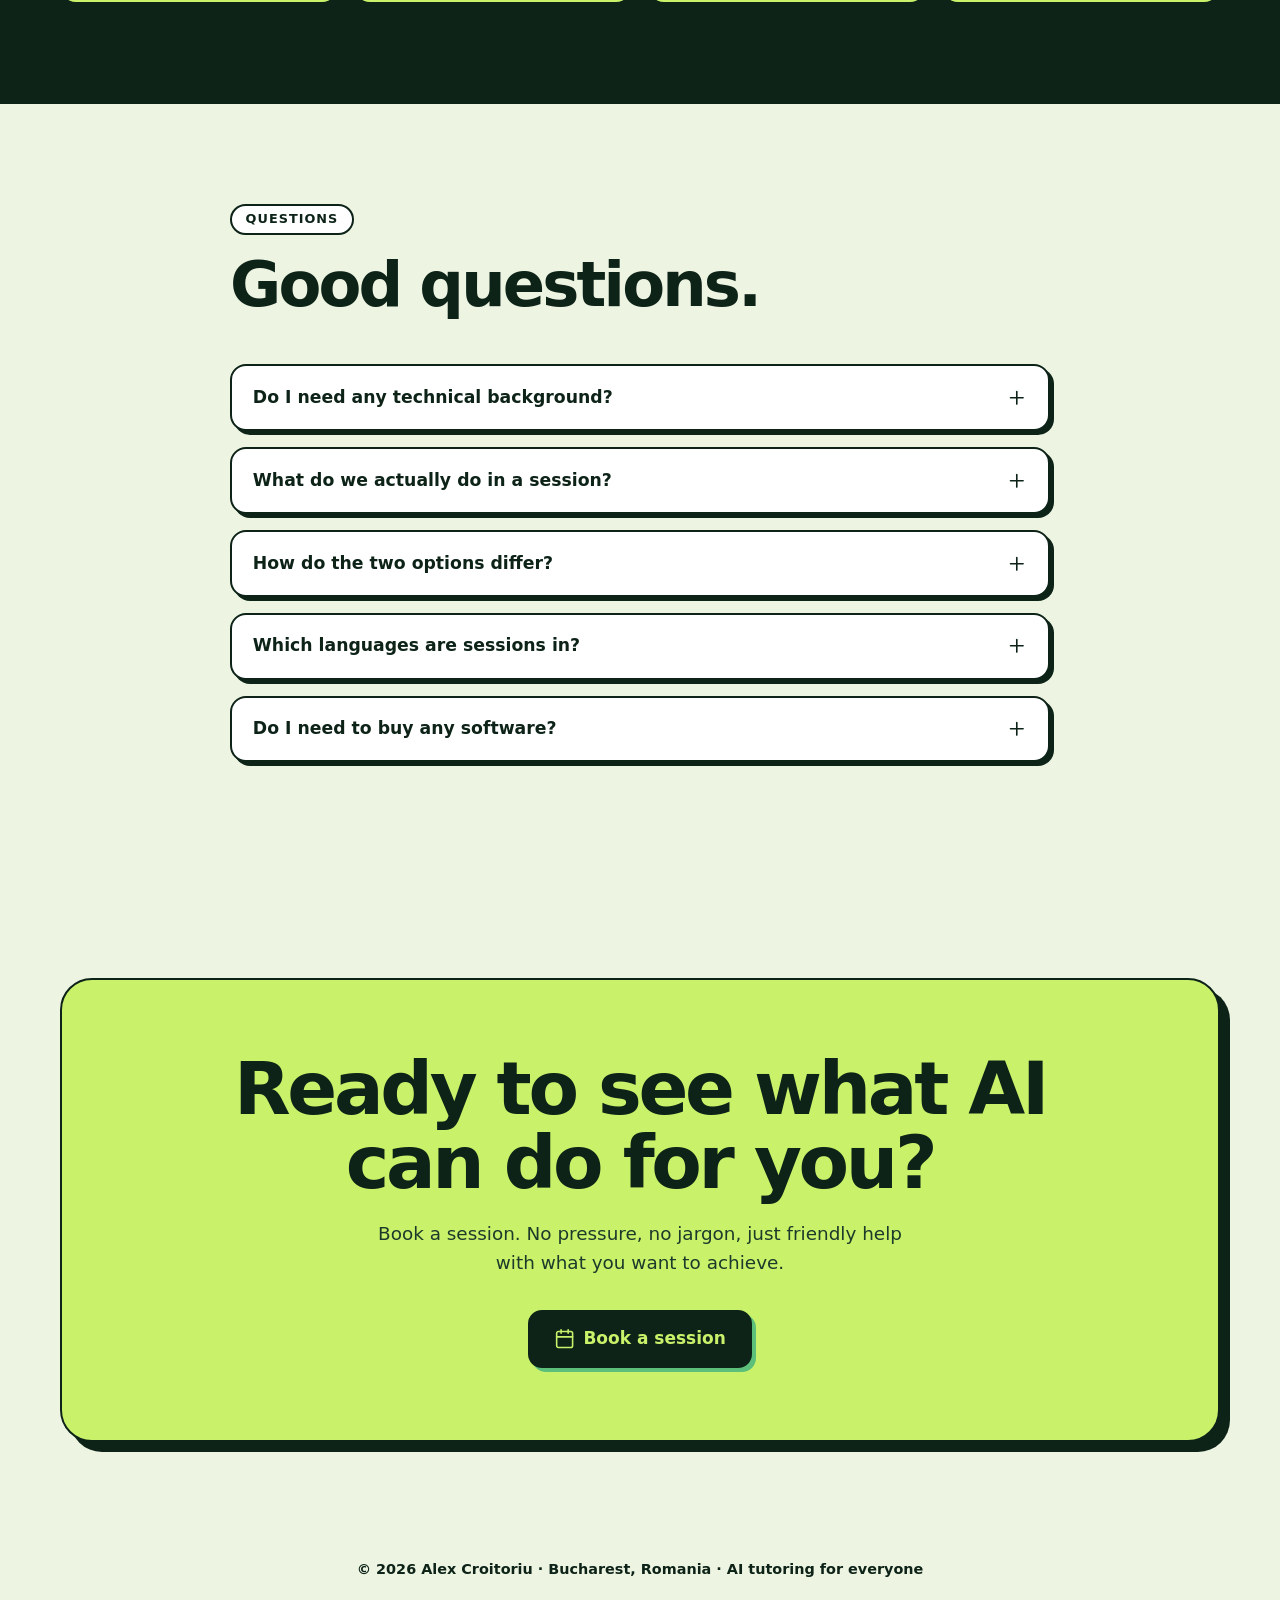
<file: en/services.html>
<!doctype html>
<html lang="en">
<head>
<meta charset="utf-8">
<meta name="viewport" content="width=device-width, initial-scale=1">
<title>Services · Alex Croitoriu</title>
<meta name="description" content="AI tutoring prices: ad hoc one-to-one sessions at 250 lei and Saturday group sessions at 300 lei per person.">
<link rel="canonical" href="https://andreeaioan97-maker.github.io/alex-ai-tutoring/en/services.html">
<link rel="alternate" hreflang="en" href="https://andreeaioan97-maker.github.io/alex-ai-tutoring/en/services.html">
<link rel="alternate" hreflang="ro" href="https://andreeaioan97-maker.github.io/alex-ai-tutoring/services.html">
<link rel="alternate" hreflang="x-default" href="https://andreeaioan97-maker.github.io/alex-ai-tutoring/services.html">
<meta property="og:title" content="Services · Alex Croitoriu">
<meta property="og:description" content="AI tutoring prices: ad hoc one-to-one sessions at 250 lei and Saturday group sessions at 300 lei per person.">
<meta property="og:type" content="website">
<meta property="og:url" content="https://andreeaioan97-maker.github.io/alex-ai-tutoring/en/services.html">
<meta property="og:locale" content="en_US">
<meta name="theme-color" content="#c9f26a">
<link rel="icon" href="data:image/svg+xml,%3Csvg xmlns='http://www.w3.org/2000/svg' viewBox='0 0 64 64'%3E%3Crect x='9' y='9' width='50' height='50' rx='13' fill='%230d2318'/%3E%3Crect x='4' y='4' width='50' height='50' rx='13' fill='%23c9f26a' stroke='%230d2318' stroke-width='4'/%3E%3Ctext x='29' y='41' text-anchor='middle' font-family='Arial,Helvetica,sans-serif' font-weight='900' font-size='32' fill='%230d2318'%3EA%3C/text%3E%3C/svg%3E">
<link rel="stylesheet" href="../assets/style.css?v=4757fccb">
</head>
<body class="page-services">
<svg width="0" height="0" style="position:absolute" aria-hidden="true"><defs><symbol id="i-sparkles" viewBox="0 0 24 24"><path d="m12 3-1.9 5.8a2 2 0 0 1-1.3 1.3L3 12l5.8 1.9a2 2 0 0 1 1.3 1.3L12 21l1.9-5.8a2 2 0 0 1 1.3-1.3L21 12l-5.8-1.9a2 2 0 0 1-1.3-1.3z"/></symbol><symbol id="i-briefcase" viewBox="0 0 24 24"><rect x="2" y="7" width="20" height="14" rx="2"/><path d="M16 21V5a2 2 0 0 0-2-2h-4a2 2 0 0 0-2 2v16"/></symbol><symbol id="i-zap" viewBox="0 0 24 24"><path d="M13 2 3 14h9l-1 8 10-12h-9l1-8z"/></symbol><symbol id="i-book" viewBox="0 0 24 24"><path d="M2 3h6a4 4 0 0 1 4 4v14a3 3 0 0 0-3-3H2z"/><path d="M22 3h-6a4 4 0 0 0-4 4v14a3 3 0 0 1 3-3h7z"/></symbol><symbol id="i-bulb" viewBox="0 0 24 24"><path d="M15 14c.2-1 .7-1.7 1.5-2.5 1-.9 1.5-2.2 1.5-3.5A6 6 0 0 0 6 8c0 1 .2 2.2 1.5 3.5.7.7 1.3 1.5 1.5 2.5"/><path d="M9 18h6"/><path d="M10 22h4"/></symbol><symbol id="i-users" viewBox="0 0 24 24"><path d="M16 21v-2a4 4 0 0 0-4-4H6a4 4 0 0 0-4 4v2"/><circle cx="9" cy="7" r="4"/><path d="M22 21v-2a4 4 0 0 0-3-3.87"/><path d="M16 3.13a4 4 0 0 1 0 7.75"/></symbol><symbol id="i-message" viewBox="0 0 24 24"><path d="M21 15a2 2 0 0 1-2 2H7l-4 4V5a2 2 0 0 1 2-2h14a2 2 0 0 1 2 2z"/></symbol><symbol id="i-code" viewBox="0 0 24 24"><path d="m16 18 6-6-6-6"/><path d="m8 6-6 6 6 6"/></symbol><symbol id="i-shield" viewBox="0 0 24 24"><path d="M12 22s8-4 8-10V5l-8-3-8 3v7c0 6 8 10 8 10z"/></symbol><symbol id="i-compass" viewBox="0 0 24 24"><circle cx="12" cy="12" r="10"/><path d="m16.24 7.76-2.12 6.36-6.36 2.12 2.12-6.36z"/></symbol><symbol id="i-check" viewBox="0 0 24 24"><path d="M20 6 9 17l-5-5"/></symbol><symbol id="i-arrow" viewBox="0 0 24 24"><path d="M5 12h14"/><path d="m12 5 7 7-7 7"/></symbol><symbol id="i-plus" viewBox="0 0 24 24"><path d="M12 5v14"/><path d="M5 12h14"/></symbol><symbol id="i-calendar" viewBox="0 0 24 24"><rect x="3" y="4" width="18" height="18" rx="2"/><path d="M16 2v4"/><path d="M8 2v4"/><path d="M3 10h18"/></symbol><symbol id="i-left" viewBox="0 0 24 24"><path d="m15 18-6-6 6-6"/></symbol><symbol id="i-right" viewBox="0 0 24 24"><path d="m9 18 6-6-6-6"/></symbol></defs></svg>

<header class="top"><div class="wrap bar">
  <a class="brand" href="index.html" aria-label="Alex Croitoriu"><span class="logo" aria-hidden="true">A</span><span class="nm" aria-hidden="true"><span class="w"><i style="--i:1">A</i><i style="--i:2">l</i><i style="--i:3">e</i><i style="--i:4">x</i></span> <span class="w"><i style="--i:5">C</i><i style="--i:6">r</i><i style="--i:7">o</i><i style="--i:8">i</i><i style="--i:9">t</i><i style="--i:10">o</i><i style="--i:11">r</i><i style="--i:12">i</i><i style="--i:13">u</i></span></span></a>
  <nav class="links" aria-label="Main">
    <a href="index.html" data-nav="home">Home</a>
    <a href="services.html" aria-current="page">Services</a>
    <a href="index.html#about" data-nav="about">About</a>
    <a href="book.html">Book</a>
  </nav>
  <div class="langs" role="group" aria-label="Language"><span aria-current="true" lang="en">EN</span><a href="../services.html" hreflang="ro" lang="ro" aria-label="Română">RO</a></div>
  <button class="menu-btn" aria-label="Menu" aria-expanded="false"><span></span><span></span></button>
</div></header>
<div class="wrap cat-anchor"><svg class="cat" viewBox="0 0 160 80" aria-hidden="true"><g class="mv fadec"><g class="bw"><g class="pj" style="transform-origin:90px 76px"><g class="tailP" style="transform-origin:132px 42px"><path class="tail-k" d="M132 42 C152 38 156 20 146 8"/><path class="tail-o" d="M132 42 C152 38 156 20 146 8"/></g><rect class="o k" x="104" y="52" width="10" height="23" rx="5"/><rect class="o k" x="118" y="52" width="10" height="23" rx="5"/><ellipse class="l k" cx="109" cy="75.5" rx="7" ry="3.6"/><ellipse class="l k" cx="123" cy="75.5" rx="7" ry="3.6"/><g class="breathe" style="transform-origin:90px 62px"><ellipse class="o k" cx="88" cy="46" rx="44" ry="15"/><path class="stripe" d="M76 34v8M90 33v9M104 34v8"/></g><ellipse class="o k" cx="56" cy="47" rx="14" ry="17"/><ellipse class="l" cx="55" cy="53" rx="7" ry="10"/><rect class="o k" x="50" y="52" width="10" height="23" rx="5"/><ellipse class="l k" cx="55" cy="75.5" rx="7" ry="3.6"/><g class="paw" style="transform-origin:71px 48px"><rect class="o k" x="66" y="46" width="10" height="31" rx="5"/><ellipse class="l k" cx="71" cy="76.5" rx="6.8" ry="4"/></g><g transform="translate(43 29) rotate(-16)">
 <g class="ears" style="transform-origin:0 -10px"><path class="o k" d="M-15 -8 L-13 -27 L-1 -15 Z"/><path class="o k" d="M15 -8 L13 -27 L1 -15 Z"/></g><circle class="o k" r="17"/>
 <path class="stripe" d="M-5 -15v5M0 -16v6M5 -15v5"/>
 <g class="blink" style="transform-origin:0 -2px"><g class="look"><ellipse cx="-7" cy="-2" rx="4.8" ry="5.2" fill="#fff" stroke="#0d2318" stroke-width="1.3"/><ellipse cx="7" cy="-2" rx="4.8" ry="5.2" fill="#fff" stroke="#0d2318" stroke-width="1.3"/><circle class="eyef" cx="-7" cy="-4.6" r="3.2"/><circle class="eyef" cx="7" cy="-4.6" r="3.2"/><circle fill="#fff" cx="-6" cy="-5.7" r="1.1"/><circle fill="#fff" cx="8" cy="-5.7" r="1.1"/></g></g>
 <path class="nose" d="M-2.5 5 h5 l-2.5 3 z"/><path class="fine" d="M0 8 q-3 3 -5 1 M0 8 q3 3 5 1 M-12 5 l-11 -3 M-12 8 l-11 2 M12 5 l11 -3 M12 8 l11 2"/></g><path class="fine whoosh" d="M60 6 q7 -6 14 -1 M58 15 q9 -6 16 -1"/><path class="spark s1" d="M50 -6 l1.8 -4.6 l4.6 -1.8 l-4.6 -1.8 l-1.8 -4.6 l-1.8 4.6 l-4.6 1.8 l4.6 1.8z" transform="translate(0 6)"/><path class="spark s2" d="M70 -14 l1.4 -3.6 l3.6 -1.4 l-3.6 -1.4 l-1.4 -3.6 l-1.4 3.6 l-3.6 1.4 l3.6 1.4z" transform="translate(0 6)"/></g><ellipse class="dust" cx="50" cy="78" rx="6" ry="2.5"/><ellipse class="dust" cx="100" cy="78" rx="8" ry="2.5"/><ellipse class="dust" cx="130" cy="78" rx="5" ry="2"/></g></g></g></svg></div>
<main>
<section class="hero hero-sm"><div class="wrap">
  <span class="label">Services</span>
  <h1>Find the <mark><span>right</span> <span>way</span></mark> to learn.</h1>
  <p class="lead">Two simple options: a one-to-one session when you need it, or a full Saturday with a group.</p>
</div></section>

<section class="section tight"><div class="wrap">
  <div class="slabs">
<article class="slab s0">
  <div class="slab-l"><span class="slabno">01</span><h3>Ad hoc Session</h3><span class="tag">One-to-one</span></div>
  <div class="slab-m"><p>One focused 1-on-1 session on a question, a task or an idea. Book it when you need it: 60 minutes.</p><ul class="ticks"><li><svg class="ic " aria-hidden="true"><use href="#i-check"/></svg>Live, hands-on walkthrough</li><li><svg class="ic " aria-hidden="true"><use href="#i-check"/></svg>Tailored to your question</li><li><svg class="ic " aria-hidden="true"><use href="#i-check"/></svg>Session notes afterwards</li></ul></div>
  <div class="slab-r"><div class="price"><span class="amt">250 lei</span><span class="note">per session · 1 person · 60 minutes</span></div><a class="btn btn-ink btn-block" href="book.html">Book this</a></div>
</article>
<article class="slab s1">
  <div class="slab-l"><span class="slabno">02</span><h3>Saturday Group Session</h3><span class="tag">Small group</span></div>
  <div class="slab-m"><p>A full Saturday of hands-on learning together with a small group, from the basics to building something of your own.</p><ul class="ticks"><li><svg class="ic " aria-hidden="true"><use href="#i-check"/></svg>8 hours, one Saturday</li><li><svg class="ic " aria-hidden="true"><use href="#i-check"/></svg>Learn alongside other people</li><li><svg class="ic " aria-hidden="true"><use href="#i-check"/></svg>Hands-on practice with real AI tools</li><li><svg class="ic " aria-hidden="true"><use href="#i-check"/></svg>Notes to look back on</li></ul></div>
  <div class="slab-r"><div class="price"><span class="amt">300 lei</span><span class="note">per person · 8 hours · Saturdays</span></div><a class="btn btn-ink btn-block" href="book.html">Book this</a></div>
</article></div>
</div></section>

<section class="section inkband"><div class="wrap">
  <div class="sec-head"><span class="label light">Always included</span><h2>Every session includes.</h2></div>
  <ul class="inc"><li><svg class="ic " aria-hidden="true"><use href="#i-check"/></svg><span>Friendly, jargon-free teaching</span></li><li><svg class="ic " aria-hidden="true"><use href="#i-check"/></svg><span>Hands-on practice with real AI tools</span></li><li><svg class="ic " aria-hidden="true"><use href="#i-check"/></svg><span>Any starting level welcome</span></li><li><svg class="ic " aria-hidden="true"><use href="#i-check"/></svg><span>Session notes to look back on</span></li></ul>
</div></section>


<section class="section"><div class="wrap narrow">
  <div class="sec-head"><span class="label">Questions</span><h2>Good questions.</h2></div>
  <div class="faq"><details><summary><span>Do I need any technical background?</span><svg class="ic " aria-hidden="true"><use href="#i-plus"/></svg></summary><p>Not at all. Alex works with complete beginners and experienced professionals alike, and starts wherever you are.</p></details><details><summary><span>What do we actually do in a session?</span><svg class="ic " aria-hidden="true"><use href="#i-plus"/></svg></summary><p>We start from something you want to get done (writing, planning, research, an idea) and work on it together, live, using real AI tools.</p></details><details><summary><span>How do the two options differ?</span><svg class="ic " aria-hidden="true"><use href="#i-plus"/></svg></summary><p>An ad hoc session is one-to-one, 60 minutes, and you book it whenever you need it. The group session is a full 8-hour Saturday with a small group.</p></details><details><summary><span>Which languages are sessions in?</span><svg class="ic " aria-hidden="true"><use href="#i-plus"/></svg></summary><p>English or Romanian, whichever you are more comfortable with.</p></details><details><summary><span>Do I need to buy any software?</span><svg class="ic " aria-hidden="true"><use href="#i-plus"/></svg></summary><p>Many AI tools have free versions. Alex will help you work out what you actually need before you spend anything.</p></details></div>
</div></section>

<section class="section"><div class="wrap">
  <div class="cta">
    <h2>Ready to see what AI can do for you?</h2>
    <p>Book a session. No pressure, no jargon, just friendly help with what you want to achieve.</p>
    <a class="btn btn-ink" href="book.html"><svg class="ic " aria-hidden="true"><use href="#i-calendar"/></svg> Book a session</a>
  </div>
</div></section>
</main>
<footer class="foot"><div class="wrap">© 2026 Alex Croitoriu · Bucharest, Romania · AI tutoring for everyone</div></footer>
<script src="../assets/config.js?v=6dcd5f30"></script>
<script src="../assets/site.js?v=9d1f6f69"></script>
</body>
</html>
</file>
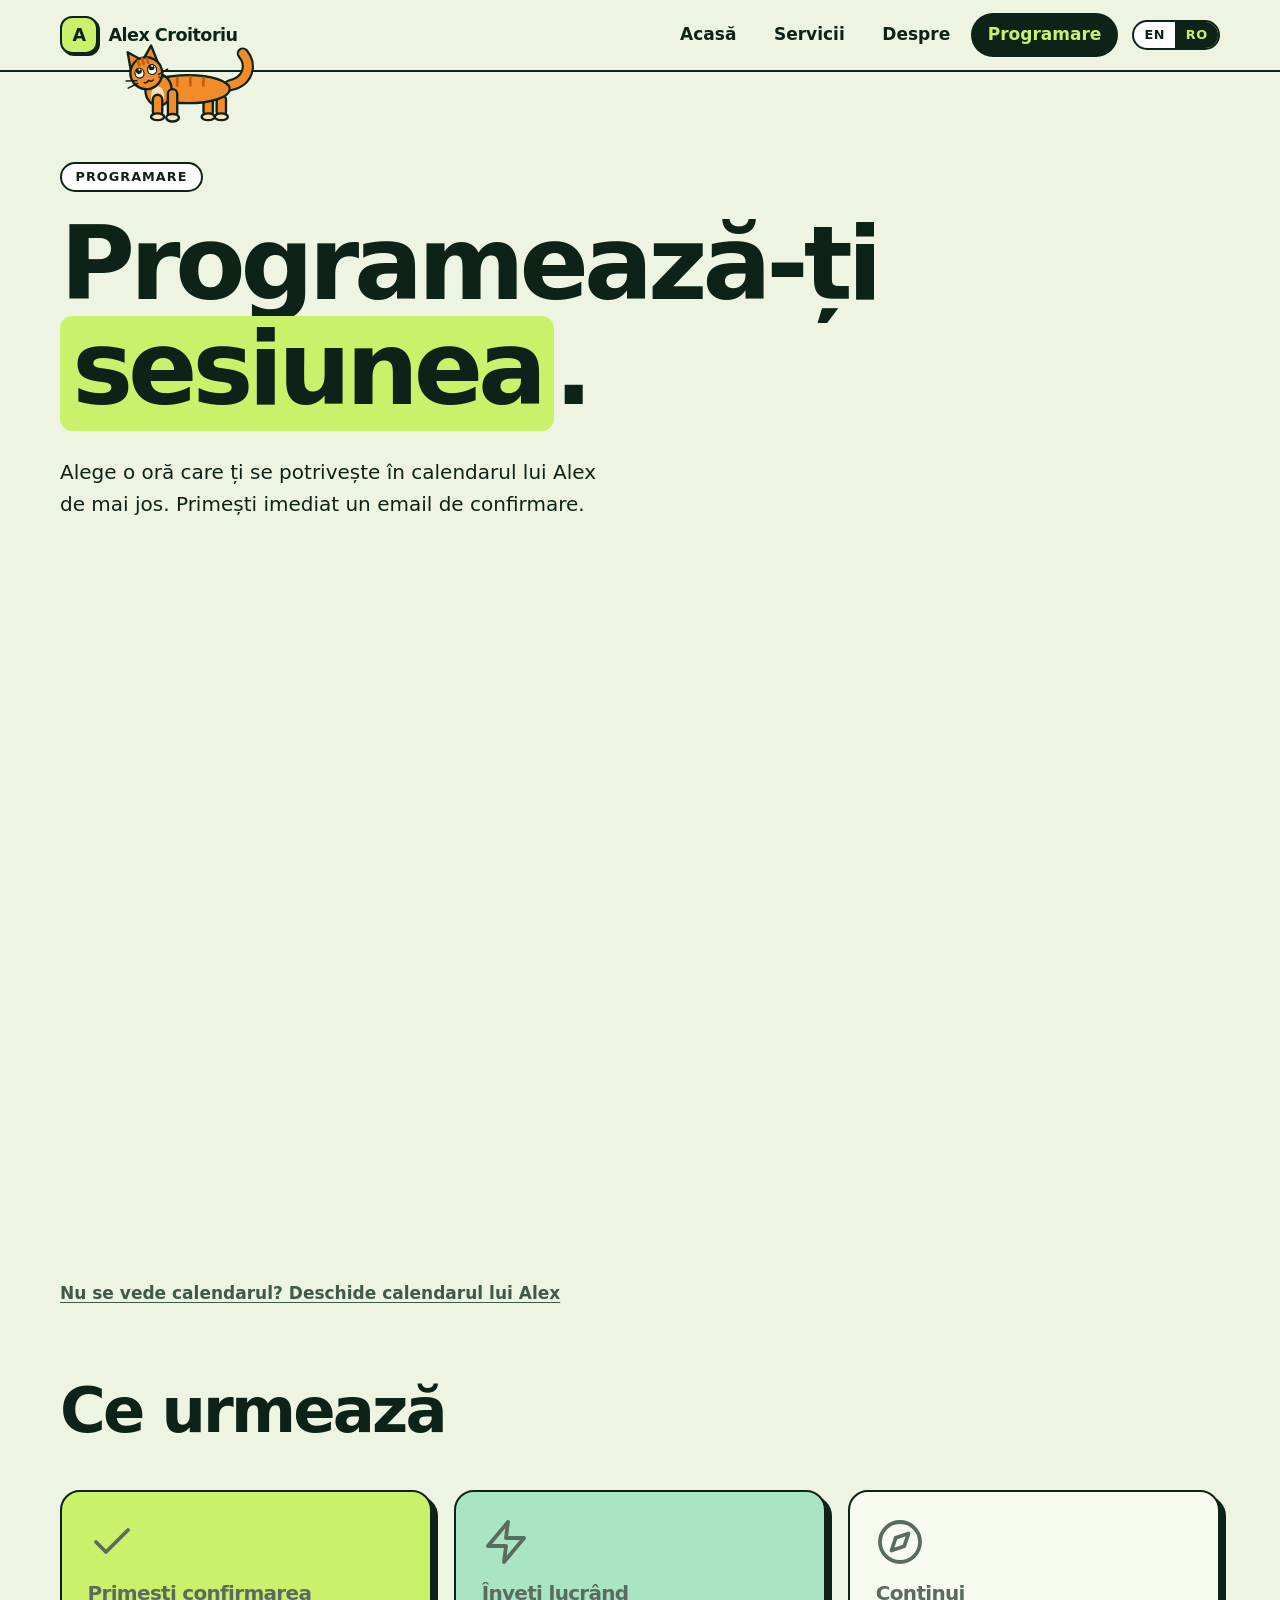
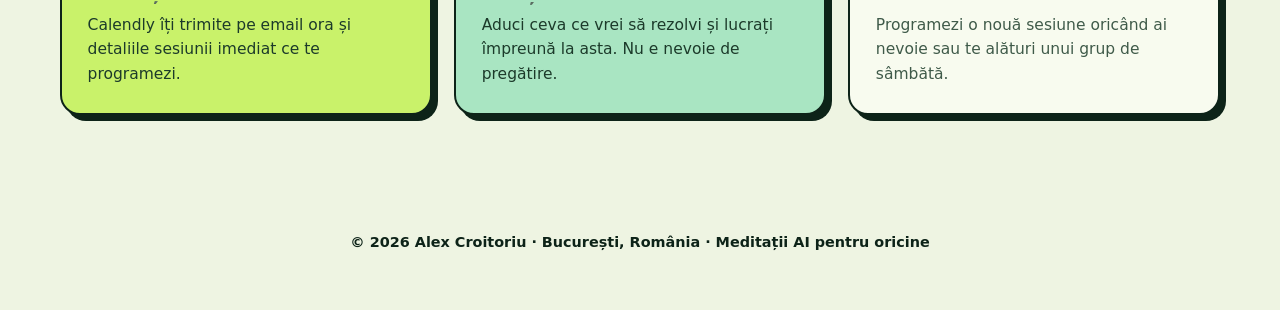
<file: ro/book.html>
<!doctype html>
<html lang="ro">
<head>
<meta charset="utf-8">
<title>Alex Croitoriu</title>
<meta name="robots" content="noindex">
<link rel="canonical" href="https://andreeaioan97-maker.github.io/alex-ai-tutoring/book.html">
<meta http-equiv="refresh" content="0; url=../book.html">
<script>location.replace("../book.html" + location.search + location.hash);</script>
</head>
<body><p><a href="../book.html">https://andreeaioan97-maker.github.io/alex-ai-tutoring/book.html</a></p></body>
</html>
</file>
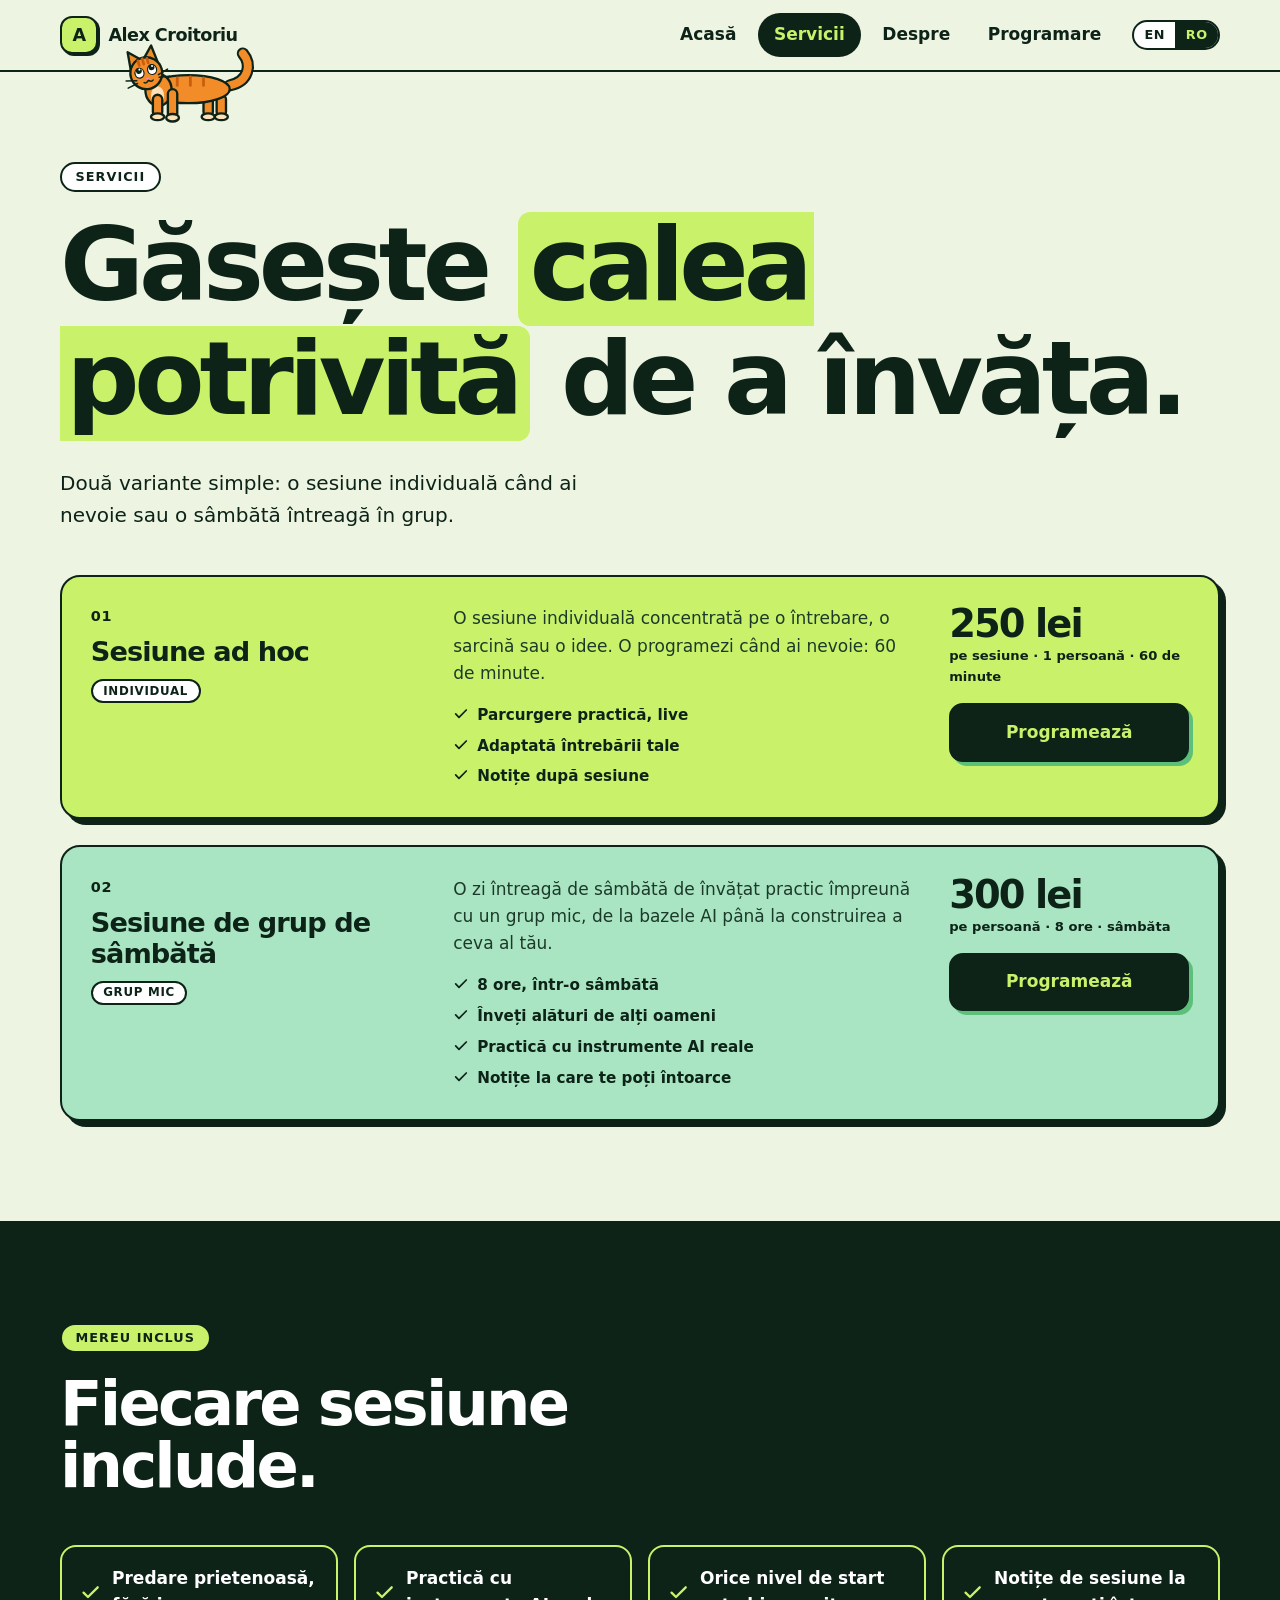
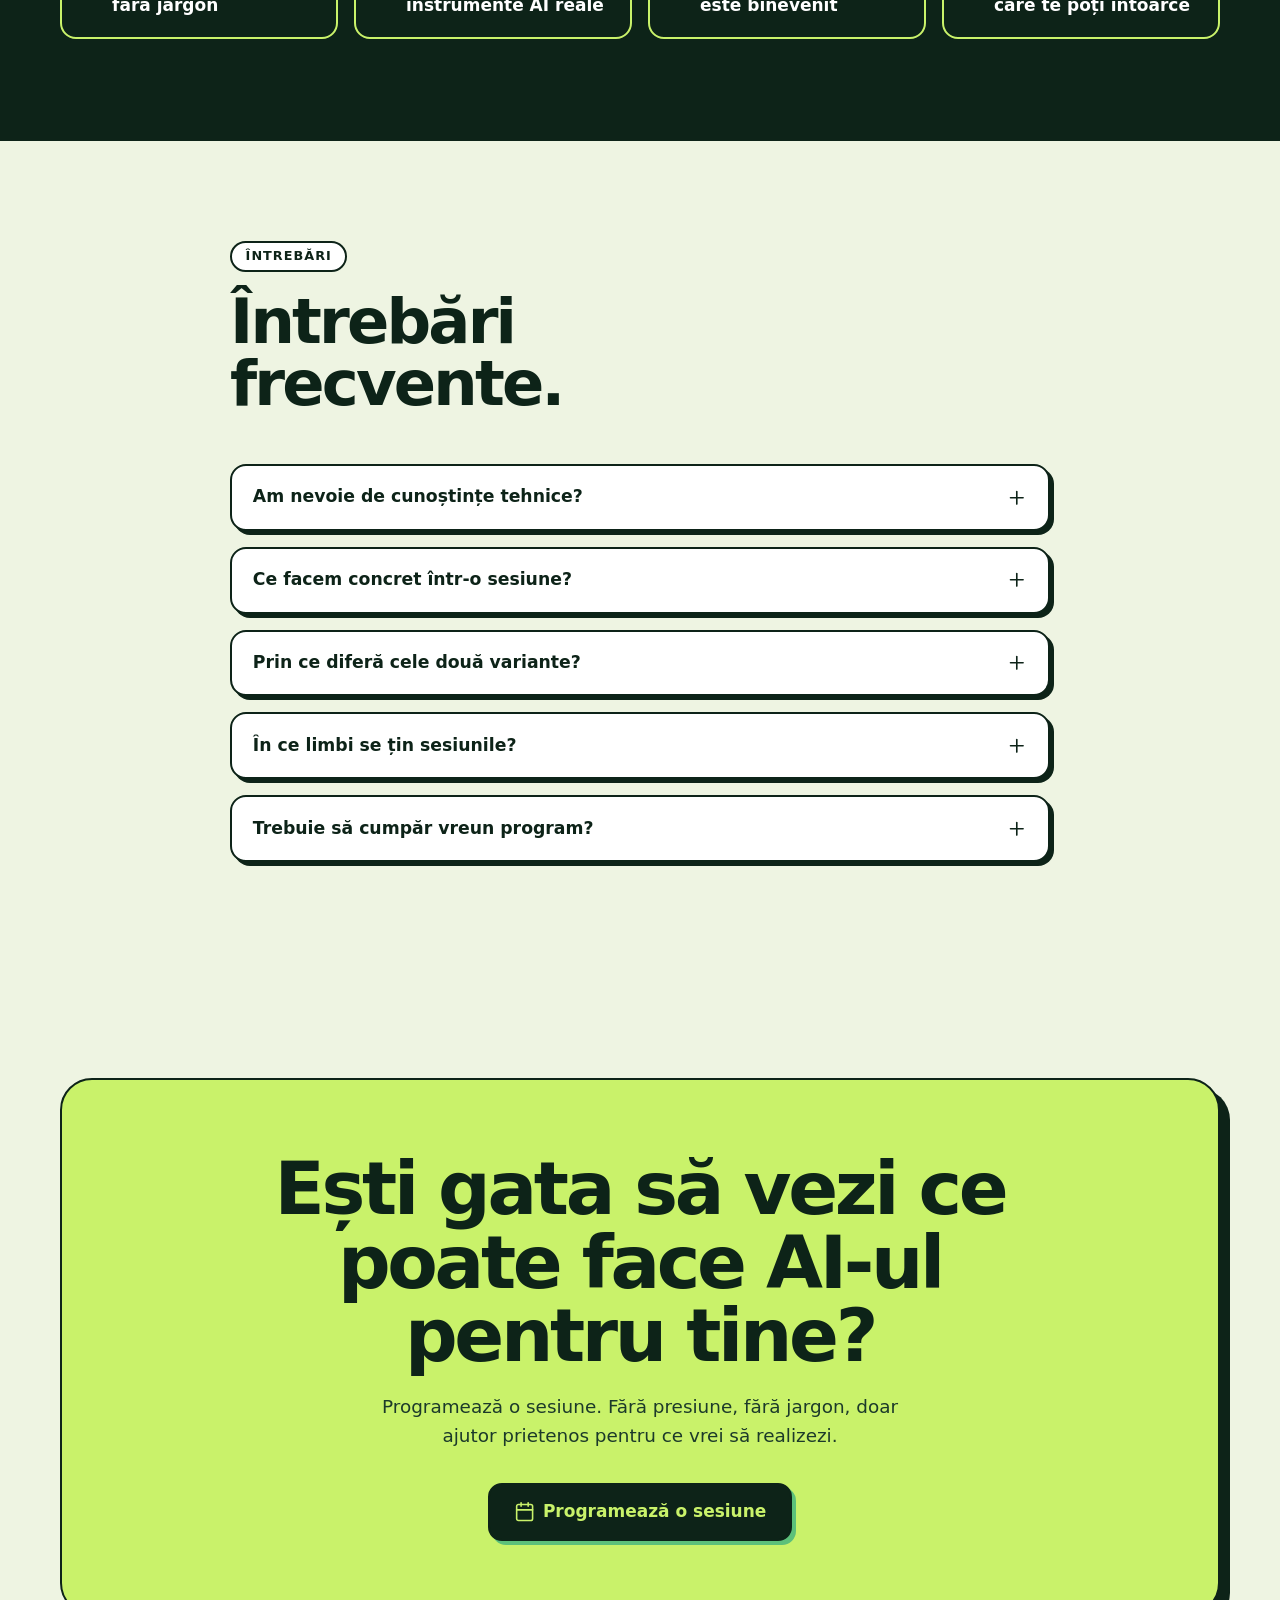
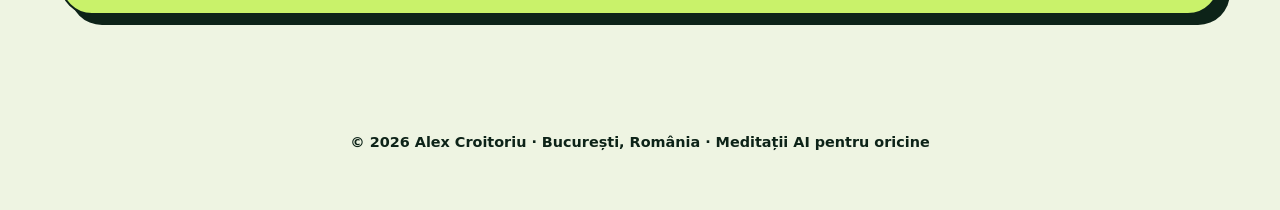
<file: ro/services.html>
<!doctype html>
<html lang="ro">
<head>
<meta charset="utf-8">
<title>Alex Croitoriu</title>
<meta name="robots" content="noindex">
<link rel="canonical" href="https://andreeaioan97-maker.github.io/alex-ai-tutoring/services.html">
<meta http-equiv="refresh" content="0; url=../services.html">
<script>location.replace("../services.html" + location.search + location.hash);</script>
</head>
<body><p><a href="../services.html">https://andreeaioan97-maker.github.io/alex-ai-tutoring/services.html</a></p></body>
</html>
</file>
<file: assets/style.css>
*,*::before,*::after{box-sizing:border-box}
*{margin:0}
html{scroll-behavior:smooth;-webkit-text-size-adjust:100%;scroll-padding-top:90px}
body{min-height:100vh;text-rendering:optimizeLegibility;-webkit-font-smoothing:antialiased;overflow-x:hidden}
img,svg{display:block;max-width:100%}
a{color:inherit;text-decoration:none}
button{font:inherit;color:inherit;background:none;border:0;cursor:pointer}
ul,ol{padding:0;list-style:none}
.ic{width:1.25em;height:1.25em;flex:none;fill:none;stroke:currentColor;stroke-width:1.8;stroke-linecap:round;stroke-linejoin:round}
.wrap{width:min(var(--max,1120px),100% - 40px);margin-inline:auto}
.menu-btn{display:none;width:44px;height:44px;align-items:center;justify-content:center;flex-direction:column;gap:6px;border-radius:12px}
.menu-btn span{display:block;width:22px;height:2px;background:currentColor;border-radius:2px;transition:transform .2s}
.nav-open .menu-btn span:first-child{transform:translateY(4px) rotate(45deg)}
.nav-open .menu-btn span:last-child{transform:translateY(-4px) rotate(-45deg)}
details>summary{list-style:none;cursor:pointer}
details>summary::-webkit-details-marker{display:none}
details>summary .ic{transition:transform .2s}
details[open]>summary .ic{transform:rotate(45deg)}
:focus-visible{outline:3px solid var(--focus,currentColor);outline-offset:3px}
@media (prefers-reduced-motion:reduce){html{scroll-behavior:auto}*,*::before,*::after{animation:none!important;transition:none!important}}
.sr{position:absolute;width:1px;height:1px;overflow:hidden;clip:rect(0 0 0 0);white-space:nowrap}
/* Option 5 · Lime & Ink */
:root{--bg:#eef4e2;--ink:#0d2318;--lime:#c9f26a;--mint:#a9e5c2;--leaf:#5cc07a;--pale:#f8fbef;--muted:#3f5a49;--focus:#0d2318;--max:1160px;--r:20px;--sh:6px 6px 0 var(--ink)}
body{font:17px/1.6 system-ui,-apple-system,"Segoe UI",Roboto,sans-serif;color:var(--ink);background:var(--bg)}
h1,h2,h3{font-weight:850;letter-spacing:-.035em;line-height:1}
h1{--h1:clamp(2.8rem,8.2vw,6.4rem);font-size:var(--h1);letter-spacing:-.05em;line-height:1.02}
h2{font-size:clamp(2.1rem,5vw,3.9rem);letter-spacing:-.045em}
h3{font-size:1.25rem;line-height:1.15}
p{color:var(--muted)}
mark{background:none;color:var(--ink)}
/* Headline highlight: one fixed-height box per word (line-height:1), so the line makes room for it and it never covers the line above or below. */
h1 mark{font-size:0}
h1 mark span{display:inline-block;font-size:var(--h1);line-height:1;background:var(--lime);padding:.02em .06em .1em}
h1 mark span:first-child{padding-left:.12em;border-radius:.12em 0 0 .12em}
h1 mark span:last-child{padding-right:.12em;border-radius:0 .12em .12em 0}
h1 mark span:only-child{border-radius:.12em}
.label{display:inline-block;border:2px solid var(--ink);background:#fff;border-radius:999px;padding:.2rem .85rem;font-weight:800;font-size:.8rem;letter-spacing:.08em;text-transform:uppercase;margin-bottom:1.2rem}
.label.light{background:var(--lime);color:var(--ink)}

.btn{display:inline-flex;align-items:center;justify-content:center;gap:.5rem;padding:.85rem 1.5rem;border:2px solid var(--ink);border-radius:14px;background:var(--lime);color:var(--ink);font-weight:800;box-shadow:4px 4px 0 var(--ink);transition:transform .12s,box-shadow .12s}
.btn:hover{transform:translate(3px,3px);box-shadow:1px 1px 0 var(--ink)}
.btn-white{background:#fff}
.btn-ink{background:var(--ink);color:var(--lime);box-shadow:4px 4px 0 var(--leaf)}
.btn-sm{padding:.5rem 1rem;font-size:.92rem;box-shadow:3px 3px 0 var(--ink)}
.btn-block{width:100%}

.top{position:sticky;top:0;z-index:20;background:var(--bg);border-bottom:2px solid var(--ink)}
.bar{position:relative;display:flex;align-items:center;gap:1.2rem;min-height:70px}
.brand{display:flex;align-items:center;gap:.65rem;font-weight:850;letter-spacing:-.03em;font-size:1.1rem;margin-right:auto}
.logo{width:38px;height:38px;border:2px solid var(--ink);border-radius:12px;background:var(--lime);display:grid;place-items:center;font-weight:900;box-shadow:2px 2px 0 var(--ink)}
.links{display:flex;gap:.3rem}
.links a{padding:.4rem .9rem;border-radius:999px;font-weight:700;border:2px solid transparent}
.links a:hover{border-color:var(--ink)}
.links a[aria-current]{background:var(--ink);color:var(--lime)}

.hero{padding:clamp(40px,7vw,90px) 0 clamp(48px,7vw,86px)}
.hero-grid{display:grid;grid-template-columns:1.35fr .65fr;gap:clamp(2rem,5vw,4rem);align-items:center}
.lead{font-size:1.25rem;max-width:34rem;margin:1.6rem 0 2rem;color:var(--ink)}
.cta-row{display:flex;flex-wrap:wrap;gap:1rem}
.hero-sm{padding-bottom:44px}
.hero-sm .lead{margin-bottom:0}
.sticker-wrap{position:relative;padding:1rem}
.sticker{aspect-ratio:1;border:2px solid var(--ink);border-radius:30px;background:var(--mint);transform:rotate(3deg);box-shadow:8px 8px 0 var(--ink);display:grid;place-items:center;font-size:clamp(4rem,9vw,7rem);font-weight:900;letter-spacing:-.06em}
.hi{position:absolute;top:-4px;left:-8px;transform:rotate(-6deg);background:var(--lime);border:2px solid var(--ink);border-radius:16px 16px 16px 4px;padding:.5rem .9rem;font-weight:850;box-shadow:3px 3px 0 var(--ink)}

.strip{background:var(--ink);color:var(--lime);overflow:hidden;border-block:2px solid var(--ink);padding:.9rem 0;white-space:nowrap}
.strip-in{display:inline-flex;gap:2rem;animation:run 40s linear infinite;font-weight:850;font-size:1.4rem;letter-spacing:-.02em;text-transform:uppercase}
.strip-in i{font-style:normal;color:var(--leaf)}
@keyframes run{to{transform:translateX(-50%)}}

.section{padding:clamp(52px,8vw,100px) 0}
.section.tight{padding-top:0}
.narrow{--max:820px}
.sec-head{margin-bottom:clamp(1.8rem,4vw,3rem)}
.sec-head h2{max-width:14ch}
.cards{display:grid;grid-template-columns:repeat(3,1fr);gap:1.4rem}
.stk{border:2px solid var(--ink);border-radius:var(--r);padding:1.6rem;box-shadow:var(--sh);background:var(--pale);transition:transform .15s,box-shadow .15s}
.cards .stk:hover{transform:translate(-3px,-3px);box-shadow:9px 9px 0 var(--ink)}
.stk>.ic{width:34px;height:34px;margin-bottom:1rem;stroke-width:2}
.stk p{margin-top:.5rem;font-size:.97rem}
.s0{background:var(--lime)}.s1{background:var(--mint)}.s2{background:var(--pale)}.s3{background:#d7efb5}
.s0 p,.s1 p{color:#1c3a2a}
/* "How it works" steps: a quiet grey icon and title instead of a big number */
.steps .step-ic{display:block;width:48px;height:48px;stroke-width:1.9;color:#5a6b60;margin-bottom:1rem}
.steps h3{color:#5a6b60}

.inkband{background:var(--ink);color:#fff;border-block:2px solid var(--ink)}
.inkband h2{color:#fff}
.lrows li{display:grid;grid-template-columns:5rem 1fr 1.3fr;gap:1.5rem;align-items:baseline;padding:1.4rem 0;border-top:2px solid rgba(201,242,106,.35)}
.lrows li:last-child{border-bottom:2px solid rgba(201,242,106,.35)}
.lrows .n{font-size:2.6rem;font-weight:900;letter-spacing:-.05em;color:transparent;-webkit-text-stroke:1.5px var(--lime)}
.lrows h3{color:var(--lime);font-size:1.5rem}
.lrows p{color:#b8d4c3}

.about{display:grid;grid-template-columns:1.2fr .8fr;gap:clamp(1.5rem,4vw,3rem);background:var(--lime);border:2px solid var(--ink);border-radius:28px;box-shadow:8px 8px 0 var(--ink);padding:clamp(1.5rem,4vw,3rem)}
.about p{color:#1c3a2a;margin-top:1rem;font-size:1.05rem}
.chips{display:flex;flex-wrap:wrap;gap:.5rem;margin-top:1.4rem}
.chips li{background:#fff;border:2px solid var(--ink);border-radius:999px;padding:.2rem .8rem;font-weight:750;font-size:.88rem}
.pillars{display:grid;gap:.8rem;align-content:start}
.pillars div{background:#fff;border:2px solid var(--ink);border-radius:16px;padding:1rem 1.2rem}
.pillars p{margin-top:.2rem;font-size:.93rem}

.minis{display:grid;grid-template-columns:repeat(2,1fr);gap:1.4rem}
.mini{position:relative;border:2px solid var(--ink);border-radius:var(--r);box-shadow:var(--sh);padding:1.6rem 4rem 1.6rem 1.6rem;transition:transform .15s,box-shadow .15s}
.mini:hover{transform:translate(-3px,-3px);box-shadow:9px 9px 0 var(--ink)}
.mini p{margin-top:.4rem;font-size:.96rem;color:#1c3a2a}
.mini .go{position:absolute;right:1.4rem;top:1.5rem;width:40px;height:40px;border:2px solid var(--ink);border-radius:50%;background:#fff;display:grid;place-items:center}
.slabno{display:block;font-weight:900;font-size:.9rem;letter-spacing:.05em;margin-bottom:.5rem}
.more{margin-top:2.4rem}
.slot{display:flex;gap:1rem;align-items:center;background:#fff;box-shadow:var(--sh);transform:rotate(-.6deg)}
.slot>.ic{margin:0}

.faq details{border:2px solid var(--ink);border-radius:16px;background:#fff;padding:1.1rem 1.3rem;margin-bottom:1rem;box-shadow:4px 4px 0 var(--ink)}
.faq details[open]{background:var(--lime)}
.faq summary{display:flex;justify-content:space-between;gap:1rem;align-items:center;font-weight:800;font-size:1.08rem}
.faq details p{margin-top:.7rem;color:#1c3a2a}

.cta{border:2px solid var(--ink);border-radius:32px;background:var(--lime);box-shadow:10px 10px 0 var(--ink);padding:clamp(2rem,6vw,4.5rem);text-align:center}
.cta h2{font-size:clamp(2.2rem,6vw,4.6rem);max-width:16ch;margin:0 auto}
.cta p{color:#1c3a2a;max-width:34rem;margin:1.2rem auto 2rem;font-size:1.15rem}
.foot{padding:1rem 0 3.5rem;text-align:center;font-weight:650;font-size:.9rem}

/* services page */
.slabs{display:grid;gap:1.6rem}
.slab{position:relative;display:grid;grid-template-columns:1fr 1.4fr 15rem;gap:1.8rem;align-items:start;border:2px solid var(--ink);border-radius:var(--r);box-shadow:var(--sh);padding:1.8rem}
.slab h3{font-size:1.7rem}
.slab p{color:#1c3a2a}
.tag{display:inline-block;margin-top:.7rem;border:2px solid var(--ink);border-radius:999px;background:#fff;padding:.05rem .65rem;font-size:.74rem;font-weight:800;letter-spacing:.06em;text-transform:uppercase}
.ticks{display:grid;gap:.4rem;margin-top:1rem;font-weight:600;font-size:.95rem}
.ticks li{display:flex;gap:.5rem;align-items:flex-start}
.ticks .ic{margin-top:.2em;width:1.05em;height:1.05em;stroke-width:2.6}
.slab-r{display:grid;gap:1rem}
.price{display:grid;gap:.1rem}
.amt{font-size:2.4rem;font-weight:900;letter-spacing:-.05em;line-height:1}
.price .note{font-size:.82rem;font-weight:600}
.slab.featured{transform:rotate(-.4deg)}
.stamp{position:absolute;top:-16px;right:20px;background:var(--ink);color:var(--lime);border-radius:999px;padding:.3rem .9rem;font-weight:850;font-size:.8rem;transform:rotate(3deg);letter-spacing:.04em;text-transform:uppercase}
.slab.group{margin-top:1.6rem;background:#fff}
.inc{display:grid;grid-template-columns:repeat(4,1fr);gap:1rem}
.inc li{display:flex;gap:.7rem;align-items:center;border:2px solid var(--lime);border-radius:16px;padding:1.1rem;font-weight:700;color:#fff}
.inc .ic{color:var(--lime);stroke-width:2.6}

@media (prefers-reduced-motion:reduce){.strip-in{animation:none}}
@media (max-width:1000px){
  .hero-grid,.about{grid-template-columns:1fr}
  .sticker-wrap{max-width:340px}
  .cards{grid-template-columns:repeat(2,1fr)}
  .slab{grid-template-columns:1fr 1fr}
  .slab-r{grid-column:1 / -1;grid-template-columns:1fr 1fr;align-items:end}
  .inc{grid-template-columns:1fr 1fr}
}
@media (max-width:820px){
  .menu-btn{display:flex;border:2px solid var(--ink)}
  .links{display:none;position:absolute;left:-20px;right:-20px;top:100%;flex-direction:column;background:var(--bg);border-bottom:2px solid var(--ink);padding:.6rem 20px 1rem}
  .nav-open .links{display:flex}
  .lrows li{grid-template-columns:3.5rem 1fr}
  .lrows li p{grid-column:2}
}
@media (max-width:640px){
  .cards,.minis,.slab,.inc{grid-template-columns:1fr}
  .slab-r{grid-template-columns:1fr}
  .slab.featured{transform:none}
  .cta{box-shadow:6px 6px 0 var(--ink)}
}

/* ---- additions for the final site ---- */
.sticker img{width:100%;height:100%;object-fit:cover;border-radius:inherit}
.bar{gap:.9rem}
.langs{display:flex;border:2px solid var(--ink);border-radius:999px;overflow:hidden;background:#fff;font-weight:850;font-size:.8rem;letter-spacing:.04em}
.langs a,.langs span{padding:.3rem .65rem;line-height:1.25}
.langs a:hover{background:var(--lime)}
.langs [aria-current]{background:var(--ink);color:var(--lime)}
.next-head{margin-top:clamp(2.5rem,6vw,4.5rem)}
.next-head h2{max-width:none}
.kind{background:#fff;display:grid;gap:.9rem;justify-items:start;transform:rotate(-.6deg)}
.kind .label{margin-bottom:0}
.kind h3{font-size:1.7rem}

/* demo */
.demo{display:grid;grid-template-columns:.95fr 1.05fr;gap:clamp(1.5rem,4vw,3.5rem);align-items:center}
.demo .lead{margin:1.2rem 0 1.4rem}
.mini-label{font-size:.78rem;font-weight:800;letter-spacing:.08em;text-transform:uppercase;margin-bottom:.6rem}
.task-chips{display:flex;flex-wrap:wrap;gap:.6rem;margin-bottom:1.6rem}
.chip-btn{border:2px solid var(--ink);border-radius:999px;background:#fff;padding:.4rem 1rem;font-weight:800;box-shadow:3px 3px 0 var(--ink);transition:transform .12s,box-shadow .12s}
.chip-btn:hover{transform:translate(2px,2px);box-shadow:1px 1px 0 var(--ink)}
.chip-btn[aria-pressed="true"]{background:var(--lime)}
.own{margin-bottom:1rem;color:var(--ink);font-weight:600}
.chat{border:2px solid var(--ink);border-radius:24px;background:#fff;box-shadow:8px 8px 0 var(--ink);overflow:hidden}
.chat-top{display:flex;justify-content:space-between;align-items:center;gap:1rem;padding:.8rem 1rem;border-bottom:2px solid var(--ink);background:var(--mint)}
.dots{display:flex;gap:.35rem}.dots i{width:12px;height:12px;border-radius:50%;border:2px solid var(--ink);background:#fff}
.seg{display:flex;border:2px solid var(--ink);border-radius:999px;overflow:hidden;background:#fff}
.seg button{padding:.3rem .85rem;font-weight:800;font-size:.85rem}
.seg button[aria-selected="true"]{background:var(--ink);color:var(--lime)}
.chat-body{padding:1.2rem;display:grid;gap:.8rem;min-height:270px;align-content:start}
.bub{max-width:92%;padding:.75rem 1rem;border:2px solid var(--ink);border-radius:18px;font-size:.97rem;line-height:1.5;white-space:pre-line;color:var(--ink)}
.bub.me{margin-left:auto;background:var(--lime);border-bottom-right-radius:4px}
.bub.ai{background:#fff;border-bottom-left-radius:4px}
.chat-note{padding:.75rem 1rem;border-top:2px solid var(--ink);background:var(--pale);font-weight:750;font-size:.92rem;color:var(--ink)}
.chat-note small{display:block;font-weight:600;color:var(--muted);margin-top:.15rem}

/* booking */
.alt{margin-top:1rem}
.alt[hidden]{display:none}

@media (max-width:1000px){
  .demo{grid-template-columns:1fr}
}
@media (max-width:820px){
  .menu-btn{order:5}
  .brand{margin-right:auto}
}
@media (max-width:480px){
  .bar{gap:.5rem}
  .brand{font-size:1rem;gap:.5rem}
  .logo{width:34px;height:34px}
  .langs a,.langs span{padding:.28rem .55rem}
  .chat-top{flex-wrap:wrap}
}

.trust{display:flex;flex-wrap:wrap;gap:.4rem 1.4rem;margin-top:1.7rem;font-weight:750;font-size:.95rem}
.trust li{display:flex;gap:.45rem;align-items:center}
.trust .ic{stroke-width:2.6}

/* ---- orange cat under the name ---- */
.brand{position:relative}
.nm .w{display:inline-block;white-space:nowrap}.nm i{display:inline-block;font-style:normal}
.cat-anchor{position:relative;z-index:21;height:0}
.cat{position:absolute;left:46px;top:-26px;width:150px;height:75px;overflow:visible;pointer-events:none}
.cat *{transform-box:view-box}
.cat .o{fill:#f28c28}.cat .l{fill:#ffe0b8}.cat .k{stroke:#0d2318;stroke-width:2.5;stroke-linejoin:round;stroke-linecap:round}
.cat .stripe{fill:none;stroke:#c95f0e;stroke-width:3;stroke-linecap:round}
.cat .fine{fill:none;stroke:#0d2318;stroke-width:1.6;stroke-linecap:round}
.cat .eyef{fill:#0d2318}.cat .nose{fill:#f08aa0}
.cat .tail-k{fill:none;stroke:#0d2318;stroke-width:13;stroke-linecap:round}
.cat .tail-o{fill:none;stroke:#f28c28;stroke-width:8.5;stroke-linecap:round}
.cat .spark{fill:#ffd23f;stroke:#0d2318;stroke-width:1.2;opacity:0;transform-box:fill-box;transform-origin:center}
.cat .dust{fill:#d8dcc8;opacity:0}.cat .whoosh{opacity:0}
.hero{padding-top:clamp(60px,7vw,90px)}
@media (max-width:480px){.cat{left:40px;width:124px;height:62px;top:-22px}}
@media (prefers-reduced-motion:no-preference){
 .breathe{animation:breathe 3.4s ease-in-out infinite}
 .blink{animation:blink 5s infinite}
 .twitch{animation:twitch 6s infinite}
 .look{animation:look 4s ease-in-out infinite}
 .pj{animation:pj 4s ease-in-out infinite}
 .paw{animation:pawS 4s ease-in-out infinite}
 .ears{animation:earsB 4s ease-in-out infinite}
 .tailP{animation:tailP 4s ease-in-out infinite}
 .whoosh{animation:whoosh 4s ease-in-out infinite}
 .dust{animation:dust 4s ease-out infinite}
 .spark{animation:spark 4s ease-out infinite}.s2{animation-delay:.12s}
 .fadec{animation:walkx 4s linear infinite,fadec 4s linear infinite}
 .bw{animation:bw 4s linear infinite}
 .at-top .nm i{animation:bump 4s ease-in-out infinite;animation-delay:calc(var(--i)*22ms)}
}
@keyframes breathe{0%,100%{transform:scale(1)}50%{transform:scale(1.035,1.07)}}
@keyframes blink{0%,92%,100%{transform:scaleY(1)}95%{transform:scaleY(.1)}}
@keyframes twitch{0%,90%,100%{transform:rotate(0)}93%{transform:rotate(-14deg)}96%{transform:rotate(4deg)}}
@keyframes look{0%,100%{transform:translate(0,0)}30%{transform:translate(1.8px,-.8px)}65%{transform:translate(-1.8px,-.4px)}}
@keyframes pj{0%,24%,100%{transform:none}27%{transform:rotate(-1.5deg)}30%{transform:rotate(1.5deg)}33%{transform:rotate(-1.5deg)}36%{transform:translate(0,2px) scale(1.07,.84)}44%{transform:translate(0,-12px) scale(.94,1.12)}50%{transform:translate(0,-14px) scale(.97,1.06)}59%{transform:translate(0,0) scale(1.1,.86)}65%{transform:scale(.98,1.04)}72%{transform:none}}
@keyframes pawS{0%,36%{transform:rotate(0)}44%{transform:rotate(150deg)}48%{transform:rotate(128deg)}52%{transform:rotate(166deg)}56%{transform:rotate(130deg)}64%,100%{transform:rotate(0)}}
@keyframes earsB{0%,32%,66%,100%{transform:none}38%,60%{transform:scaleY(.5)}}
@keyframes tailP{0%,100%{transform:rotate(8deg)}15%{transform:rotate(-6deg)}30%{transform:rotate(8deg)}40%{transform:rotate(-16deg)}52%{transform:rotate(-4deg)}60%{transform:rotate(-18deg)}78%{transform:rotate(8deg)}}
@keyframes whoosh{0%,42%{opacity:0}46%,56%{opacity:1}62%,100%{opacity:0}}
@keyframes dust{0%,57%{opacity:0;transform:scale(.6)}61%{opacity:.9}72%,100%{opacity:0;transform:translateY(-4px) scale(1.7)}}
@keyframes spark{0%,49%{opacity:0;transform:scale(.2)}53%{opacity:1;transform:scale(1.3) rotate(10deg)}62%,100%{opacity:0;transform:scale(.6)}}
@keyframes bump{0%,50%,66%,100%{transform:none}55%{transform:translateY(-6px) rotate(-5deg)}60%{transform:translateY(1px)}}
@keyframes walkx{0%{transform:translateX(64px)}30%{transform:translateX(0)}85.9%{transform:translateX(0)}86%,100%{transform:translateX(64px)}}
@keyframes fadec{0%{opacity:0}4%{opacity:1}80%{opacity:1}86%,100%{opacity:0}}
@keyframes bw{0%,6%,12%,18%,24%,30%{transform:translateY(0)}3%,9%,15%,21%,27%{transform:translateY(-1.8px)}}

.calendly-wrap[hidden]{display:none}
.calendly-wrap .alt a{font-weight:700;text-decoration:underline;text-underline-offset:3px}
</file>
